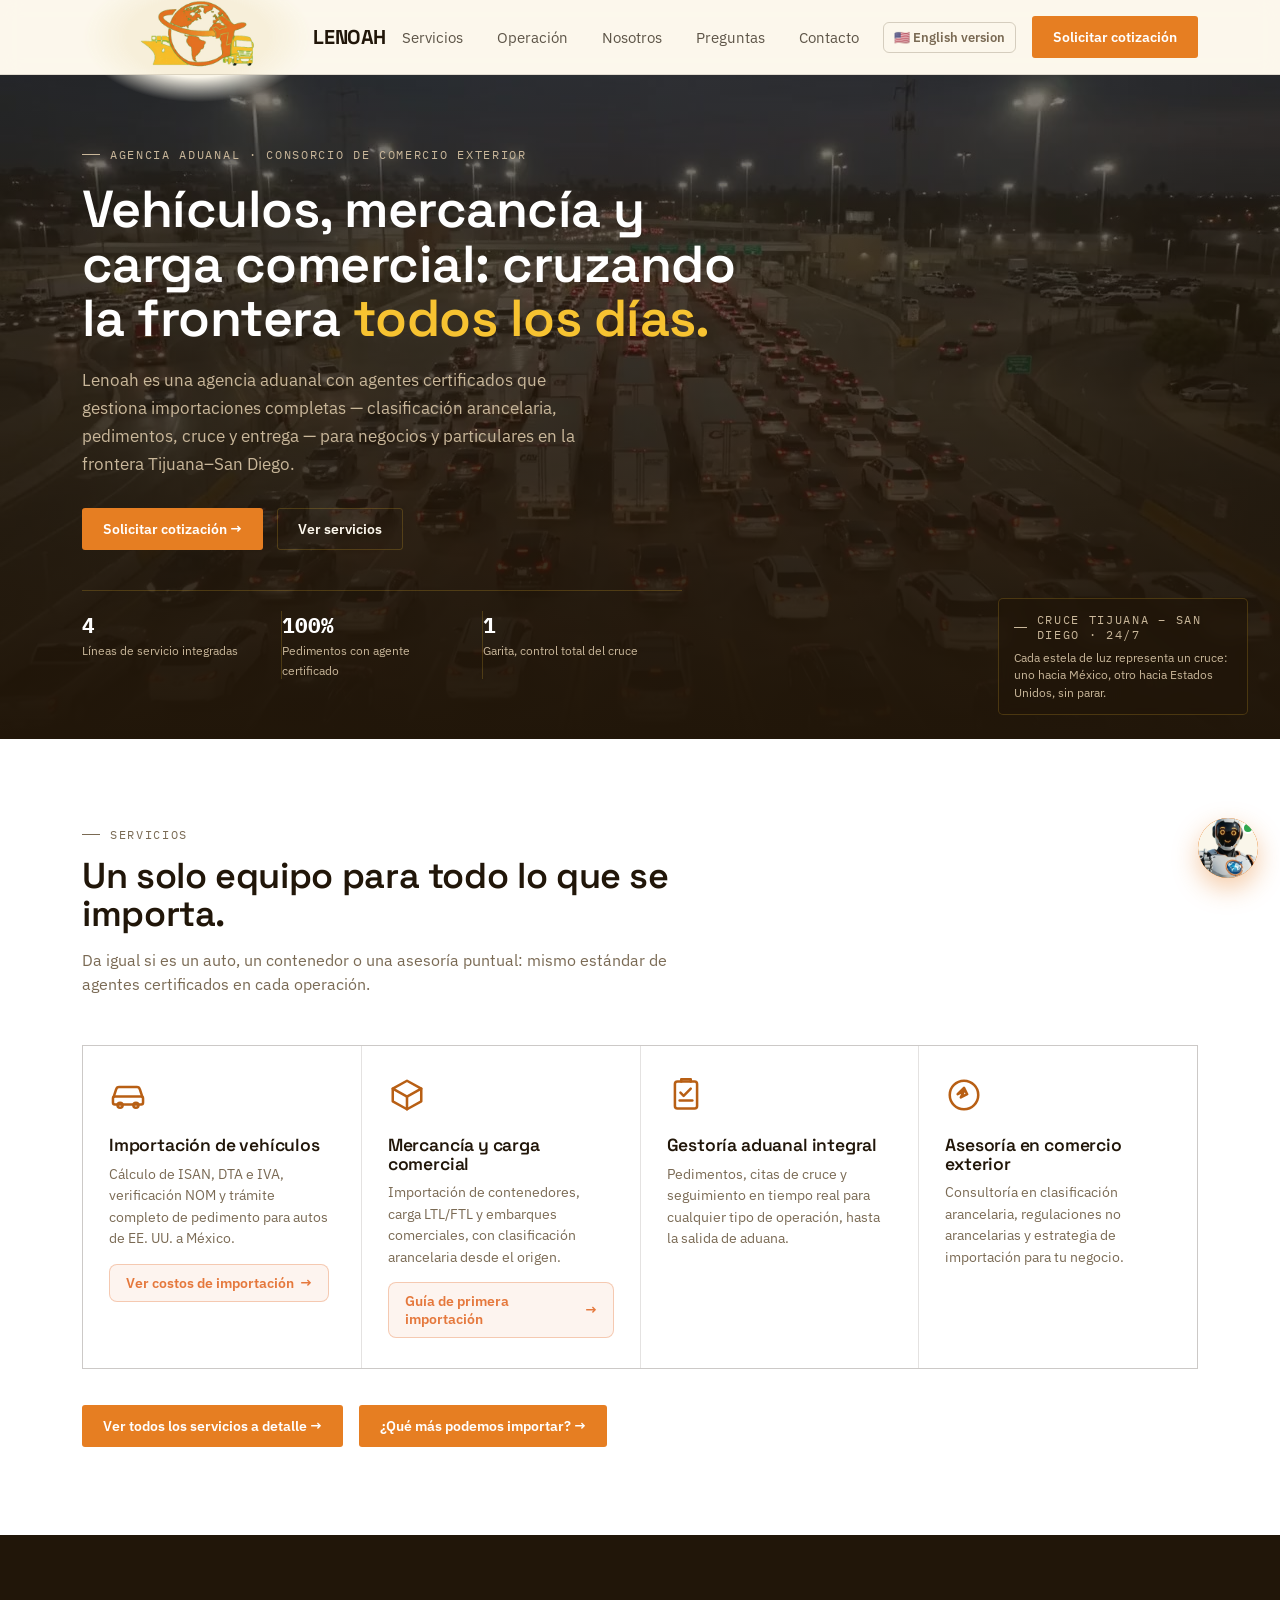
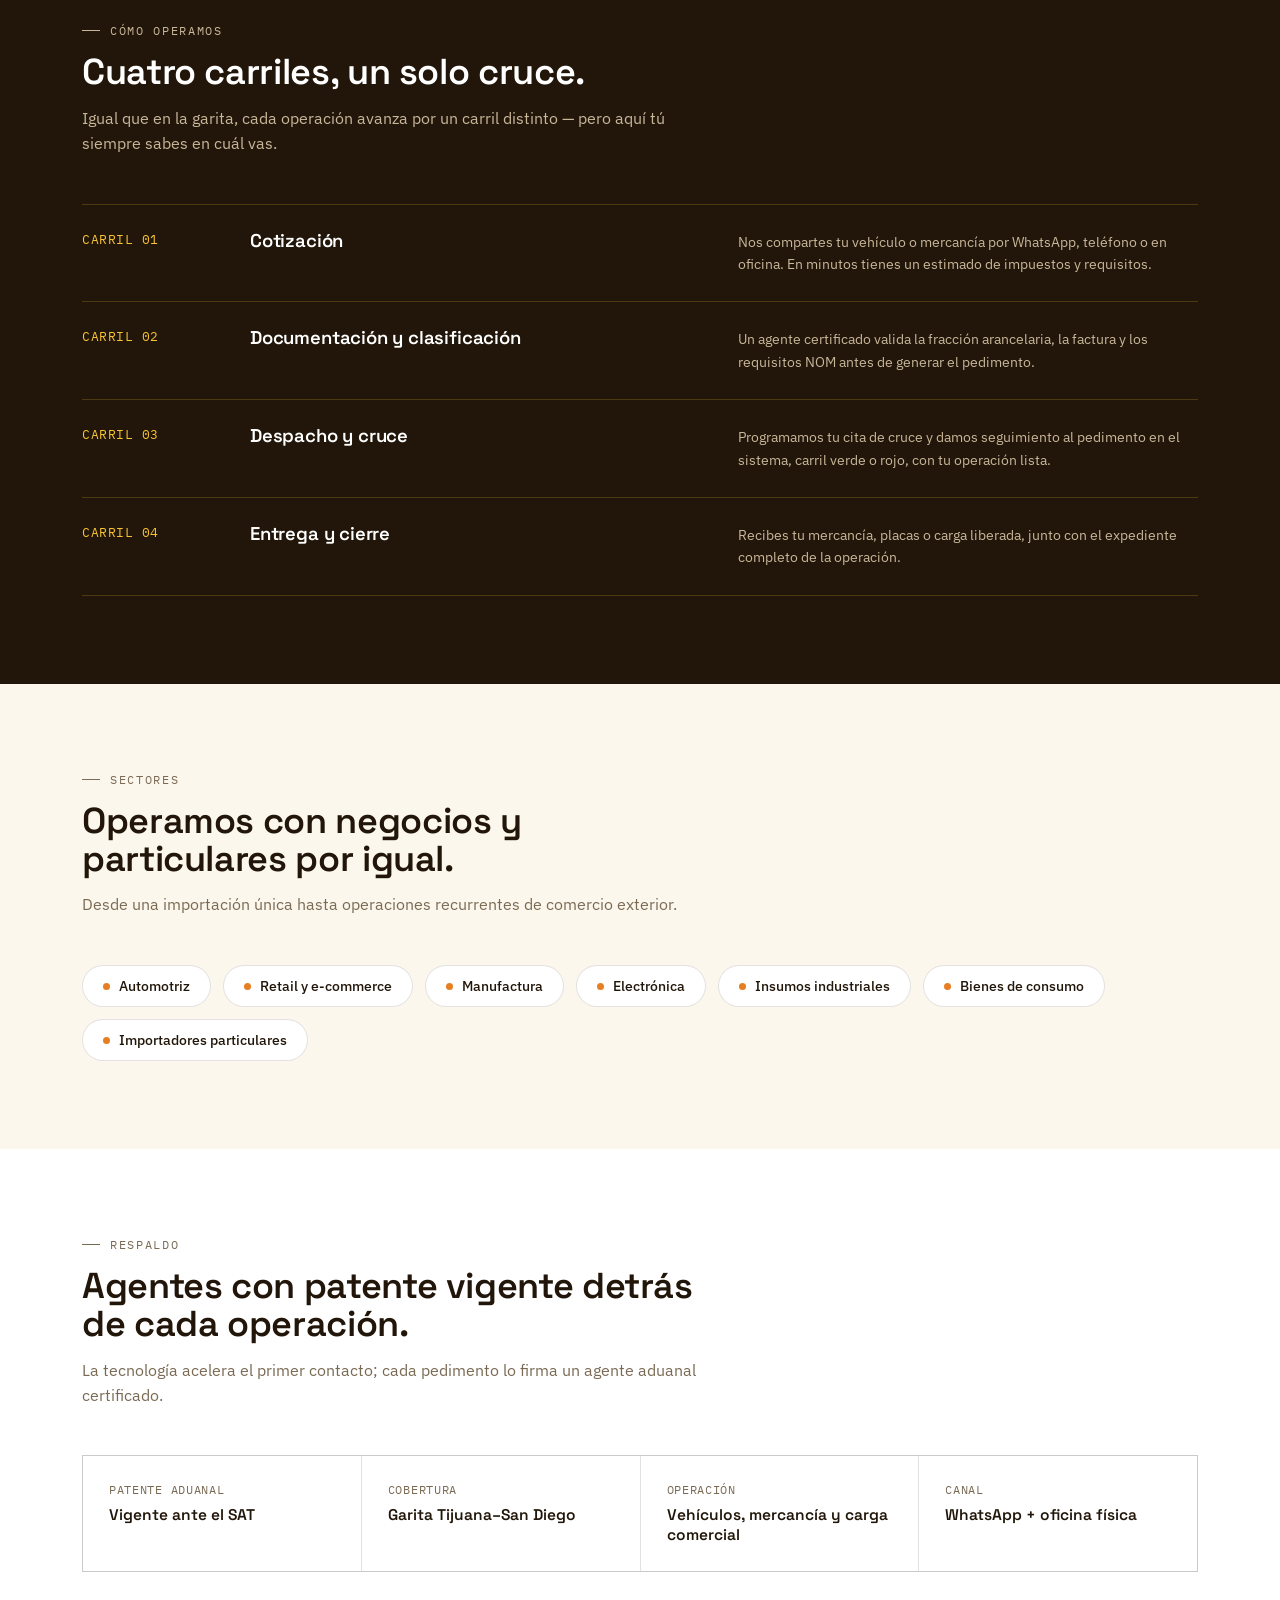
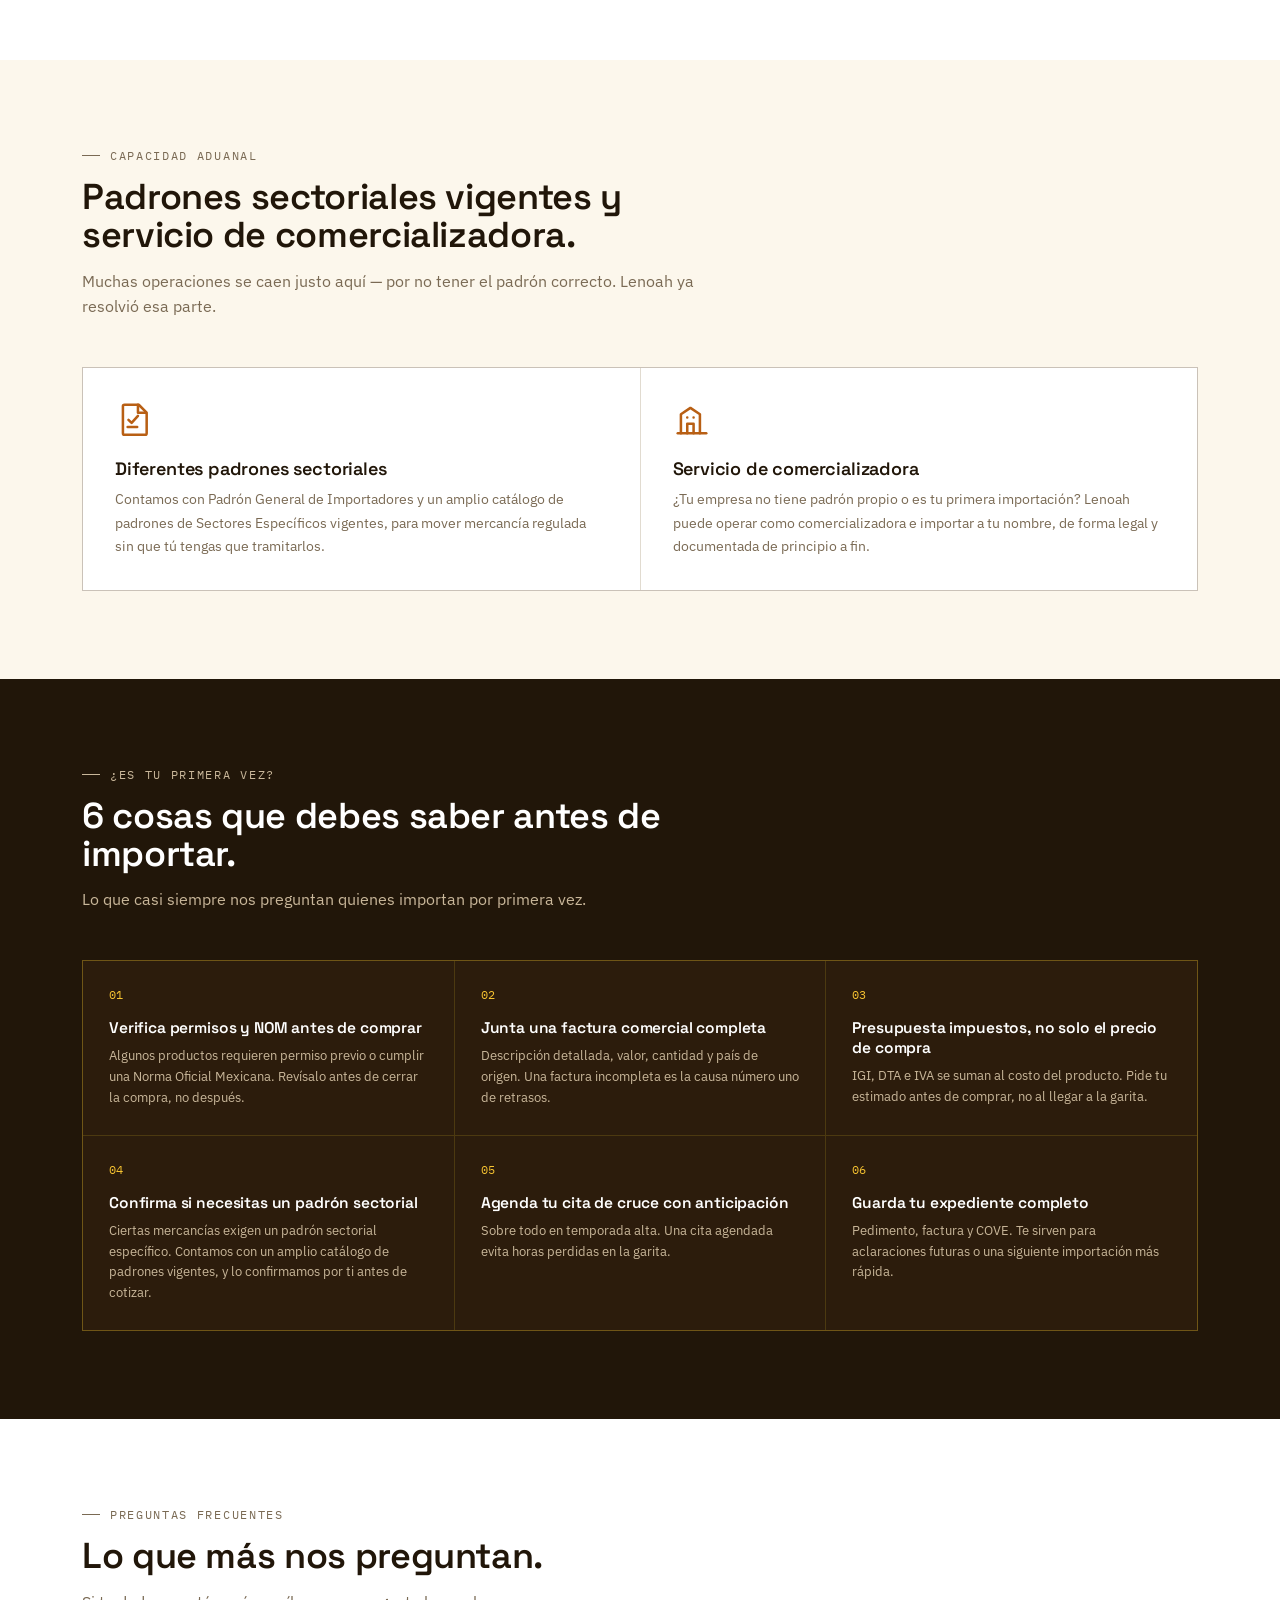
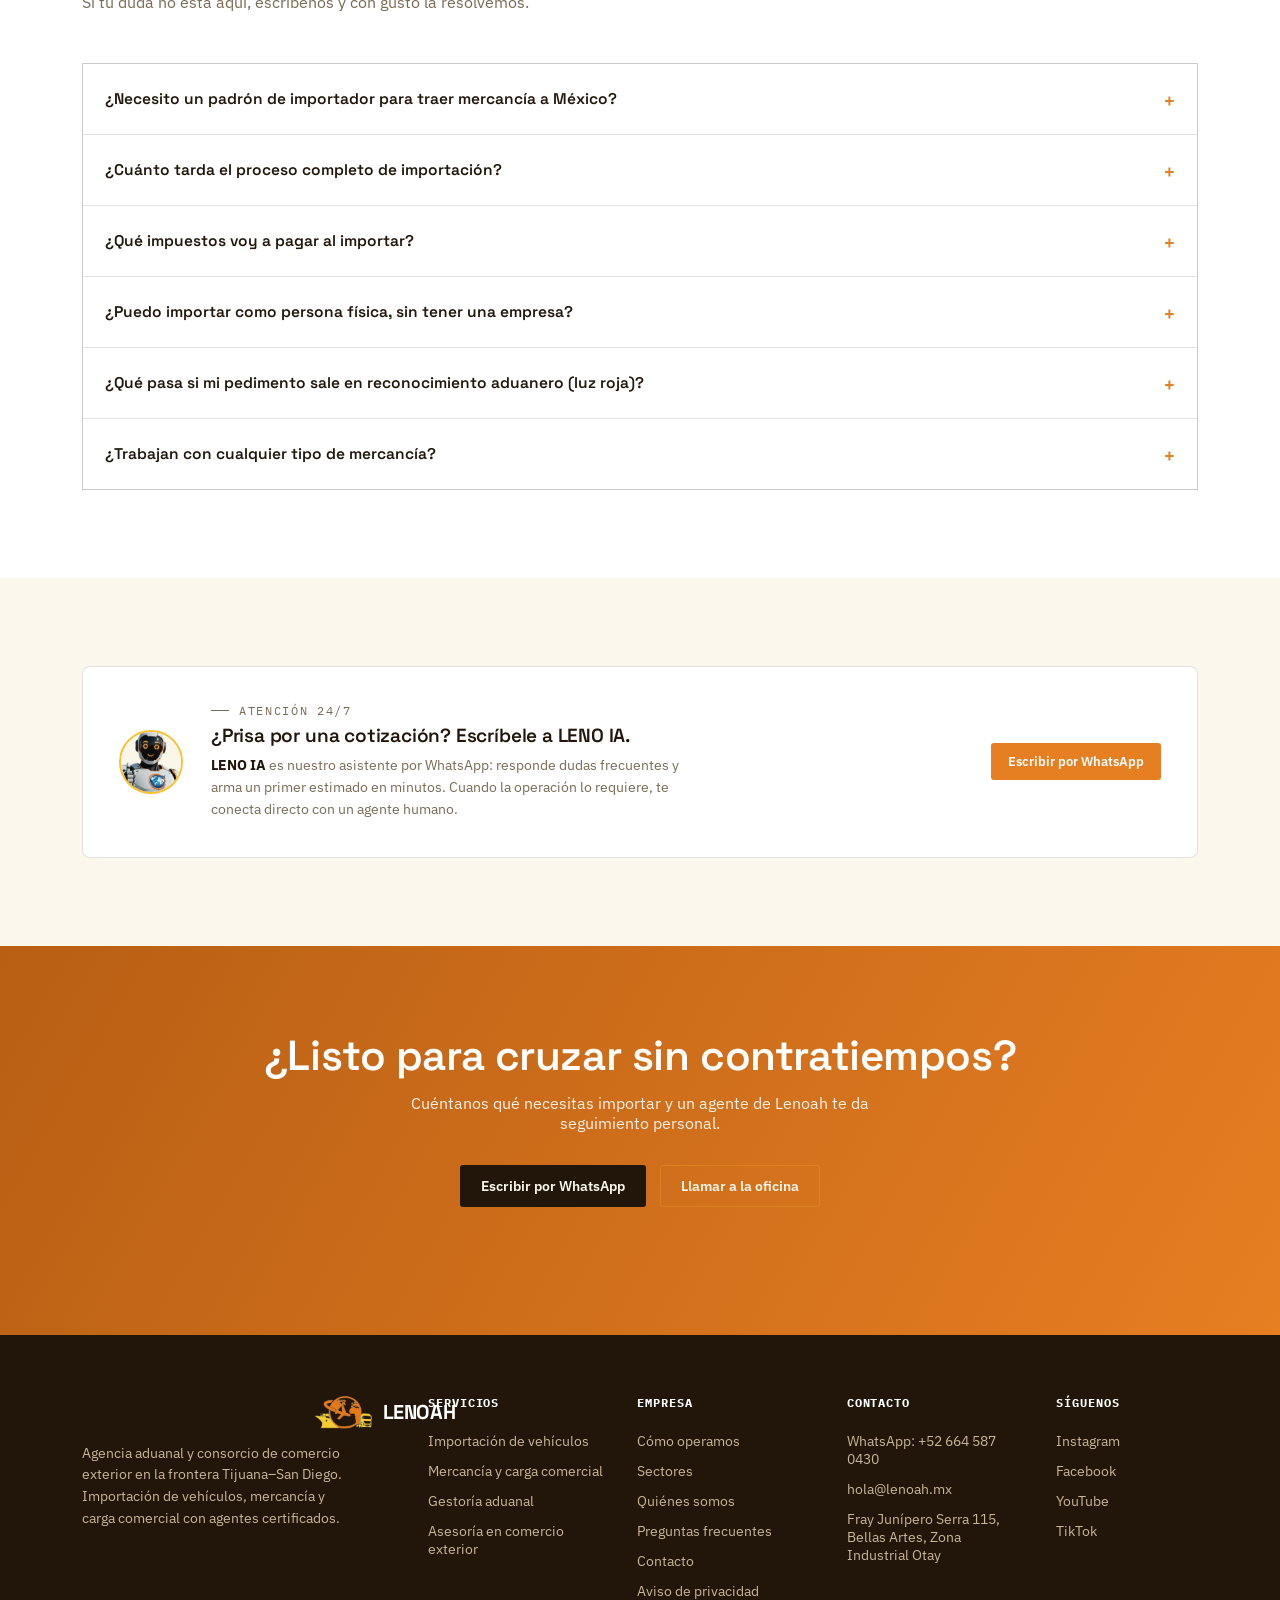
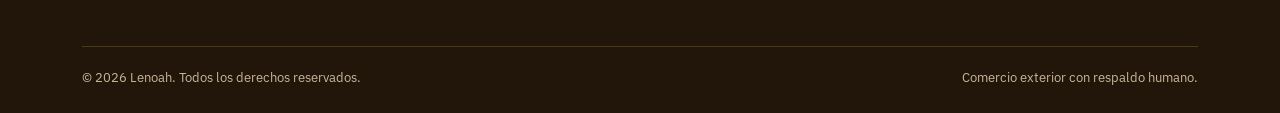
<file: index.html>
<!DOCTYPE html>
<html lang="es-MX">
<head>
<meta charset="UTF-8">
<meta name="viewport" content="width=device-width, initial-scale=1.0">
<title>Agente Aduanal Tijuana | Importar Vehículos y Mercancía a México – Lenoah</title>
<meta name="description" content="Agencia aduanal certificada en Tijuana–San Diego. ¿Cuánto cuesta importar un carro de EE. UU. a México? Cotización en minutos por WhatsApp. Vehículos, mercancía y carga comercial con agentes certificados.">
<link rel="canonical" href="https://agencialenoah.com/">
<link rel="alternate" hreflang="es-mx" href="https://agencialenoah.com/">
<link rel="alternate" hreflang="en" href="https://agencialenoah.com/en/">
<link rel="alternate" hreflang="x-default" href="https://agencialenoah.com/">
<script type="application/ld+json">
{
  "@context": "https://schema.org",
  "@type": "LocalBusiness",
  "@id": "https://agencialenoah.com/#negocio",
  "name": "Lenoah",
  "description": "Agencia aduanal y consorcio de comercio exterior en la frontera Tijuana–San Diego. Importación de vehículos, mercancía y carga comercial con agentes certificados.",
  "url": "https://agencialenoah.com/",
  "telephone": "+526645870430",
  "priceRange": "$$",
  "image": "https://agencialenoah.com/assets/logo-icon.png",
  "address": {
    "@type": "PostalAddress",
    "streetAddress": "Fray Junípero Serra 115, Bellas Artes, Zona Industrial Otay",
    "addressLocality": "Tijuana",
    "addressRegion": "BC",
    "addressCountry": "MX"
  },
  "areaServed": [
    { "@type": "City", "name": "Tijuana" },
    { "@type": "City", "name": "San Diego" }
  ],
  "sameAs": [
    "https://www.instagram.com/agencialenoah",
    "https://www.facebook.com/share/1EirSWpD19/",
    "https://youtube.com/@agencialenoah",
    "https://www.tiktok.com/@agencialenoah"
  ]
}
</script>
<link rel="preconnect" href="https://fonts.googleapis.com">
<link rel="preconnect" href="https://fonts.gstatic.com" crossorigin>
<link href="https://fonts.googleapis.com/css2?family=Space+Grotesk:wght@500;600;700&family=IBM+Plex+Sans:wght@400;500;600&family=IBM+Plex+Mono:wght@500;600&display=swap" rel="stylesheet">
<link rel="icon" type="image/png" href="assets/logo-icon.png">
<link rel="stylesheet" href="assets/styles.css">

<!-- Google tag (gtag.js) -->
<script async src="https://www.googletagmanager.com/gtag/js?id=G-F1V2E6VB3N"></script>
<script>
  window.dataLayer = window.dataLayer || [];
  function gtag(){dataLayer.push(arguments);}
  gtag('js', new Date());

  gtag('config', 'G-F1V2E6VB3N');
</script>
<style>
  .btn-inline-cta {
    display: inline-flex;
    align-items: center;
    gap: 6px;
    margin-top: 14px;
    padding: 9px 16px;
    font-family: 'IBM Plex Sans', sans-serif;
    font-weight: 600;
    font-size: 13.5px;
    color: #E5783C;
    background: rgba(229,120,60,0.08);
    border: 1.5px solid rgba(229,120,60,0.35);
    border-radius: 8px;
    text-decoration: none;
    transition: background 0.2s ease, border-color 0.2s ease, transform 0.15s ease;
  }
  .btn-inline-cta:hover {
    background: rgba(229,120,60,0.16);
    border-color: #E5783C;
    transform: translateY(-1px);
  }
  .btn-inline-cta .cta-arrow {
    transition: transform 0.2s ease;
  }
  .btn-inline-cta:hover .cta-arrow {
    transform: translateX(3px);
  }
  .explore-more-row {
    display: flex;
    flex-wrap: wrap;
    gap: 16px;
    margin-top: 36px;
  }
  :root {
    --logo-h: clamp(48px, 11vw, 130px);
  }
  .logo {
    position: relative;
    display: inline-flex;
    align-items: center;
    padding-left: calc(var(--logo-h) * 1.78);
  }
  .logo video {
    position: absolute;
    left: 0;
    top: 50%;
    transform: translateY(-50%);
    height: var(--logo-h);
    width: auto;
    object-fit: contain;
    pointer-events: none;
    mix-blend-mode: multiply;
    -webkit-mask-image: radial-gradient(closest-side, black 62%, transparent 100%);
    mask-image: radial-gradient(closest-side, black 62%, transparent 100%);
  }
  .asistente-avatar video {
    width: 100%;
    height: 100%;
    object-fit: cover;
    display: block;
  }
  .lang-switch {
    font-size: 13px;
    font-weight: 600;
    color: #7A6A54;
    text-decoration: none;
    margin-left: 8px;
    padding: 6px 10px;
    border: 1px solid rgba(122,106,84,0.3);
    border-radius: 6px;
  }
  .lang-switch:hover { color: #E5783C; border-color: #E5783C; }
</style>
</head>
<body>

<header>
  <nav>
    <a href="#top" class="logo">
      <video autoplay muted loop playsinline preload="auto" poster="assets/logo-header-poster.jpg" aria-hidden="true">
        <source src="assets/logo-header.mp4" type="video/mp4">
      </video>
      LENOAH
    </a>
    <div class="navlinks">
      <a href="servicios.html">Servicios</a>
      <a href="#operacion">Operación</a>
      <a href="nosotros.html">Nosotros</a>
      <a href="#faq">Preguntas</a>
      <a href="#contacto">Contacto</a>
    </div>
    <a href="/en/" class="lang-switch">🇺🇸 English version</a>
    <a href="https://wa.me/526645870430" target="_blank" rel="noopener" class="btn btn-naranja">Solicitar cotización</a>
  </nav>
</header>

<main id="top">

  <!-- HERO -->
  <section class="hero">
    <video
      class="hero-bg-video"
      autoplay
      muted
      loop
      playsinline
      preload="auto"
      poster="assets/hero-bg-poster.jpg"
      aria-hidden="true"
      style="position:absolute; top:0; left:0; width:100%; height:100%; object-fit:cover; z-index:0;">
      <source src="assets/hero-bg.mp4" type="video/mp4">
    </video>
    <div class="wrap">
      <div class="hero-inner">
        <div class="eyebrow on-dark">AGENCIA ADUANAL · CONSORCIO DE COMERCIO EXTERIOR</div>
        <h1>Vehículos, mercancía y carga comercial: cruzando la frontera <em>todos los días.</em></h1>
        <p>Lenoah es una agencia aduanal con agentes certificados que gestiona importaciones completas — clasificación arancelaria, pedimentos, cruce y entrega — para negocios y particulares en la frontera Tijuana–San Diego.</p>
        <div class="hero-ctas">
          <a href="https://wa.me/526645870430" target="_blank" rel="noopener" class="btn btn-naranja">Solicitar cotización →</a>
          <a href="#servicios" class="btn btn-ghost-dark">Ver servicios</a>
        </div>
        <div class="hero-strip">
          <div><strong>4</strong><span>Líneas de servicio integradas</span></div>
          <div><strong>100%</strong><span>Pedimentos con agente certificado</span></div>
          <div><strong>1</strong><span>Garita, control total del cruce</span></div>
        </div>
      </div>
    </div>
    <div class="garita-caption">
      <div class="eyebrow on-dark">CRUCE TIJUANA – SAN DIEGO · 24/7</div>
      <p>Cada estela de luz representa un cruce: uno hacia México, otro hacia Estados Unidos, sin parar.</p>
    </div>
  </section>

  <!-- SERVICIOS -->
  <section class="servicios" id="servicios">
    <div class="wrap">
      <div class="section-head reveal">
        <div class="eyebrow">SERVICIOS</div>
        <h2>Un solo equipo para todo lo que se importa.</h2>
        <p>Da igual si es un auto, un contenedor o una asesoría puntual: mismo estándar de agentes certificados en cada operación.</p>
      </div>
      <div class="serv-grid reveal">
        <div class="serv-card">
          <div class="serv-icon">
            <svg viewBox="0 0 24 24" fill="none" stroke="currentColor" stroke-width="1.6" stroke-linecap="round" stroke-linejoin="round"><path d="M3 13l1.5-4.5A2 2 0 0 1 6.4 7h11.2a2 2 0 0 1 1.9 1.5L21 13"/><rect x="2.5" y="13" width="19" height="5" rx="1.2"/><circle cx="7" cy="18.5" r="1.6"/><circle cx="17" cy="18.5" r="1.6"/></svg>
          </div>
          <h3>Importación de vehículos</h3>
          <p>Cálculo de ISAN, DTA e IVA, verificación NOM y trámite completo de pedimento para autos de EE. UU. a México.</p>
          <a href="costo-importar-vehiculo.html" class="btn-inline-cta">Ver costos de importación <span class="cta-arrow">→</span></a>
        </div>
        <div class="serv-card">
          <div class="serv-icon">
            <svg viewBox="0 0 24 24" fill="none" stroke="currentColor" stroke-width="1.6" stroke-linecap="round" stroke-linejoin="round"><path d="M21 8l-9-5-9 5 9 5 9-5z"/><path d="M3 8v8l9 5 9-5V8"/><path d="M12 13v8"/></svg>
          </div>
          <h3>Mercancía y carga comercial</h3>
          <p>Importación de contenedores, carga LTL/FTL y embarques comerciales, con clasificación arancelaria desde el origen.</p>
          <a href="importar-mercancia-primera-vez.html" class="btn-inline-cta">Guía de primera importación <span class="cta-arrow">→</span></a>
        </div>
        <div class="serv-card">
          <div class="serv-icon">
            <svg viewBox="0 0 24 24" fill="none" stroke="currentColor" stroke-width="1.6" stroke-linecap="round" stroke-linejoin="round"><rect x="5" y="3.5" width="14" height="17" rx="1.6"/><path d="M9 3.5V2h6v1.5"/><path d="M8.5 10.5l2 2 4.5-4.5"/><path d="M8 15.5h8"/></svg>
          </div>
          <h3>Gestoría aduanal integral</h3>
          <p>Pedimentos, citas de cruce y seguimiento en tiempo real para cualquier tipo de operación, hasta la salida de aduana.</p>
        </div>
        <div class="serv-card">
          <div class="serv-icon">
            <svg viewBox="0 0 24 24" fill="none" stroke="currentColor" stroke-width="1.6" stroke-linecap="round" stroke-linejoin="round"><circle cx="12" cy="12" r="9"/><path d="M12 7.5l2 4-4 2 2-4-4 2 4-4z"/></svg>
          </div>
          <h3>Asesoría en comercio exterior</h3>
          <p>Consultoría en clasificación arancelaria, regulaciones no arancelarias y estrategia de importación para tu negocio.</p>
        </div>
      </div>
      <div class="explore-more-row">
        <a href="servicios.html" class="btn btn-naranja">Ver todos los servicios a detalle →</a>
        <a href="que-podemos-importar.html" class="btn btn-naranja">¿Qué más podemos importar? →</a>
      </div>
    </div>
  </section>

  <!-- OPERACIÓN -->
  <section class="operacion" id="operacion">
    <div class="wrap">
      <div class="section-head reveal">
        <div class="eyebrow on-dark">CÓMO OPERAMOS</div>
        <h2>Cuatro carriles, un solo cruce.</h2>
        <p>Igual que en la garita, cada operación avanza por un carril distinto — pero aquí tú siempre sabes en cuál vas.</p>
      </div>
      <div class="carril-list reveal">
        <div class="carril">
          <span class="carril-tag">CARRIL 01</span>
          <h3>Cotización</h3>
          <p>Nos compartes tu vehículo o mercancía por WhatsApp, teléfono o en oficina. En minutos tienes un estimado de impuestos y requisitos.</p>
        </div>
        <div class="carril">
          <span class="carril-tag">CARRIL 02</span>
          <h3>Documentación y clasificación</h3>
          <p>Un agente certificado valida la fracción arancelaria, la factura y los requisitos NOM antes de generar el pedimento.</p>
        </div>
        <div class="carril">
          <span class="carril-tag">CARRIL 03</span>
          <h3>Despacho y cruce</h3>
          <p>Programamos tu cita de cruce y damos seguimiento al pedimento en el sistema, carril verde o rojo, con tu operación lista.</p>
        </div>
        <div class="carril">
          <span class="carril-tag">CARRIL 04</span>
          <h3>Entrega y cierre</h3>
          <p>Recibes tu mercancía, placas o carga liberada, junto con el expediente completo de la operación.</p>
        </div>
      </div>
    </div>
  </section>

  <!-- SECTORES -->
  <section class="sectores" id="sectores">
    <div class="wrap">
      <div class="section-head reveal">
        <div class="eyebrow">SECTORES</div>
        <h2>Operamos con negocios y particulares por igual.</h2>
        <p>Desde una importación única hasta operaciones recurrentes de comercio exterior.</p>
      </div>
      <div class="sector-chips reveal">
        <div class="sector-chip"><span class="sw"></span>Automotriz</div>
        <div class="sector-chip"><span class="sw"></span>Retail y e-commerce</div>
        <div class="sector-chip"><span class="sw"></span>Manufactura</div>
        <div class="sector-chip"><span class="sw"></span>Electrónica</div>
        <div class="sector-chip"><span class="sw"></span>Insumos industriales</div>
        <div class="sector-chip"><span class="sw"></span>Bienes de consumo</div>
        <div class="sector-chip"><span class="sw"></span>Importadores particulares</div>
      </div>
    </div>
  </section>

  <!-- CONFIANZA -->
  <section class="confianza">
    <div class="wrap">
      <div class="section-head reveal">
        <div class="eyebrow">RESPALDO</div>
        <h2>Agentes con patente vigente detrás de cada operación.</h2>
        <p>La tecnología acelera el primer contacto; cada pedimento lo firma un agente aduanal certificado.</p>
      </div>
      <div class="conf-grid reveal">
        <div class="conf-item"><div class="k">Patente aduanal</div><div class="v">Vigente ante el SAT</div></div>
        <div class="conf-item"><div class="k">Cobertura</div><div class="v">Garita Tijuana–San Diego</div></div>
        <div class="conf-item"><div class="k">Operación</div><div class="v">Vehículos, mercancía y carga comercial</div></div>
        <div class="conf-item"><div class="k">Canal</div><div class="v">WhatsApp + oficina física</div></div>
      </div>
    </div>
  </section>

  <!-- PADRONES Y COMERCIALIZADORA -->
  <section class="padrones" id="padrones">
    <div class="wrap">
      <div class="section-head reveal">
        <div class="eyebrow">CAPACIDAD ADUANAL</div>
        <h2>Padrones sectoriales vigentes y servicio de comercializadora.</h2>
        <p>Muchas operaciones se caen justo aquí — por no tener el padrón correcto. Lenoah ya resolvió esa parte.</p>
      </div>
      <div class="padrones-grid reveal">
        <div class="padrones-card">
          <div class="serv-icon">
            <svg viewBox="0 0 24 24" fill="none" stroke="currentColor" stroke-width="1.6" stroke-linecap="round" stroke-linejoin="round"><path d="M6 3h9l5 5v13a1 1 0 0 1-1 1H6a1 1 0 0 1-1-1V4a1 1 0 0 1 1-1z"/><path d="M14.5 3v5h5"/><path d="M8.5 12.5l2 2 4-4.5"/><path d="M8 17h6"/></svg>
          </div>
          <h3>Diferentes padrones sectoriales</h3>
          <p>Contamos con Padrón General de Importadores y un amplio catálogo de padrones de Sectores Específicos vigentes, para mover mercancía regulada sin que tú tengas que tramitarlos.</p>
        </div>
        <div class="padrones-card">
          <div class="serv-icon">
            <svg viewBox="0 0 24 24" fill="none" stroke="currentColor" stroke-width="1.6" stroke-linecap="round" stroke-linejoin="round"><path d="M3 21h18"/><path d="M5 21V9l6-4 6 4v12"/><path d="M9 21v-6h4v6"/><path d="M9 11h.01M13 11h.01"/></svg>
          </div>
          <h3>Servicio de comercializadora</h3>
          <p>¿Tu empresa no tiene padrón propio o es tu primera importación? Lenoah puede operar como comercializadora e importar a tu nombre, de forma legal y documentada de principio a fin.</p>
        </div>
      </div>
    </div>
  </section>

  <!-- TIPS PRIMERA IMPORTACIÓN -->
  <section class="tips">
    <div class="wrap">
      <div class="section-head reveal">
        <div class="eyebrow on-dark">¿ES TU PRIMERA VEZ?</div>
        <h2>6 cosas que debes saber antes de importar.</h2>
        <p>Lo que casi siempre nos preguntan quienes importan por primera vez.</p>
      </div>
      <div class="tips-grid reveal">
        <div class="tip-card">
          <span class="tip-num">01</span>
          <h3>Verifica permisos y NOM antes de comprar</h3>
          <p>Algunos productos requieren permiso previo o cumplir una Norma Oficial Mexicana. Revísalo antes de cerrar la compra, no después.</p>
        </div>
        <div class="tip-card">
          <span class="tip-num">02</span>
          <h3>Junta una factura comercial completa</h3>
          <p>Descripción detallada, valor, cantidad y país de origen. Una factura incompleta es la causa número uno de retrasos.</p>
        </div>
        <div class="tip-card">
          <span class="tip-num">03</span>
          <h3>Presupuesta impuestos, no solo el precio de compra</h3>
          <p>IGI, DTA e IVA se suman al costo del producto. Pide tu estimado antes de comprar, no al llegar a la garita.</p>
        </div>
        <div class="tip-card">
          <span class="tip-num">04</span>
          <h3>Confirma si necesitas un padrón sectorial</h3>
          <p>Ciertas mercancías exigen un padrón sectorial específico. Contamos con un amplio catálogo de padrones vigentes, y lo confirmamos por ti antes de cotizar.</p>
        </div>
        <div class="tip-card">
          <span class="tip-num">05</span>
          <h3>Agenda tu cita de cruce con anticipación</h3>
          <p>Sobre todo en temporada alta. Una cita agendada evita horas perdidas en la garita.</p>
        </div>
        <div class="tip-card">
          <span class="tip-num">06</span>
          <h3>Guarda tu expediente completo</h3>
          <p>Pedimento, factura y COVE. Te sirven para aclaraciones futuras o una siguiente importación más rápida.</p>
        </div>
      </div>
    </div>
  </section>

  <!-- FAQ -->
  <section class="faq" id="faq">
    <div class="wrap">
      <div class="section-head reveal">
        <div class="eyebrow">PREGUNTAS FRECUENTES</div>
        <h2>Lo que más nos preguntan.</h2>
        <p>Si tu duda no está aquí, escríbenos y con gusto la resolvemos.</p>
      </div>
      <div class="faq-list reveal">
        <details class="faq-item">
          <summary><span>¿Necesito un padrón de importador para traer mercancía a México?</span><span class="faq-ico">+</span></summary>
          <p>Sí, en la mayoría de los casos se requiere estar inscrito en el Padrón de Importadores, y para ciertos productos también en un Padrón de Importadores de Sectores Específicos. Si no cuentas con alguno de los dos, Lenoah puede operar como comercializadora e importar a tu nombre.</p>
        </details>
        <details class="faq-item">
          <summary><span>¿Cuánto tarda el proceso completo de importación?</span><span class="faq-ico">+</span></summary>
          <p>Depende del tipo de mercancía y si tu pedimento resulta en reconocimiento aduanero (revisión física) o desaduanamiento libre. Una vez con la documentación completa, el trámite y cruce suelen resolverse en un par de días hábiles.</p>
        </details>
        <details class="faq-item">
          <summary><span>¿Qué impuestos voy a pagar al importar?</span><span class="faq-ico">+</span></summary>
          <p>En general se calculan el Impuesto General de Importación (IGI), el Derecho de Trámite Aduanero (DTA) y el IVA. Para vehículos se suma también el ISAN. Te damos un estimado antes de que decidas avanzar.</p>
        </details>
        <details class="faq-item">
          <summary><span>¿Puedo importar como persona física, sin tener una empresa?</span><span class="faq-ico">+</span></summary>
          <p>Sí, dependiendo del tipo y valor de la mercancía. En varios casos también podemos apoyarte con nuestro servicio de comercializadora si tú no cuentas con el padrón requerido.</p>
        </details>
        <details class="faq-item">
          <summary><span>¿Qué pasa si mi pedimento sale en reconocimiento aduanero (luz roja)?</span><span class="faq-ico">+</span></summary>
          <p>Un agente certificado te acompaña durante la revisión física. Por eso cuidamos que la documentación y clasificación arancelaria estén correctas desde el inicio: reduce el riesgo de observaciones.</p>
        </details>
        <details class="faq-item">
          <summary><span>¿Trabajan con cualquier tipo de mercancía?</span><span class="faq-ico">+</span></summary>
          <p>Manejamos vehículos, carga comercial y mercancía general. Para sectores regulados bajo padrones específicos, lo confirmamos contigo antes de cotizar para asegurarnos de que podemos operar tu importación.</p>
        </details>
      </div>
    </div>
  </section>

  <!-- ASISTENTE LENO IA (módulo secundario) -->
  <section class="asistente">
    <div class="wrap">
      <div class="asistente-card reveal">
        <div class="asistente-avatar">
          <video autoplay muted loop playsinline preload="auto" poster="assets/bot-avatar-poster.jpg" aria-hidden="true">
            <source src="assets/bot-avatar.mp4" type="video/mp4">
          </video>
        </div>
        <div class="asistente-copy">
          <div class="eyebrow">ATENCIÓN 24/7</div>
          <h3>¿Prisa por una cotización? Escríbele a LENO IA.</h3>
          <p><strong>LENO IA</strong> es nuestro asistente por WhatsApp: responde dudas frecuentes y arma un primer estimado en minutos. Cuando la operación lo requiere, te conecta directo con un agente humano.</p>
        </div>
        <a href="https://wa.me/526645870430" target="_blank" rel="noopener" class="btn btn-naranja btn-sm">Escribir por WhatsApp</a>
      </div>
    </div>
  </section>

  <!-- CTA FINAL -->
  <section class="cta-final" id="contacto">
    <div class="wrap">
      <div class="reveal">
        <h2>¿Listo para cruzar sin contratiempos?</h2>
        <p>Cuéntanos qué necesitas importar y un agente de Lenoah te da seguimiento personal.</p>
        <div class="hero-ctas" style="justify-content:center;">
          <a href="https://wa.me/526645870430" target="_blank" rel="noopener" class="btn btn-primary">Escribir por WhatsApp</a>
          <a href="tel:+526645870430" class="btn btn-ghost-dark">Llamar a la oficina</a>
        </div>
      </div>
    </div>
  </section>

</main>

<footer>
  <div class="wrap">
    <div class="foot-grid">
      <div class="foot-brand">
        <a href="#top" class="logo"><img src="assets/logo-icon.png" alt="Lenoah">LENOAH</a>
        <p>Agencia aduanal y consorcio de comercio exterior en la frontera Tijuana–San Diego. Importación de vehículos, mercancía y carga comercial con agentes certificados.</p>
      </div>
      <div class="foot-col">
        <h4>Servicios</h4>
        <a href="servicios.html">Importación de vehículos</a>
        <a href="servicios.html">Mercancía y carga comercial</a>
        <a href="servicios.html">Gestoría aduanal</a>
        <a href="servicios.html">Asesoría en comercio exterior</a>
      </div>
      <div class="foot-col">
        <h4>Empresa</h4>
        <a href="#operacion">Cómo operamos</a>
        <a href="#sectores">Sectores</a>
        <a href="nosotros.html">Quiénes somos</a>
        <a href="#faq">Preguntas frecuentes</a>
        <a href="#contacto">Contacto</a>
        <a href="#">Aviso de privacidad</a>
      </div>
      <div class="foot-col">
        <h4>Contacto</h4>
        <a href="https://wa.me/526645870430" target="_blank" rel="noopener">WhatsApp: +52 664 587 0430</a>
        <a href="mailto:hola@lenoah.mx">hola@lenoah.mx</a>
        <a href="https://www.google.com/maps/search/?api=1&query=Calle%20Fray%20Jun%C3%ADpero%20Serra%20115%2C%20Bellas%20Artes%2C%20Zona%20Industrial%20Otay%2C%20Tijuana%2C%20B.C." target="_blank" rel="noopener">Fray Junípero Serra 115, Bellas Artes, Zona Industrial Otay</a>
      </div>
      <div class="foot-col">
        <h4>Síguenos</h4>
        <a href="https://www.instagram.com/agencialenoah?igsh=MW9pZHBoZXhkcm4xYQ==" target="_blank" rel="noopener">Instagram</a>
        <a href="https://www.facebook.com/share/1EirSWpD19/" target="_blank" rel="noopener">Facebook</a>
        <a href="https://youtube.com/@agencialenoah?si=c4Mpdcs2uhXX8nxL" target="_blank" rel="noopener">YouTube</a>
        <a href="https://www.tiktok.com/@agencialenoah?_r=1&_t=ZS-98e3TfCi9K5" target="_blank" rel="noopener">TikTok</a>
      </div>
    </div>
    <div class="foot-bottom">
      <span>© 2026 Lenoah. Todos los derechos reservados.</span>
      <span>Comercio exterior con respaldo humano.</span>
    </div>
  </div>
</footer>

<script>
  const revealEls = document.querySelectorAll('.reveal');
  const io = new IntersectionObserver((entries)=>{
    entries.forEach(e=>{
      if(e.isIntersecting){ e.target.classList.add('show'); io.unobserve(e.target); }
    });
  }, {threshold:0.15});
  revealEls.forEach(el=>io.observe(el));

</script>

<script src="assets/chat-widget.js"></script>
</body>
</html>
</file>
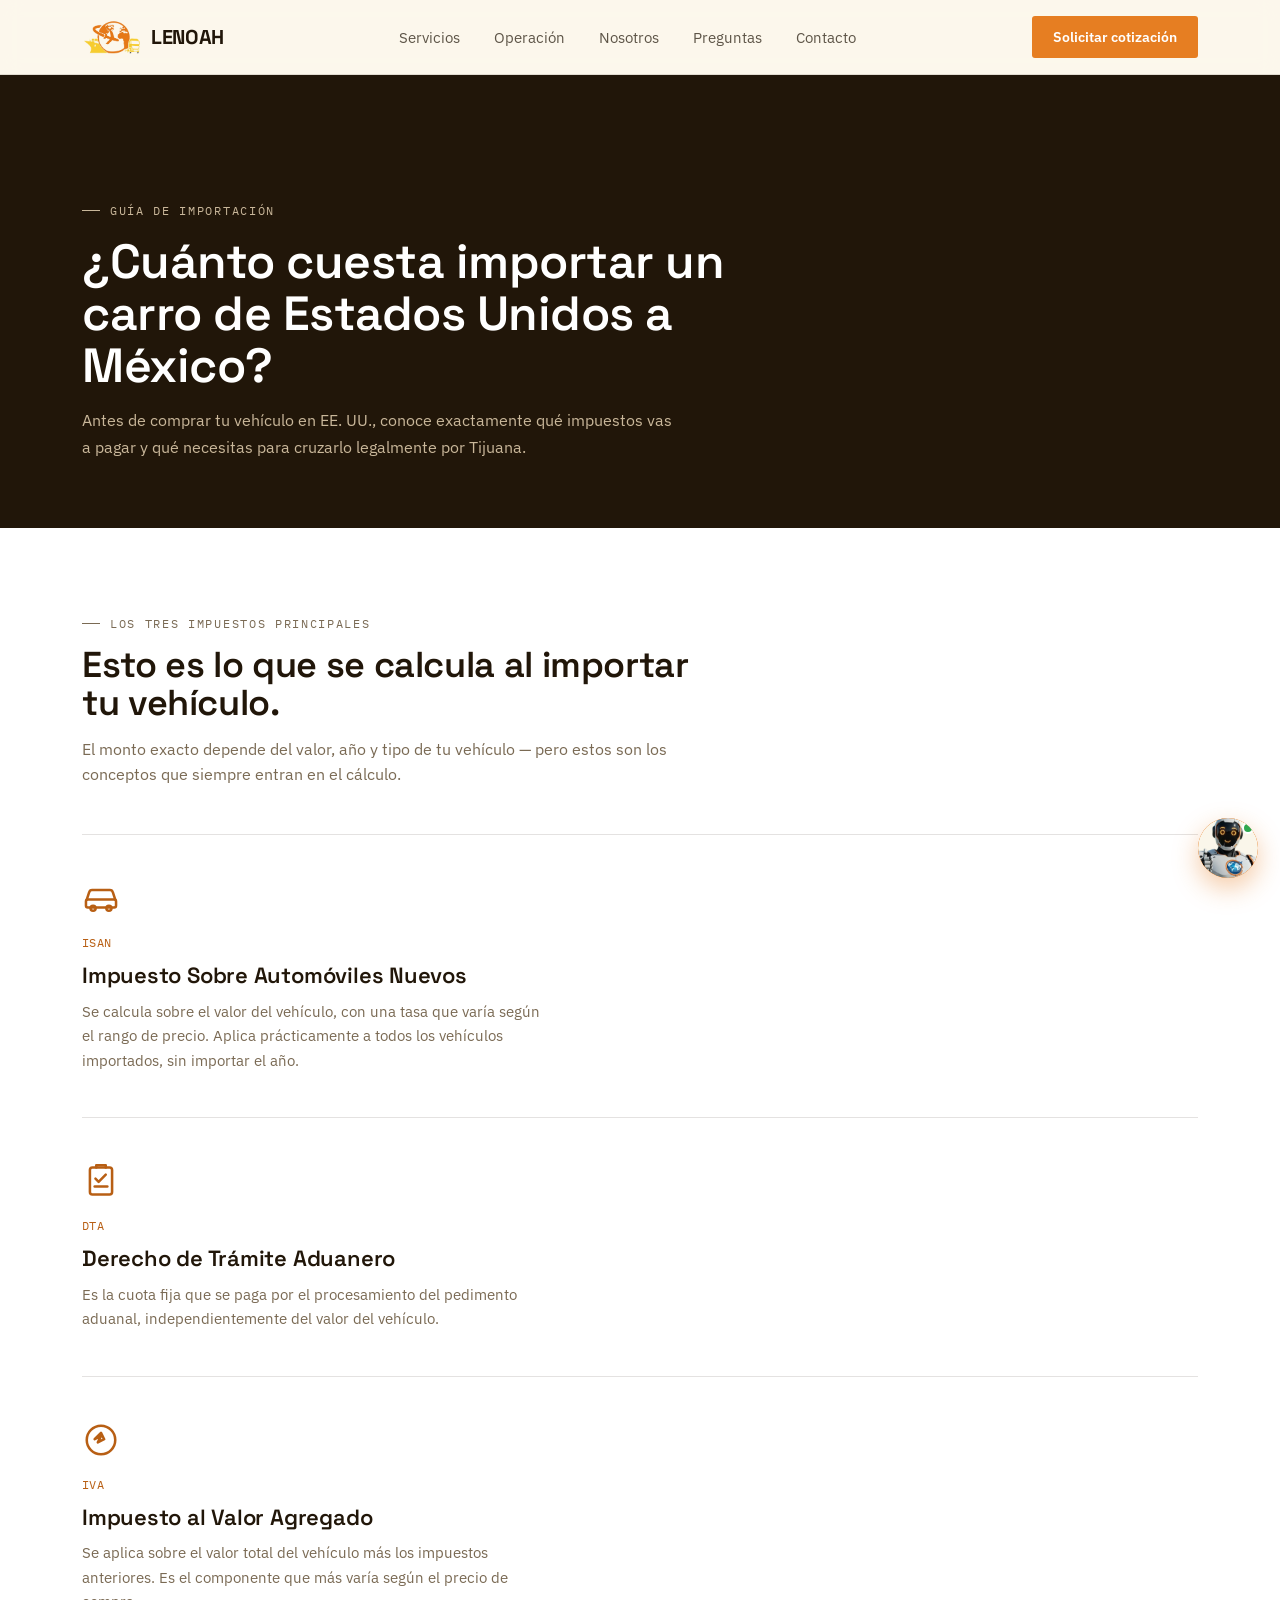
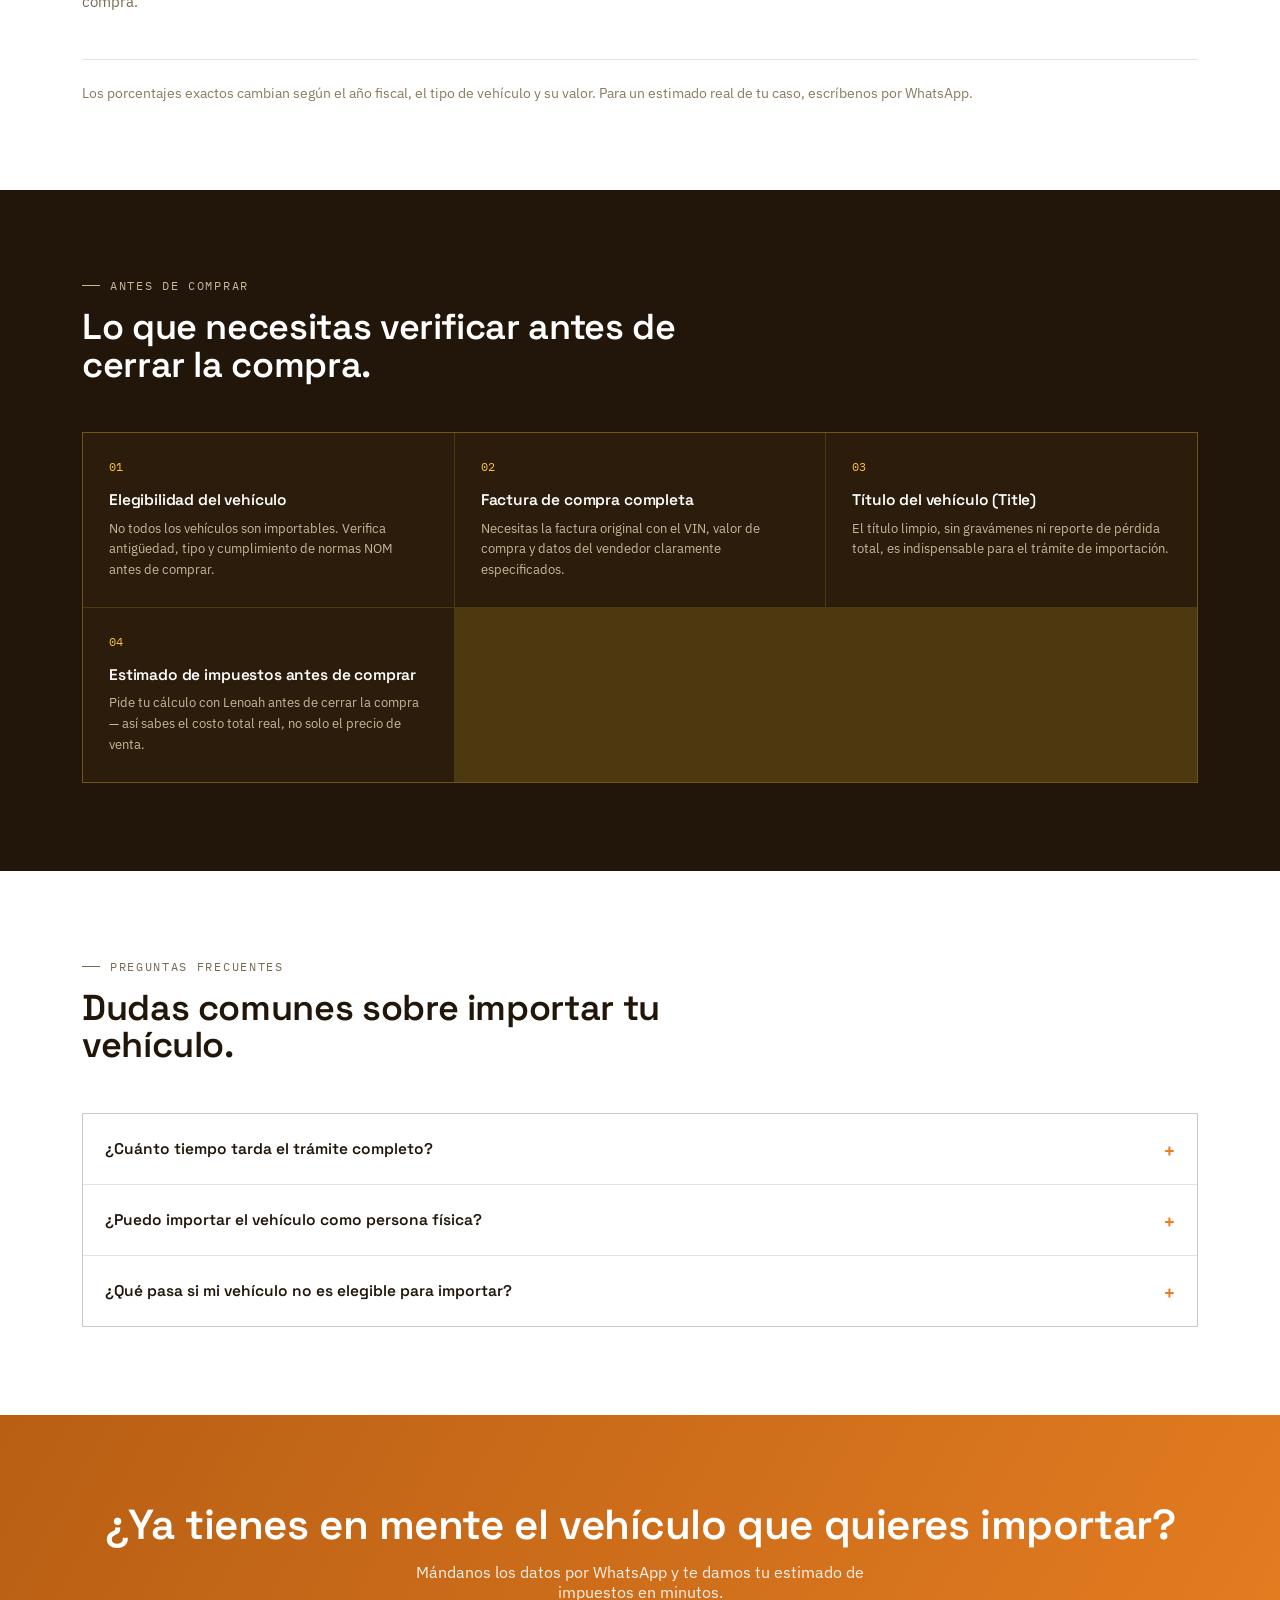
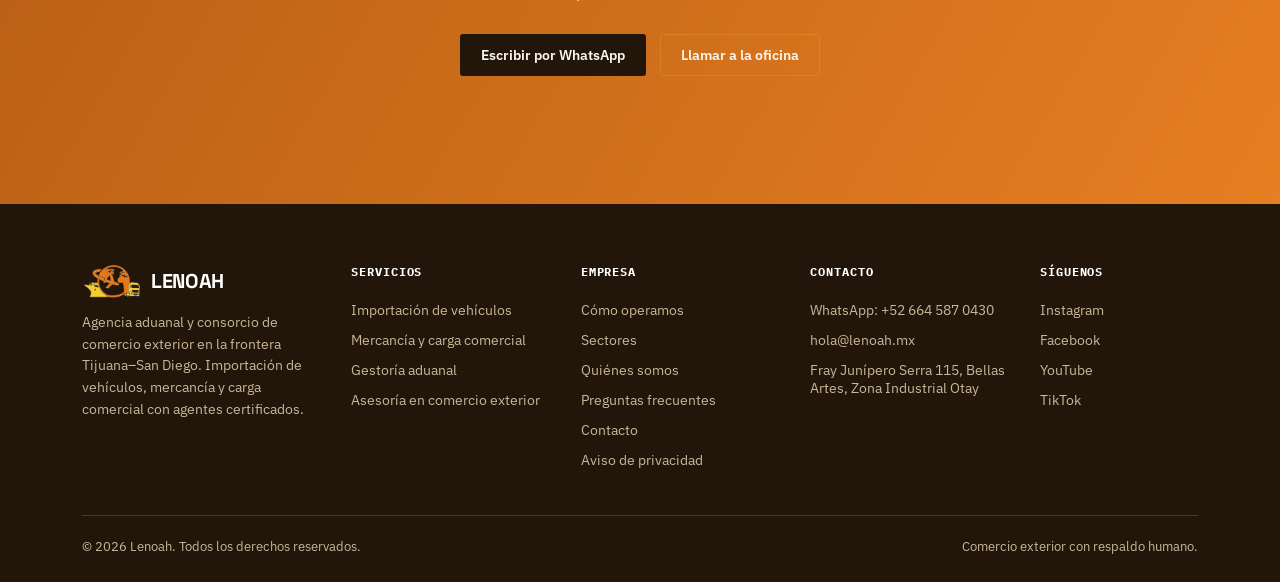
<file: costo-importar-vehiculo.html>
<!DOCTYPE html>
<html lang="es-MX">
<head>
<meta charset="UTF-8">
<meta name="viewport" content="width=device-width, initial-scale=1.0">
<title>¿Cuánto Cuesta Importar un Carro de EE. UU. a México? | Lenoah Tijuana</title>
<meta name="description" content="Calcula cuánto pagarás de ISAN, DTA e IVA al importar tu vehículo de Estados Unidos a México por Tijuana. Guía completa de requisitos y costos con Lenoah, agencia aduanal certificada.">
<link rel="canonical" href="https://agencialenoah.com/costo-importar-vehiculo.html">
<link rel="preconnect" href="https://fonts.googleapis.com">
<link rel="preconnect" href="https://fonts.gstatic.com" crossorigin>
<link href="https://fonts.googleapis.com/css2?family=Space+Grotesk:wght@500;600;700&family=IBM+Plex+Sans:wght@400;500;600&family=IBM+Plex+Mono:wght@500;600&display=swap" rel="stylesheet">
<link rel="icon" type="image/png" href="assets/logo-icon.png">
<link rel="stylesheet" href="assets/styles.css">

<!-- Google tag (gtag.js) -->
<script async src="https://www.googletagmanager.com/gtag/js?id=G-F1V2E6VB3N"></script>
<script>
  window.dataLayer = window.dataLayer || [];
  function gtag(){dataLayer.push(arguments);}
  gtag('js', new Date());
  gtag('config', 'G-F1V2E6VB3N');
</script>

<script type="application/ld+json">
{
  "@context": "https://schema.org",
  "@type": "FAQPage",
  "mainEntity": [
    {
      "@type": "Question",
      "name": "¿Cuánto cuesta importar un carro de Estados Unidos a México?",
      "acceptedAnswer": {
        "@type": "Answer",
        "text": "El costo depende del valor, año y tipo de vehículo. Se calculan tres impuestos principales: ISAN, DTA e IVA, más el trámite del pedimento. Lenoah te da un estimado exacto antes de que decidas importar."
      }
    },
    {
      "@type": "Question",
      "name": "¿Qué es el ISAN al importar un vehículo?",
      "acceptedAnswer": {
        "@type": "Answer",
        "text": "El ISAN (Impuesto Sobre Automóviles Nuevos) aplica sobre el valor del vehículo y varía según el modelo y año. Es uno de los tres impuestos principales al importar un carro a México."
      }
    },
    {
      "@type": "Question",
      "name": "¿Todos los vehículos se pueden importar de Estados Unidos a México?",
      "acceptedAnswer": {
        "@type": "Answer",
        "text": "No todos. Algunos vehículos no son elegibles por antigüedad, tipo o normativa NOM. Lenoah verifica la elegibilidad de tu vehículo antes de iniciar cualquier trámite."
      }
    }
  ]
}
</script>
</head>
<body>

<header>
  <nav>
    <a href="index.html" class="logo"><img src="assets/logo-icon.png" alt="Lenoah">LENOAH</a>
    <div class="navlinks">
      <a href="servicios.html">Servicios</a>
      <a href="index.html#operacion">Operación</a>
      <a href="nosotros.html">Nosotros</a>
      <a href="index.html#faq">Preguntas</a>
      <a href="#contacto">Contacto</a>
    </div>
    <a href="https://wa.me/526645870430" target="_blank" rel="noopener" class="btn btn-naranja">Solicitar cotización</a>
  </nav>
</header>

<main>

  <!-- BANNER -->
  <section class="page-banner">
    <div class="wrap">
      <div class="eyebrow on-dark">GUÍA DE IMPORTACIÓN</div>
      <h1>¿Cuánto cuesta importar un carro de Estados Unidos a México?</h1>
      <p>Antes de comprar tu vehículo en EE. UU., conoce exactamente qué impuestos vas a pagar y qué necesitas para cruzarlo legalmente por Tijuana.</p>
    </div>
  </section>

  <!-- IMPUESTOS -->
  <section class="servicios-detalle" id="impuestos">
    <div class="wrap">
      <div class="section-head reveal">
        <div class="eyebrow">LOS TRES IMPUESTOS PRINCIPALES</div>
        <h2>Esto es lo que se calcula al importar tu vehículo.</h2>
        <p>El monto exacto depende del valor, año y tipo de tu vehículo — pero estos son los conceptos que siempre entran en el cálculo.</p>
      </div>
      <div class="sd-list">

        <div class="sd-item reveal">
          <div class="sd-info">
            <div class="serv-icon">
              <svg viewBox="0 0 24 24" fill="none" stroke="currentColor" stroke-width="1.6" stroke-linecap="round" stroke-linejoin="round"><path d="M3 13l1.5-4.5A2 2 0 0 1 6.4 7h11.2a2 2 0 0 1 1.9 1.5L21 13"/><rect x="2.5" y="13" width="19" height="5" rx="1.2"/><circle cx="7" cy="18.5" r="1.6"/><circle cx="17" cy="18.5" r="1.6"/></svg>
            </div>
            <span class="sd-tag">ISAN</span>
            <h3>Impuesto Sobre Automóviles Nuevos</h3>
            <p>Se calcula sobre el valor del vehículo, con una tasa que varía según el rango de precio. Aplica prácticamente a todos los vehículos importados, sin importar el año.</p>
          </div>
        </div>

        <div class="sd-item reveal">
          <div class="sd-info">
            <div class="serv-icon">
              <svg viewBox="0 0 24 24" fill="none" stroke="currentColor" stroke-width="1.6" stroke-linecap="round" stroke-linejoin="round"><rect x="5" y="3.5" width="14" height="17" rx="1.6"/><path d="M9 3.5V2h6v1.5"/><path d="M8.5 10.5l2 2 4.5-4.5"/><path d="M8 15.5h8"/></svg>
            </div>
            <span class="sd-tag">DTA</span>
            <h3>Derecho de Trámite Aduanero</h3>
            <p>Es la cuota fija que se paga por el procesamiento del pedimento aduanal, independientemente del valor del vehículo.</p>
          </div>
        </div>

        <div class="sd-item reveal">
          <div class="sd-info">
            <div class="serv-icon">
              <svg viewBox="0 0 24 24" fill="none" stroke="currentColor" stroke-width="1.6" stroke-linecap="round" stroke-linejoin="round"><circle cx="12" cy="12" r="9"/><path d="M12 7.5l2 4-4 2 2-4-4 2 4-4z"/></svg>
            </div>
            <span class="sd-tag">IVA</span>
            <h3>Impuesto al Valor Agregado</h3>
            <p>Se aplica sobre el valor total del vehículo más los impuestos anteriores. Es el componente que más varía según el precio de compra.</p>
          </div>
        </div>

      </div>
      <p style="margin-top:24px; color:#8A7A5E; font-size:14px;">Los porcentajes exactos cambian según el año fiscal, el tipo de vehículo y su valor. Para un estimado real de tu caso, escríbenos por WhatsApp.</p>
    </div>
  </section>

  <!-- REQUISITOS -->
  <section class="tips">
    <div class="wrap">
      <div class="section-head reveal">
        <div class="eyebrow on-dark">ANTES DE COMPRAR</div>
        <h2>Lo que necesitas verificar antes de cerrar la compra.</h2>
      </div>
      <div class="tips-grid reveal">
        <div class="tip-card">
          <span class="tip-num">01</span>
          <h3>Elegibilidad del vehículo</h3>
          <p>No todos los vehículos son importables. Verifica antigüedad, tipo y cumplimiento de normas NOM antes de comprar.</p>
        </div>
        <div class="tip-card">
          <span class="tip-num">02</span>
          <h3>Factura de compra completa</h3>
          <p>Necesitas la factura original con el VIN, valor de compra y datos del vendedor claramente especificados.</p>
        </div>
        <div class="tip-card">
          <span class="tip-num">03</span>
          <h3>Título del vehículo (Title)</h3>
          <p>El título limpio, sin gravámenes ni reporte de pérdida total, es indispensable para el trámite de importación.</p>
        </div>
        <div class="tip-card">
          <span class="tip-num">04</span>
          <h3>Estimado de impuestos antes de comprar</h3>
          <p>Pide tu cálculo con Lenoah antes de cerrar la compra — así sabes el costo total real, no solo el precio de venta.</p>
        </div>
      </div>
    </div>
  </section>

  <!-- FAQ -->
  <section class="faq" id="faq">
    <div class="wrap">
      <div class="section-head reveal">
        <div class="eyebrow">PREGUNTAS FRECUENTES</div>
        <h2>Dudas comunes sobre importar tu vehículo.</h2>
      </div>
      <div class="faq-list reveal">
        <details class="faq-item">
          <summary><span>¿Cuánto tiempo tarda el trámite completo?</span><span class="faq-ico">+</span></summary>
          <p>Con la documentación completa, el trámite y cruce suelen resolverse en un par de días hábiles, salvo que tu pedimento entre a reconocimiento aduanero (revisión física), lo cual puede extender el tiempo.</p>
        </details>
        <details class="faq-item">
          <summary><span>¿Puedo importar el vehículo como persona física?</span><span class="faq-ico">+</span></summary>
          <p>Sí, la mayoría de las importaciones de vehículos particulares se hacen como persona física, sin necesidad de una empresa.</p>
        </details>
        <details class="faq-item">
          <summary><span>¿Qué pasa si mi vehículo no es elegible para importar?</span><span class="faq-ico">+</span></summary>
          <p>Te lo confirmamos antes de que compres, precisamente para evitar que adquieras un vehículo que después no se pueda nacionalizar.</p>
        </details>
      </div>
    </div>
  </section>

  <!-- CTA FINAL -->
  <section class="cta-final" id="contacto">
    <div class="wrap">
      <div class="reveal">
        <h2>¿Ya tienes en mente el vehículo que quieres importar?</h2>
        <p>Mándanos los datos por WhatsApp y te damos tu estimado de impuestos en minutos.</p>
        <div class="hero-ctas" style="justify-content:center;">
          <a href="https://wa.me/526645870430" target="_blank" rel="noopener" class="btn btn-primary">Escribir por WhatsApp</a>
          <a href="tel:+526645870430" class="btn btn-ghost-dark">Llamar a la oficina</a>
        </div>
      </div>
    </div>
  </section>

</main>

<footer>
  <div class="wrap">
    <div class="foot-grid">
      <div class="foot-brand">
        <a href="index.html" class="logo"><img src="assets/logo-icon.png" alt="Lenoah">LENOAH</a>
        <p>Agencia aduanal y consorcio de comercio exterior en la frontera Tijuana–San Diego. Importación de vehículos, mercancía y carga comercial con agentes certificados.</p>
      </div>
      <div class="foot-col">
        <h4>Servicios</h4>
        <a href="servicios.html">Importación de vehículos</a>
        <a href="servicios.html">Mercancía y carga comercial</a>
        <a href="servicios.html">Gestoría aduanal</a>
        <a href="servicios.html">Asesoría en comercio exterior</a>
      </div>
      <div class="foot-col">
        <h4>Empresa</h4>
        <a href="index.html#operacion">Cómo operamos</a>
        <a href="index.html#sectores">Sectores</a>
        <a href="nosotros.html">Quiénes somos</a>
        <a href="index.html#faq">Preguntas frecuentes</a>
        <a href="#contacto">Contacto</a>
        <a href="#">Aviso de privacidad</a>
      </div>
      <div class="foot-col">
        <h4>Contacto</h4>
        <a href="https://wa.me/526645870430" target="_blank" rel="noopener">WhatsApp: +52 664 587 0430</a>
        <a href="mailto:hola@lenoah.mx">hola@lenoah.mx</a>
        <a href="https://www.google.com/maps/search/?api=1&query=Calle%20Fray%20Jun%C3%ADpero%20Serra%20115%2C%20Bellas%20Artes%2C%20Zona%20Industrial%20Otay%2C%20Tijuana%2C%20B.C." target="_blank" rel="noopener">Fray Junípero Serra 115, Bellas Artes, Zona Industrial Otay</a>
      </div>
      <div class="foot-col">
        <h4>Síguenos</h4>
        <a href="https://www.instagram.com/agencialenoah" target="_blank" rel="noopener">Instagram</a>
        <a href="https://www.facebook.com/share/1EirSWpD19/" target="_blank" rel="noopener">Facebook</a>
        <a href="https://youtube.com/@agencialenoah" target="_blank" rel="noopener">YouTube</a>
        <a href="https://www.tiktok.com/@agencialenoah" target="_blank" rel="noopener">TikTok</a>
      </div>
    </div>
    <div class="foot-bottom">
      <span>© 2026 Lenoah. Todos los derechos reservados.</span>
      <span>Comercio exterior con respaldo humano.</span>
    </div>
  </div>
</footer>

<script>
  const revealEls = document.querySelectorAll('.reveal');
  const io = new IntersectionObserver((entries)=>{
    entries.forEach(e=>{
      if(e.isIntersecting){ e.target.classList.add('show'); io.unobserve(e.target); }
    });
  }, {threshold:0.15});
  revealEls.forEach(el=>io.observe(el));
</script>

<script src="assets/chat-widget.js"></script>
</body>
</html>
</file>
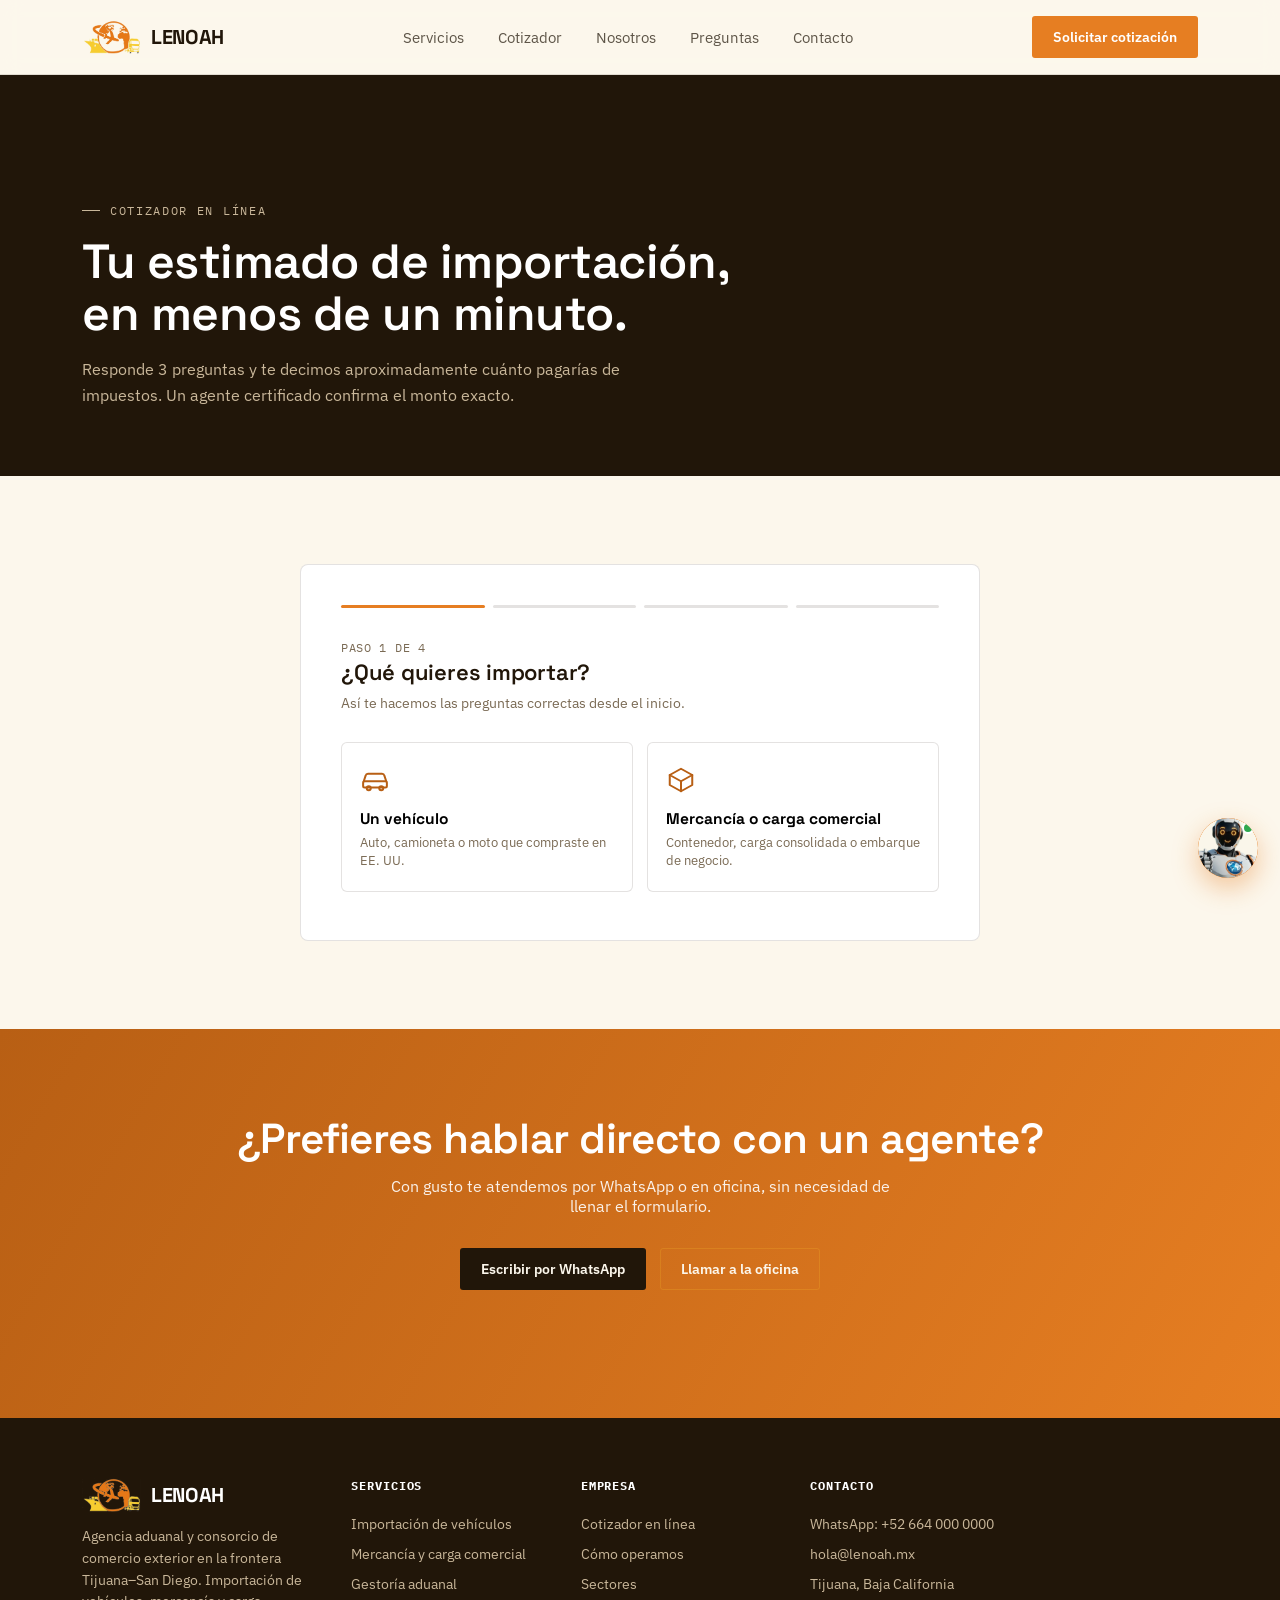
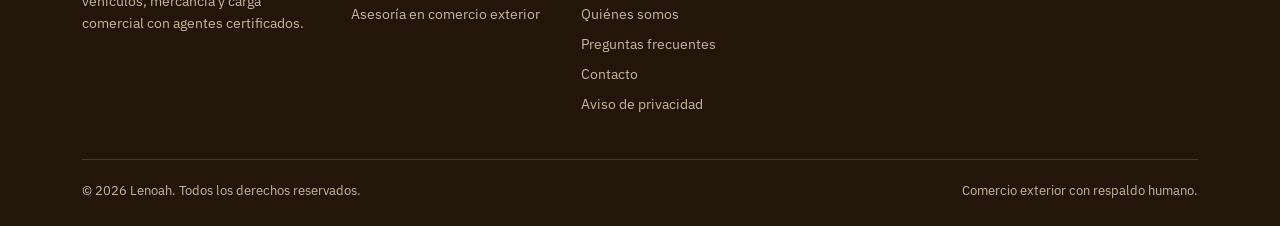
<file: cotizador.html>
<!DOCTYPE html>
<html lang="es-MX">
<head>
<meta charset="UTF-8">
<meta name="viewport" content="width=device-width, initial-scale=1.0">
<title>Cotizador — Lenoah, agencia aduanal en la frontera Tijuana–San Diego</title>
<meta name="description" content="Obtén un estimado preliminar de tu importación de vehículo o mercancía en minutos, y envíalo directo a un agente de Lenoah por WhatsApp.">
<link rel="preconnect" href="https://fonts.googleapis.com">
<link rel="preconnect" href="https://fonts.gstatic.com" crossorigin>
<link href="https://fonts.googleapis.com/css2?family=Space+Grotesk:wght@500;600;700&family=IBM+Plex+Sans:wght@400;500;600&family=IBM+Plex+Mono:wght@500;600&display=swap" rel="stylesheet">
<link rel="icon" type="image/png" href="assets/logo-icon.png">
<link rel="stylesheet" href="assets/styles.css">
</head>
<body>

<header>
  <nav>
    <a href="index.html" class="logo"><img src="assets/logo-icon.png" alt="Lenoah">LENOAH</a>
    <div class="navlinks">
      <a href="servicios.html">Servicios</a>
      <a href="cotizador.html">Cotizador</a>
      <a href="nosotros.html">Nosotros</a>
      <a href="index.html#faq">Preguntas</a>
      <a href="#contacto">Contacto</a>
    </div>
    <a href="cotizador.html" class="btn btn-naranja">Solicitar cotización</a>
  </nav>
</header>

<main>

  <!-- BANNER -->
  <section class="page-banner">
    <div class="wrap">
      <div class="eyebrow on-dark">COTIZADOR EN LÍNEA</div>
      <h1>Tu estimado de importación, en menos de un minuto.</h1>
      <p>Responde 3 preguntas y te decimos aproximadamente cuánto pagarías de impuestos. Un agente certificado confirma el monto exacto.</p>
    </div>
  </section>

  <!-- COTIZADOR -->
  <section class="cotizador-wrap">
    <div class="wrap">
      <div class="cotizador-card reveal">

        <div class="cot-steps" aria-hidden="true">
          <div class="cot-step-dot active" data-dot="1"></div>
          <div class="cot-step-dot" data-dot="2"></div>
          <div class="cot-step-dot" data-dot="3"></div>
          <div class="cot-step-dot" data-dot="4"></div>
        </div>

        <!-- PASO 1: tipo de operación -->
        <div class="cot-panel active" data-panel="1">
          <div class="cot-step-label">Paso 1 de 4</div>
          <h2 class="cot-title">¿Qué quieres importar?</h2>
          <p class="cot-sub">Así te hacemos las preguntas correctas desde el inicio.</p>
          <div class="cot-option-grid">
            <button type="button" class="cot-option" data-tipo="vehiculo">
              <div class="serv-icon"><svg viewBox="0 0 24 24" fill="none" stroke="currentColor" stroke-width="1.6" stroke-linecap="round" stroke-linejoin="round"><path d="M3 13l1.5-4.5A2 2 0 0 1 6.4 7h11.2a2 2 0 0 1 1.9 1.5L21 13"/><rect x="2.5" y="13" width="19" height="5" rx="1.2"/><circle cx="7" cy="18.5" r="1.6"/><circle cx="17" cy="18.5" r="1.6"/></svg></div>
              <strong>Un vehículo</strong>
              <span>Auto, camioneta o moto que compraste en EE. UU.</span>
            </button>
            <button type="button" class="cot-option" data-tipo="mercancia">
              <div class="serv-icon"><svg viewBox="0 0 24 24" fill="none" stroke="currentColor" stroke-width="1.6" stroke-linecap="round" stroke-linejoin="round"><path d="M21 8l-9-5-9 5 9 5 9-5z"/><path d="M3 8v8l9 5 9-5V8"/><path d="M12 13v8"/></svg></div>
              <strong>Mercancía o carga comercial</strong>
              <span>Contenedor, carga consolidada o embarque de negocio.</span>
            </button>
          </div>
        </div>

        <!-- PASO 2: detalles (vehículo) -->
        <div class="cot-panel" data-panel="2-vehiculo">
          <div class="cot-step-label">Paso 2 de 4</div>
          <h2 class="cot-title">Cuéntanos del vehículo</h2>
          <p class="cot-sub">Con esto armamos un rango de impuestos aproximado.</p>

          <div class="cot-field">
            <label for="v-anio">Año del vehículo</label>
            <input type="number" id="v-anio" placeholder="Ej. 2021" min="1980" max="2027">
          </div>
          <div class="cot-field">
            <label for="v-valor">Valor de compra estimado <span class="hint">(USD)</span></label>
            <input type="number" id="v-valor" placeholder="Ej. 18000" min="0">
          </div>
          <div class="cot-field">
            <label>País de origen</label>
            <select id="v-origen">
              <option value="Estados Unidos">Estados Unidos</option>
              <option value="Canadá">Canadá</option>
              <option value="Otro">Otro</option>
            </select>
          </div>

          <div class="cot-btn-row">
            <button type="button" class="cot-back" data-back="1">← Regresar</button>
            <button type="button" class="btn btn-naranja" data-next="4" data-from="vehiculo">Ver mi estimado →</button>
          </div>
        </div>

        <!-- PASO 2: detalles (mercancía) -->
        <div class="cot-panel" data-panel="2-mercancia">
          <div class="cot-step-label">Paso 2 de 4</div>
          <h2 class="cot-title">Cuéntanos de tu mercancía</h2>
          <p class="cot-sub">Con esto armamos un rango de impuestos aproximado.</p>

          <div class="cot-field">
            <label>Categoría general</label>
            <select id="m-categoria">
              <option value="Textil">Textil</option>
              <option value="Electrónica / tecnología">Electrónica / tecnología</option>
              <option value="Industrial / maquinaria">Industrial / maquinaria</option>
              <option value="Automotriz (autopartes)">Automotriz (autopartes)</option>
              <option value="Otro">Otro</option>
            </select>
          </div>
          <div class="cot-field">
            <label for="m-valor">Valor de la mercancía <span class="hint">(USD)</span></label>
            <input type="number" id="m-valor" placeholder="Ej. 12000" min="0">
          </div>
          <div class="cot-field">
            <label>¿Ya conoces tu fracción arancelaria?</label>
            <div class="cot-radio-row">
              <label><input type="radio" name="m-fraccion" value="Sí" checked> Sí</label>
              <label><input type="radio" name="m-fraccion" value="No"> No</label>
            </div>
          </div>

          <div class="cot-btn-row">
            <button type="button" class="cot-back" data-back="1">← Regresar</button>
            <button type="button" class="btn btn-naranja" data-next="4" data-from="mercancia">Ver mi estimado →</button>
          </div>
        </div>

        <!-- PASO 3 (no se usa como panel separado: los datos de contacto se piden en el resultado) -->

        <!-- PASO 4: resultado -->
        <div class="cot-panel" data-panel="4">
          <div class="cot-step-label">Paso 3 de 4</div>
          <h2 class="cot-title">Tu estimado preliminar</h2>

          <div class="cot-resultado">
            <div class="k">Impuestos estimados</div>
            <div class="rango" id="cot-rango">$0 – $0 USD</div>
            <div class="pct" id="cot-pct"></div>
          </div>

          <div class="cot-disclaimer">
            <span class="ico">i</span>
            <p>Este es un estimado preliminar y no sustituye una cotización oficial. El monto exacto depende de la fracción arancelaria, el año y las condiciones específicas de tu operación — un agente certificado de Lenoah te lo confirma.</p>
          </div>

          <div class="cot-resumen" id="cot-resumen"></div>

          <div class="cot-field">
            <label for="c-nombre">Tu nombre</label>
            <input type="text" id="c-nombre" placeholder="¿Cómo te llamas?">
          </div>
          <div class="cot-field">
            <label for="c-telefono">WhatsApp <span class="hint">(10 dígitos)</span></label>
            <input type="tel" id="c-telefono" placeholder="Ej. 6641234567">
          </div>

          <div class="cot-btn-row">
            <button type="button" class="cot-back" data-back="dynamic">← Regresar</button>
            <a href="#" id="cot-whatsapp" target="_blank" rel="noopener" class="btn btn-naranja">Enviar a un agente por WhatsApp</a>
          </div>

          <button type="button" class="cot-reiniciar" id="cot-reset">Empezar de nuevo</button>
        </div>

      </div>
    </div>
  </section>

  <!-- CTA FINAL -->
  <section class="cta-final" id="contacto">
    <div class="wrap">
      <div class="reveal">
        <h2>¿Prefieres hablar directo con un agente?</h2>
        <p>Con gusto te atendemos por WhatsApp o en oficina, sin necesidad de llenar el formulario.</p>
        <div class="hero-ctas" style="justify-content:center;">
          <a href="https://wa.me/526640000000" target="_blank" rel="noopener" class="btn btn-primary">Escribir por WhatsApp</a>
          <a href="tel:+526640000000" class="btn btn-ghost-dark">Llamar a la oficina</a>
        </div>
      </div>
    </div>
  </section>

</main>

<footer>
  <div class="wrap">
    <div class="foot-grid">
      <div class="foot-brand">
        <a href="index.html" class="logo"><img src="assets/logo-icon.png" alt="Lenoah">LENOAH</a>
        <p>Agencia aduanal y consorcio de comercio exterior en la frontera Tijuana–San Diego. Importación de vehículos, mercancía y carga comercial con agentes certificados.</p>
      </div>
      <div class="foot-col">
        <h4>Servicios</h4>
        <a href="servicios.html">Importación de vehículos</a>
        <a href="servicios.html">Mercancía y carga comercial</a>
        <a href="servicios.html">Gestoría aduanal</a>
        <a href="servicios.html">Asesoría en comercio exterior</a>
      </div>
      <div class="foot-col">
        <h4>Empresa</h4>
        <a href="cotizador.html">Cotizador en línea</a>
        <a href="index.html#operacion">Cómo operamos</a>
        <a href="index.html#sectores">Sectores</a>
        <a href="nosotros.html">Quiénes somos</a>
        <a href="index.html#faq">Preguntas frecuentes</a>
        <a href="#contacto">Contacto</a>
        <a href="#">Aviso de privacidad</a>
      </div>
      <div class="foot-col">
        <h4>Contacto</h4>
        <a href="https://wa.me/526640000000" target="_blank" rel="noopener">WhatsApp: +52 664 000 0000</a>
        <a href="mailto:hola@lenoah.mx">hola@lenoah.mx</a>
        <a href="#">Tijuana, Baja California</a>
      </div>
    </div>
    <div class="foot-bottom">
      <span>© 2026 Lenoah. Todos los derechos reservados.</span>
      <span>Comercio exterior con respaldo humano.</span>
    </div>
  </div>
</footer>

<script>
  const revealEls = document.querySelectorAll('.reveal');
  const io = new IntersectionObserver((entries)=>{
    entries.forEach(e=>{
      if(e.isIntersecting){ e.target.classList.add('show'); io.unobserve(e.target); }
    });
  }, {threshold:0.15});
  revealEls.forEach(el=>io.observe(el));

  /* ==========================================================
     Cotizador — formulario multi-paso, 100% del lado del
     cliente. No calcula impuestos oficiales: da un rango
     ilustrativo y arma un mensaje de WhatsApp para que un
     agente certificado confirme el monto real.
  ========================================================== */
  (function(){
    const panels = document.querySelectorAll('.cot-panel');
    const dots = document.querySelectorAll('.cot-step-dot');
    const WHATSAPP_NUMBER = '526640000000';

    let estado = { tipo: null, origenPanel: null };

    function showPanel(name){
      panels.forEach(p => p.classList.toggle('active', p.dataset.panel === name));
    }

    function setDots(n){
      dots.forEach((d,i)=>{
        d.classList.remove('active','done');
        if(i < n-1) d.classList.add('done');
        else if(i === n-1) d.classList.add('active');
      });
    }

    // Paso 1: elegir tipo
    document.querySelectorAll('[data-tipo]').forEach(btn=>{
      btn.addEventListener('click', ()=>{
        estado.tipo = btn.dataset.tipo;
        estado.origenPanel = '2-' + estado.tipo;
        showPanel('2-' + estado.tipo);
        setDots(2);
      });
    });

    // Botones "Regresar" (paso 2 -> paso 1)
    document.querySelectorAll('[data-back="1"]').forEach(btn=>{
      btn.addEventListener('click', ()=>{
        showPanel('1');
        setDots(1);
      });
    });

    // Botón "Regresar" del paso de resultado (dinámico según el tipo elegido)
    document.querySelector('[data-back="dynamic"]').addEventListener('click', ()=>{
      showPanel(estado.origenPanel || '1');
      setDots(estado.origenPanel ? 2 : 1);
    });

    function fmt(n){
      return new Intl.NumberFormat('en-US', { style:'currency', currency:'USD', maximumFractionDigits:0 }).format(n);
    }

    function calcular(){
      let valor = 0, low = 0.16, high = 0.35, resumenHTML = '';

      if(estado.tipo === 'vehiculo'){
        const anio = document.getElementById('v-anio').value || '—';
        valor = parseFloat(document.getElementById('v-valor').value) || 0;
        const origen = document.getElementById('v-origen').value;
        low = 0.15; high = 0.30;
        resumenHTML = `
          <div class="cot-resumen-row"><span>Tipo</span><span>Vehículo</span></div>
          <div class="cot-resumen-row"><span>Año</span><span>${anio}</span></div>
          <div class="cot-resumen-row"><span>Valor de compra</span><span>${fmt(valor)}</span></div>
          <div class="cot-resumen-row"><span>Origen</span><span>${origen}</span></div>
        `;
      } else {
        const categoria = document.getElementById('m-categoria').value;
        valor = parseFloat(document.getElementById('m-valor').value) || 0;
        const fraccion = document.querySelector('input[name="m-fraccion"]:checked').value;
        low = 0.16; high = 0.35;
        resumenHTML = `
          <div class="cot-resumen-row"><span>Tipo</span><span>Mercancía / carga comercial</span></div>
          <div class="cot-resumen-row"><span>Categoría</span><span>${categoria}</span></div>
          <div class="cot-resumen-row"><span>Valor declarado</span><span>${fmt(valor)}</span></div>
          <div class="cot-resumen-row"><span>Fracción arancelaria conocida</span><span>${fraccion}</span></div>
        `;
      }

      const montoLow = valor * low;
      const montoHigh = valor * high;

      document.getElementById('cot-rango').textContent = `${fmt(montoLow)} – ${fmt(montoHigh)}`;
      document.getElementById('cot-pct').textContent = `Aproximadamente entre ${Math.round(low*100)}% y ${Math.round(high*100)}% del valor declarado`;
      document.getElementById('cot-resumen').innerHTML = resumenHTML;

      return { valor, montoLow, montoHigh, resumenHTML };
    }

    function armarMensajeWhatsApp(datos){
      const nombre = document.getElementById('c-nombre').value.trim() || 'Sin nombre';
      const telefono = document.getElementById('c-telefono').value.trim() || 'Sin teléfono';
      let detalle = '';
      if(estado.tipo === 'vehiculo'){
        detalle = `Vehículo del año ${document.getElementById('v-anio').value || '—'}, origen ${document.getElementById('v-origen').value}, valor de compra ${fmt(datos.valor)}.`;
      } else {
        detalle = `Mercancía categoría ${document.getElementById('m-categoria').value}, valor declarado ${fmt(datos.valor)}, fracción arancelaria conocida: ${document.querySelector('input[name="m-fraccion"]:checked').value}.`;
      }
      const texto = `Hola, quiero cotizar una importación.\n\n${detalle}\nEstimado preliminar: ${fmt(datos.montoLow)} – ${fmt(datos.montoHigh)} USD.\n\nMi nombre es ${nombre}, mi WhatsApp es ${telefono}.`;
      return `https://wa.me/${WHATSAPP_NUMBER}?text=${encodeURIComponent(texto)}`;
    }

    // Botones "Ver mi estimado" (paso 2 -> paso 4)
    document.querySelectorAll('[data-next="4"]').forEach(btn=>{
      btn.addEventListener('click', ()=>{
        const datos = calcular();
        document.getElementById('cot-whatsapp').href = armarMensajeWhatsApp(datos);
        showPanel('4');
        setDots(3);
      });
    });

    // Reconstruir el link de WhatsApp si el usuario edita nombre/teléfono ya en el resultado
    ['c-nombre','c-telefono'].forEach(id=>{
      document.getElementById(id).addEventListener('input', ()=>{
        const datos = calcular();
        document.getElementById('cot-whatsapp').href = armarMensajeWhatsApp(datos);
      });
    });

    document.getElementById('cot-reset').addEventListener('click', ()=>{
      estado = { tipo:null, origenPanel:null };
      document.getElementById('v-anio').value = '';
      document.getElementById('v-valor').value = '';
      document.getElementById('m-valor').value = '';
      document.getElementById('c-nombre').value = '';
      document.getElementById('c-telefono').value = '';
      showPanel('1');
      setDots(1);
    });
  })();
</script>

<script src="assets/chat-widget.js"></script>
</body>
</html>
</file>
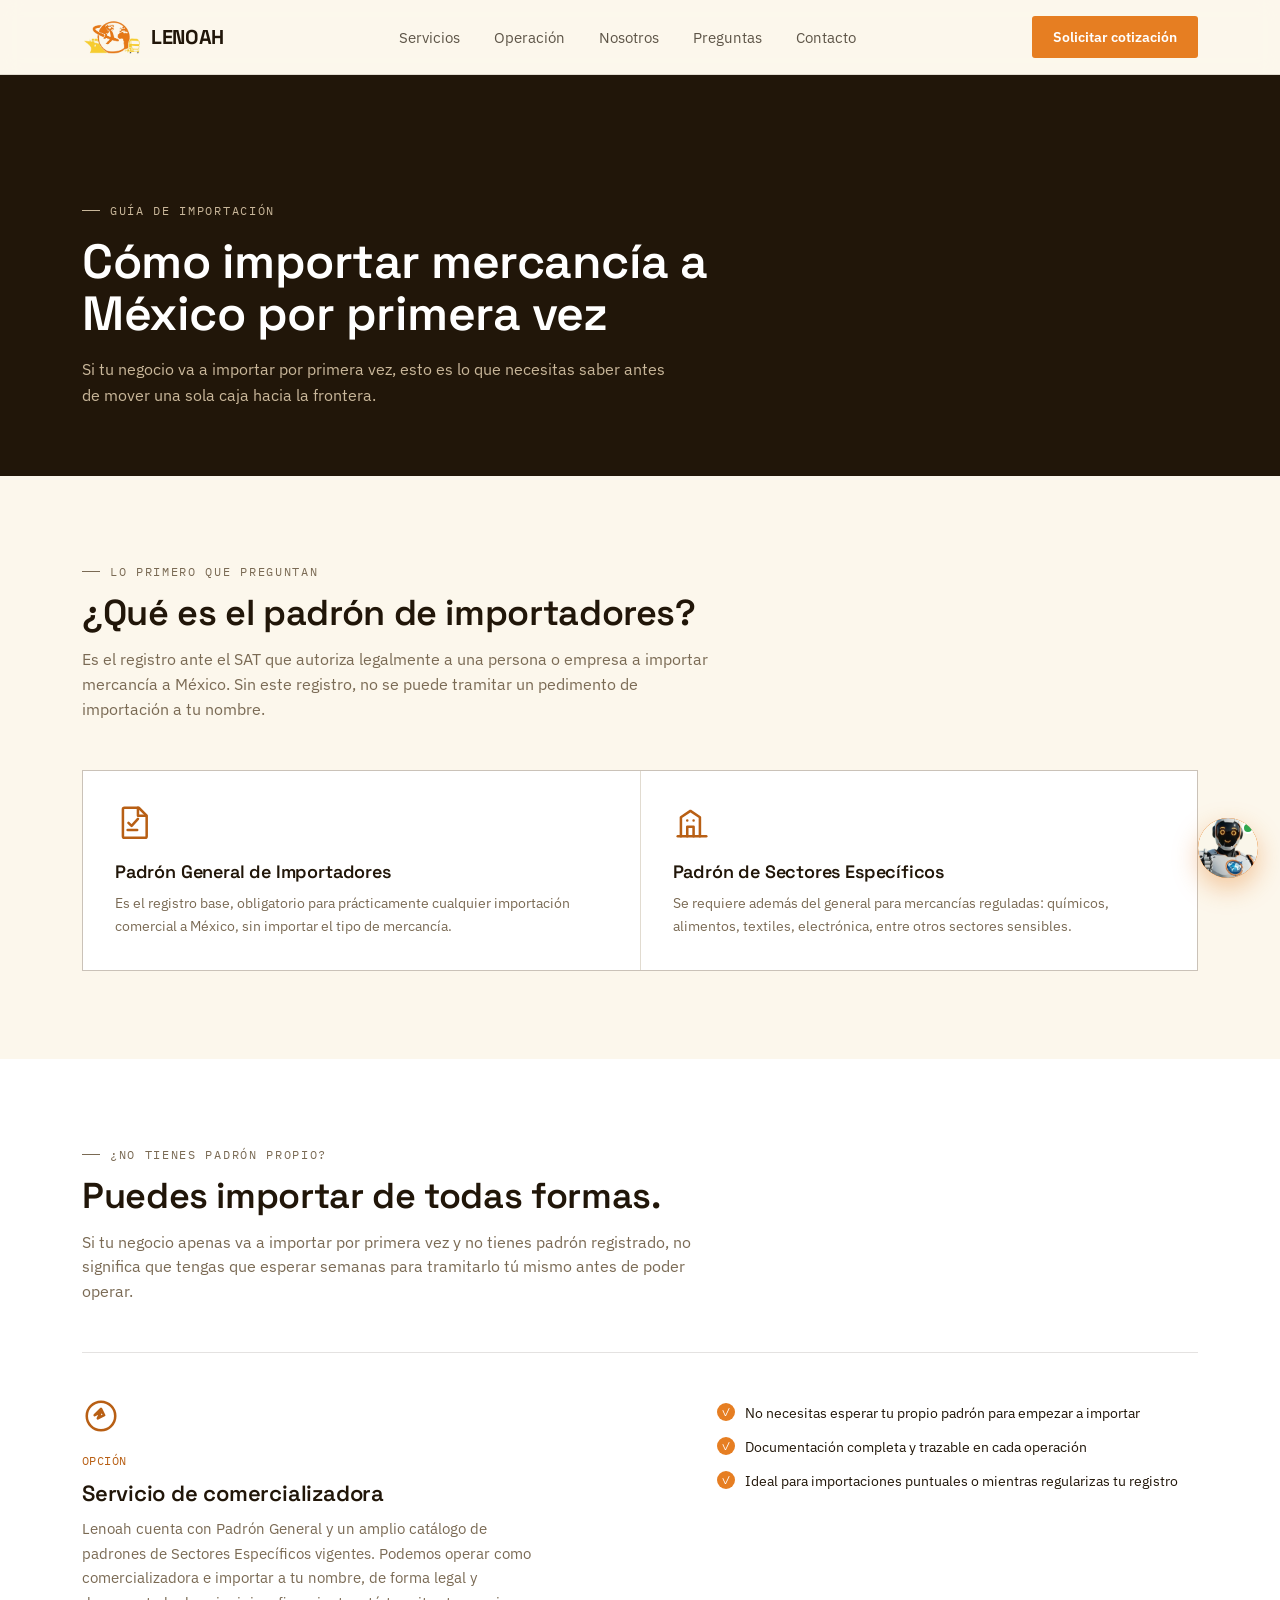
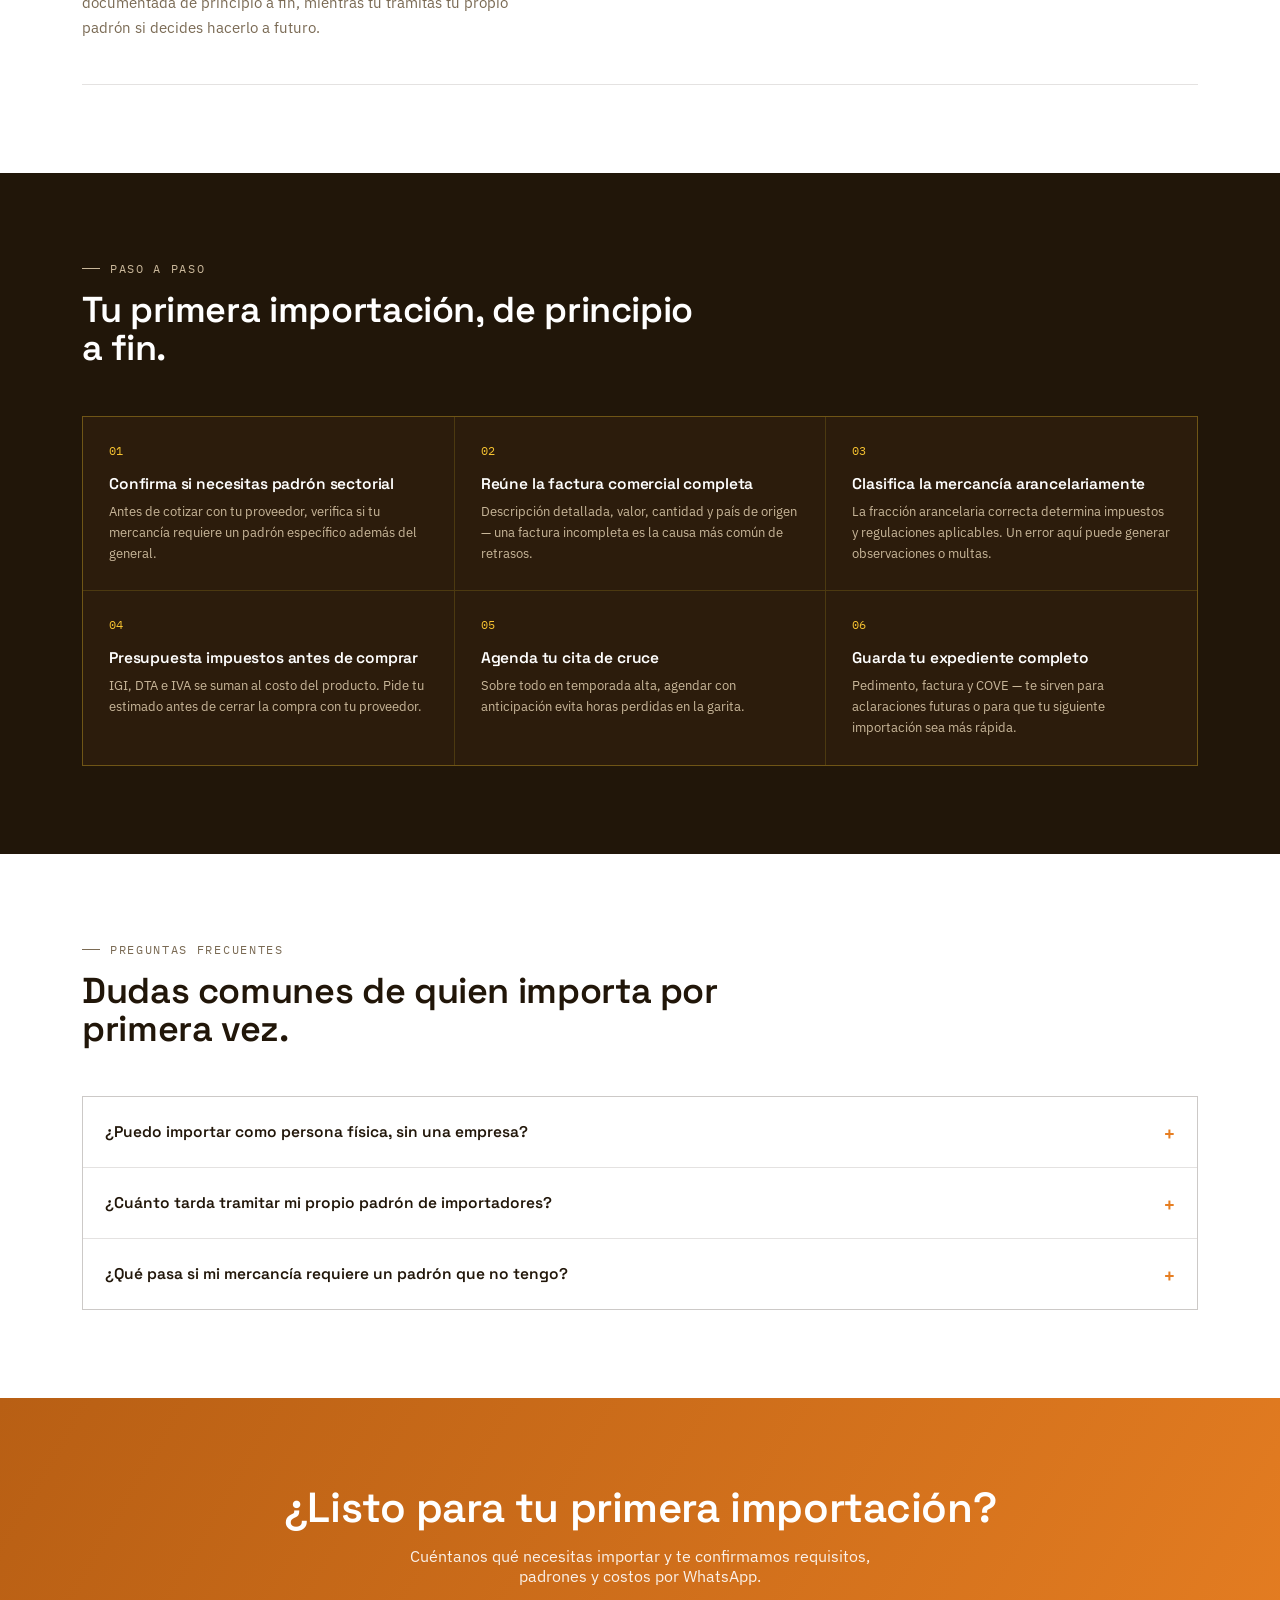
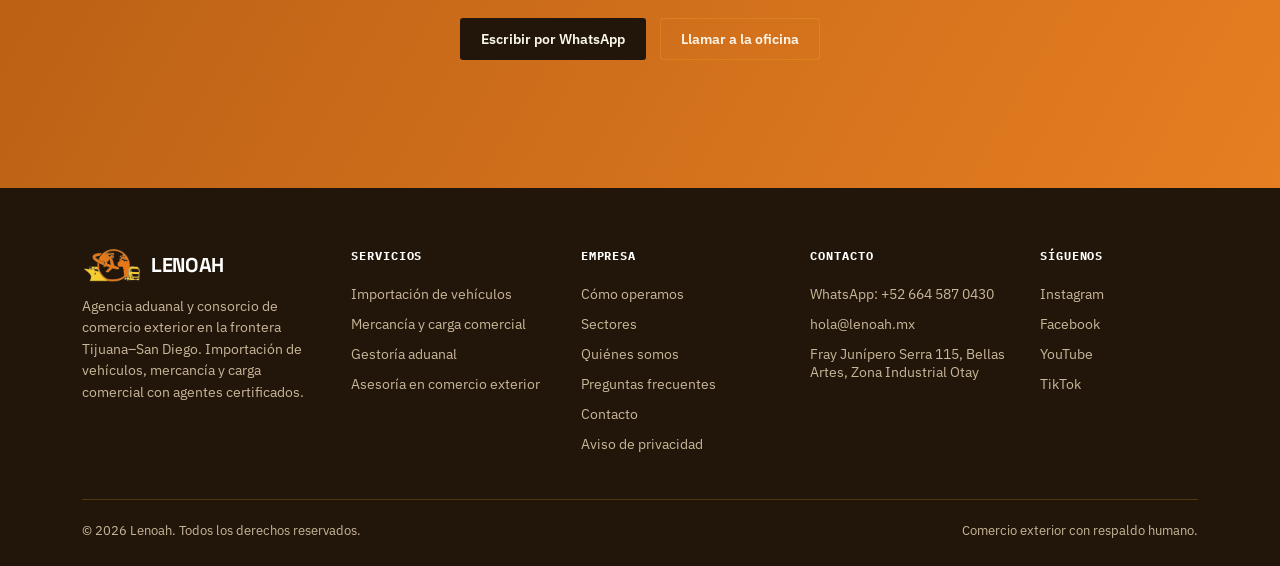
<file: importar-mercancia-primera-vez.html>
<!DOCTYPE html>
<html lang="es-MX">
<head>
<meta charset="UTF-8">
<meta name="viewport" content="width=device-width, initial-scale=1.0">
<title>Cómo Importar Mercancía a México por Primera Vez | Padrón de Importadores – Lenoah</title>
<meta name="description" content="Guía completa para tu primera importación de mercancía a México: qué es el padrón de importadores, cuándo necesitas un padrón sectorial y cómo importar sin tener uno propio. Lenoah, agencia aduanal en Tijuana.">
<link rel="canonical" href="https://agencialenoah.com/importar-mercancia-primera-vez.html">
<link rel="preconnect" href="https://fonts.googleapis.com">
<link rel="preconnect" href="https://fonts.gstatic.com" crossorigin>
<link href="https://fonts.googleapis.com/css2?family=Space+Grotesk:wght@500;600;700&family=IBM+Plex+Sans:wght@400;500;600&family=IBM+Plex+Mono:wght@500;600&display=swap" rel="stylesheet">
<link rel="icon" type="image/png" href="assets/logo-icon.png">
<link rel="stylesheet" href="assets/styles.css">

<!-- Google tag (gtag.js) -->
<script async src="https://www.googletagmanager.com/gtag/js?id=G-F1V2E6VB3N"></script>
<script>
  window.dataLayer = window.dataLayer || [];
  function gtag(){dataLayer.push(arguments);}
  gtag('js', new Date());
  gtag('config', 'G-F1V2E6VB3N');
</script>

<script type="application/ld+json">
{
  "@context": "https://schema.org",
  "@type": "FAQPage",
  "mainEntity": [
    {
      "@type": "Question",
      "name": "¿Qué es el padrón de importadores?",
      "acceptedAnswer": {
        "@type": "Answer",
        "text": "Es el registro ante el SAT que autoriza a una persona física o moral a importar mercancía a México. Sin estar inscrito, no es posible realizar el trámite aduanal de forma directa."
      }
    },
    {
      "@type": "Question",
      "name": "¿Puedo importar mercancía a México sin tener padrón de importadores?",
      "acceptedAnswer": {
        "@type": "Answer",
        "text": "Sí. Si no cuentas con padrón propio, una comercializadora como Lenoah puede operar como importador registrado a tu nombre, de forma legal y documentada."
      }
    },
    {
      "@type": "Question",
      "name": "¿Cuándo necesito un padrón de sector específico?",
      "acceptedAnswer": {
        "@type": "Answer",
        "text": "Ciertas mercancías reguladas (por ejemplo, químicos, alimentos, electrónica, textiles) requieren un padrón sectorial adicional al Padrón General de Importadores."
      }
    }
  ]
}
</script>
</head>
<body>

<header>
  <nav>
    <a href="index.html" class="logo"><img src="assets/logo-icon.png" alt="Lenoah">LENOAH</a>
    <div class="navlinks">
      <a href="servicios.html">Servicios</a>
      <a href="index.html#operacion">Operación</a>
      <a href="nosotros.html">Nosotros</a>
      <a href="index.html#faq">Preguntas</a>
      <a href="#contacto">Contacto</a>
    </div>
    <a href="https://wa.me/526645870430" target="_blank" rel="noopener" class="btn btn-naranja">Solicitar cotización</a>
  </nav>
</header>

<main>

  <!-- BANNER -->
  <section class="page-banner">
    <div class="wrap">
      <div class="eyebrow on-dark">GUÍA DE IMPORTACIÓN</div>
      <h1>Cómo importar mercancía a México por primera vez</h1>
      <p>Si tu negocio va a importar por primera vez, esto es lo que necesitas saber antes de mover una sola caja hacia la frontera.</p>
    </div>
  </section>

  <!-- QUE ES EL PADRON -->
  <section class="padrones" id="padron">
    <div class="wrap">
      <div class="section-head reveal">
        <div class="eyebrow">LO PRIMERO QUE PREGUNTAN</div>
        <h2>¿Qué es el padrón de importadores?</h2>
        <p>Es el registro ante el SAT que autoriza legalmente a una persona o empresa a importar mercancía a México. Sin este registro, no se puede tramitar un pedimento de importación a tu nombre.</p>
      </div>
      <div class="padrones-grid reveal">
        <div class="padrones-card">
          <div class="serv-icon">
            <svg viewBox="0 0 24 24" fill="none" stroke="currentColor" stroke-width="1.6" stroke-linecap="round" stroke-linejoin="round"><path d="M6 3h9l5 5v13a1 1 0 0 1-1 1H6a1 1 0 0 1-1-1V4a1 1 0 0 1 1-1z"/><path d="M14.5 3v5h5"/><path d="M8.5 12.5l2 2 4-4.5"/><path d="M8 17h6"/></svg>
          </div>
          <h3>Padrón General de Importadores</h3>
          <p>Es el registro base, obligatorio para prácticamente cualquier importación comercial a México, sin importar el tipo de mercancía.</p>
        </div>
        <div class="padrones-card">
          <div class="serv-icon">
            <svg viewBox="0 0 24 24" fill="none" stroke="currentColor" stroke-width="1.6" stroke-linecap="round" stroke-linejoin="round"><path d="M3 21h18"/><path d="M5 21V9l6-4 6 4v12"/><path d="M9 21v-6h4v6"/><path d="M9 11h.01M13 11h.01"/></svg>
          </div>
          <h3>Padrón de Sectores Específicos</h3>
          <p>Se requiere además del general para mercancías reguladas: químicos, alimentos, textiles, electrónica, entre otros sectores sensibles.</p>
        </div>
      </div>
    </div>
  </section>

  <!-- SIN PADRON -->
  <section class="servicios-detalle">
    <div class="wrap">
      <div class="section-head reveal">
        <div class="eyebrow">¿NO TIENES PADRÓN PROPIO?</div>
        <h2>Puedes importar de todas formas.</h2>
        <p>Si tu negocio apenas va a importar por primera vez y no tienes padrón registrado, no significa que tengas que esperar semanas para tramitarlo tú mismo antes de poder operar.</p>
      </div>
      <div class="sd-list">
        <div class="sd-item reveal">
          <div class="sd-info">
            <div class="serv-icon">
              <svg viewBox="0 0 24 24" fill="none" stroke="currentColor" stroke-width="1.6" stroke-linecap="round" stroke-linejoin="round"><circle cx="12" cy="12" r="9"/><path d="M12 7.5l2 4-4 2 2-4-4 2 4-4z"/></svg>
            </div>
            <span class="sd-tag">OPCIÓN</span>
            <h3>Servicio de comercializadora</h3>
            <p>Lenoah cuenta con Padrón General y un amplio catálogo de padrones de Sectores Específicos vigentes. Podemos operar como comercializadora e importar a tu nombre, de forma legal y documentada de principio a fin, mientras tú tramitas tu propio padrón si decides hacerlo a futuro.</p>
          </div>
          <ul class="sd-checklist">
            <li>No necesitas esperar tu propio padrón para empezar a importar</li>
            <li>Documentación completa y trazable en cada operación</li>
            <li>Ideal para importaciones puntuales o mientras regularizas tu registro</li>
          </ul>
        </div>
      </div>
    </div>
  </section>

  <!-- PASOS -->
  <section class="tips">
    <div class="wrap">
      <div class="section-head reveal">
        <div class="eyebrow on-dark">PASO A PASO</div>
        <h2>Tu primera importación, de principio a fin.</h2>
      </div>
      <div class="tips-grid reveal">
        <div class="tip-card">
          <span class="tip-num">01</span>
          <h3>Confirma si necesitas padrón sectorial</h3>
          <p>Antes de cotizar con tu proveedor, verifica si tu mercancía requiere un padrón específico además del general.</p>
        </div>
        <div class="tip-card">
          <span class="tip-num">02</span>
          <h3>Reúne la factura comercial completa</h3>
          <p>Descripción detallada, valor, cantidad y país de origen — una factura incompleta es la causa más común de retrasos.</p>
        </div>
        <div class="tip-card">
          <span class="tip-num">03</span>
          <h3>Clasifica la mercancía arancelariamente</h3>
          <p>La fracción arancelaria correcta determina impuestos y regulaciones aplicables. Un error aquí puede generar observaciones o multas.</p>
        </div>
        <div class="tip-card">
          <span class="tip-num">04</span>
          <h3>Presupuesta impuestos antes de comprar</h3>
          <p>IGI, DTA e IVA se suman al costo del producto. Pide tu estimado antes de cerrar la compra con tu proveedor.</p>
        </div>
        <div class="tip-card">
          <span class="tip-num">05</span>
          <h3>Agenda tu cita de cruce</h3>
          <p>Sobre todo en temporada alta, agendar con anticipación evita horas perdidas en la garita.</p>
        </div>
        <div class="tip-card">
          <span class="tip-num">06</span>
          <h3>Guarda tu expediente completo</h3>
          <p>Pedimento, factura y COVE — te sirven para aclaraciones futuras o para que tu siguiente importación sea más rápida.</p>
        </div>
      </div>
    </div>
  </section>

  <!-- FAQ -->
  <section class="faq" id="faq">
    <div class="wrap">
      <div class="section-head reveal">
        <div class="eyebrow">PREGUNTAS FRECUENTES</div>
        <h2>Dudas comunes de quien importa por primera vez.</h2>
      </div>
      <div class="faq-list reveal">
        <details class="faq-item">
          <summary><span>¿Puedo importar como persona física, sin una empresa?</span><span class="faq-ico">+</span></summary>
          <p>Sí, dependiendo del tipo y valor de la mercancía. En varios casos también podemos apoyarte con nuestro servicio de comercializadora si no cuentas con el padrón requerido.</p>
        </details>
        <details class="faq-item">
          <summary><span>¿Cuánto tarda tramitar mi propio padrón de importadores?</span><span class="faq-ico">+</span></summary>
          <p>El trámite ante el SAT puede tardar varias semanas. Por eso, para no detener tu operación, muchas empresas empiezan importando a través de una comercializadora mientras tramitan su propio registro.</p>
        </details>
        <details class="faq-item">
          <summary><span>¿Qué pasa si mi mercancía requiere un padrón que no tengo?</span><span class="faq-ico">+</span></summary>
          <p>Te lo confirmamos antes de cotizar. Si es un sector que Lenoah cubre dentro de su catálogo de padrones vigentes, podemos operar la importación por ti sin retrasos.</p>
        </details>
      </div>
    </div>
  </section>

  <!-- CTA FINAL -->
  <section class="cta-final" id="contacto">
    <div class="wrap">
      <div class="reveal">
        <h2>¿Listo para tu primera importación?</h2>
        <p>Cuéntanos qué necesitas importar y te confirmamos requisitos, padrones y costos por WhatsApp.</p>
        <div class="hero-ctas" style="justify-content:center;">
          <a href="https://wa.me/526645870430" target="_blank" rel="noopener" class="btn btn-primary">Escribir por WhatsApp</a>
          <a href="tel:+526645870430" class="btn btn-ghost-dark">Llamar a la oficina</a>
        </div>
      </div>
    </div>
  </section>

</main>

<footer>
  <div class="wrap">
    <div class="foot-grid">
      <div class="foot-brand">
        <a href="index.html" class="logo"><img src="assets/logo-icon.png" alt="Lenoah">LENOAH</a>
        <p>Agencia aduanal y consorcio de comercio exterior en la frontera Tijuana–San Diego. Importación de vehículos, mercancía y carga comercial con agentes certificados.</p>
      </div>
      <div class="foot-col">
        <h4>Servicios</h4>
        <a href="servicios.html">Importación de vehículos</a>
        <a href="servicios.html">Mercancía y carga comercial</a>
        <a href="servicios.html">Gestoría aduanal</a>
        <a href="servicios.html">Asesoría en comercio exterior</a>
      </div>
      <div class="foot-col">
        <h4>Empresa</h4>
        <a href="index.html#operacion">Cómo operamos</a>
        <a href="index.html#sectores">Sectores</a>
        <a href="nosotros.html">Quiénes somos</a>
        <a href="index.html#faq">Preguntas frecuentes</a>
        <a href="#contacto">Contacto</a>
        <a href="#">Aviso de privacidad</a>
      </div>
      <div class="foot-col">
        <h4>Contacto</h4>
        <a href="https://wa.me/526645870430" target="_blank" rel="noopener">WhatsApp: +52 664 587 0430</a>
        <a href="mailto:hola@lenoah.mx">hola@lenoah.mx</a>
        <a href="https://www.google.com/maps/search/?api=1&query=Calle%20Fray%20Jun%C3%ADpero%20Serra%20115%2C%20Bellas%20Artes%2C%20Zona%20Industrial%20Otay%2C%20Tijuana%2C%20B.C." target="_blank" rel="noopener">Fray Junípero Serra 115, Bellas Artes, Zona Industrial Otay</a>
      </div>
      <div class="foot-col">
        <h4>Síguenos</h4>
        <a href="https://www.instagram.com/agencialenoah" target="_blank" rel="noopener">Instagram</a>
        <a href="https://www.facebook.com/share/1EirSWpD19/" target="_blank" rel="noopener">Facebook</a>
        <a href="https://youtube.com/@agencialenoah" target="_blank" rel="noopener">YouTube</a>
        <a href="https://www.tiktok.com/@agencialenoah" target="_blank" rel="noopener">TikTok</a>
      </div>
    </div>
    <div class="foot-bottom">
      <span>© 2026 Lenoah. Todos los derechos reservados.</span>
      <span>Comercio exterior con respaldo humano.</span>
    </div>
  </div>
</footer>

<script>
  const revealEls = document.querySelectorAll('.reveal');
  const io = new IntersectionObserver((entries)=>{
    entries.forEach(e=>{
      if(e.isIntersecting){ e.target.classList.add('show'); io.unobserve(e.target); }
    });
  }, {threshold:0.15});
  revealEls.forEach(el=>io.observe(el));
</script>

<script src="assets/chat-widget.js"></script>
</body>
</html>
</file>
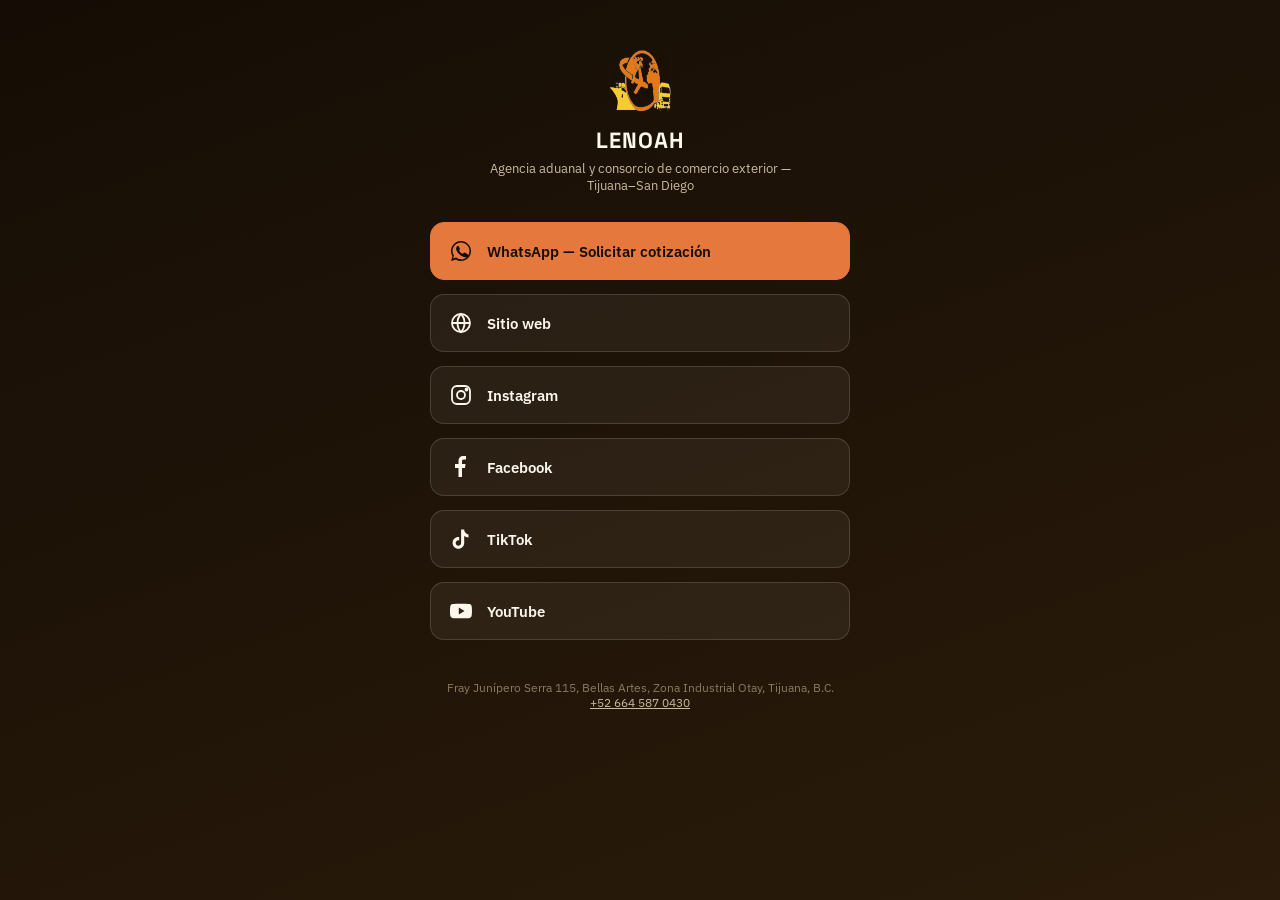
<file: links.html>
<!DOCTYPE html>
<html lang="es-MX">
<head>
<meta charset="UTF-8">
<meta name="viewport" content="width=device-width, initial-scale=1.0">
<title>Lenoah — Todos nuestros enlaces</title>
<meta name="description" content="Encuentra todos los enlaces de Lenoah: sitio web, WhatsApp, Instagram, Facebook, TikTok y YouTube.">
<meta name="robots" content="noindex">
<link rel="preconnect" href="https://fonts.googleapis.com">
<link rel="preconnect" href="https://fonts.gstatic.com" crossorigin>
<link href="https://fonts.googleapis.com/css2?family=Space+Grotesk:wght@500;600;700&family=IBM+Plex+Sans:wght@400;500;600&display=swap" rel="stylesheet">
<link rel="icon" type="image/png" href="assets/logo-icon.png">

<!-- Google tag (gtag.js) -->
<script async src="https://www.googletagmanager.com/gtag/js?id=G-F1V2E6VB3N"></script>
<script>
  window.dataLayer = window.dataLayer || [];
  function gtag(){dataLayer.push(arguments);}
  gtag('js', new Date());
  gtag('config', 'G-F1V2E6VB3N');
</script>

<style>
  * { box-sizing: border-box; margin: 0; padding: 0; }
  body {
    font-family: 'IBM Plex Sans', sans-serif;
    background: linear-gradient(160deg, #150D05 0%, #2A1B0A 100%);
    color: #FCF7EC;
    min-height: 100vh;
    display: flex;
    flex-direction: column;
    align-items: center;
    padding: 48px 20px 32px;
  }
  .logo-wrap { display:flex; flex-direction:column; align-items:center; margin-bottom: 28px; }
  .logo-wrap img { width: 64px; height: 64px; margin-bottom: 14px; }
  .logo-wrap h1 {
    font-family: 'Space Grotesk', sans-serif;
    font-size: 22px;
    letter-spacing: 1px;
    font-weight: 700;
  }
  .logo-wrap p {
    font-size: 13px;
    color: #C9BBA0;
    margin-top: 6px;
    text-align: center;
    max-width: 320px;
  }
  .links {
    width: 100%;
    max-width: 420px;
    display: flex;
    flex-direction: column;
    gap: 14px;
  }
  .link-item {
    display: flex;
    align-items: center;
    gap: 14px;
    background: rgba(252,247,236,0.06);
    border: 1px solid rgba(252,247,236,0.14);
    border-radius: 14px;
    padding: 16px 18px;
    text-decoration: none;
    color: #FCF7EC;
    font-weight: 600;
    font-size: 15px;
    transition: background 0.2s ease, transform 0.15s ease;
  }
  .link-item:hover { background: rgba(252,247,236,0.12); transform: translateY(-1px); }
  .link-item.naranja { background: #E5783C; border-color: #E5783C; color: #150D05; }
  .link-item.naranja:hover { background: #f08a4f; }
  .icon {
    width: 24px; height: 24px; flex-shrink: 0;
    display: flex; align-items: center; justify-content: center;
  }
  .icon svg { width: 100%; height: 100%; }
  footer { margin-top: 40px; font-size: 12px; color: #8A7A5E; text-align: center; }
  footer a { color: #C9BBA0; }
</style>
</head>
<body>

  <div class="logo-wrap">
    <img src="assets/logo-icon.png" alt="Lenoah">
    <h1>LENOAH</h1>
    <p>Agencia aduanal y consorcio de comercio exterior — Tijuana–San Diego</p>
  </div>

  <div class="links">
    <a href="https://wa.me/526645870430" target="_blank" rel="noopener" class="link-item naranja">
      <span class="icon"><svg viewBox="0 0 24 24" fill="currentColor"><path d="M17.5 14.4c-.3-.1-1.7-.8-1.9-.9-.3-.1-.4-.1-.6.1-.2.3-.7.9-.8 1-.2.2-.3.2-.5.1-1.5-.7-2.5-1.3-3.5-3-.3-.5.3-.4.7-1.5.1-.2 0-.4 0-.5C10.7 9.4 10.2 8 10 7.4c-.2-.5-.4-.4-.6-.4h-.5c-.2 0-.5.1-.7.3-.3.3-1.1 1-1.1 2.5s1.1 2.9 1.3 3.1c.1.2 2.2 3.4 5.4 4.7 2.5 1.1 3 .9 3.5.8.6-.1 1.7-.7 2-1.4.2-.6.2-1.2.2-1.3-.1-.1-.3-.2-.6-.3z"/><path d="M12 2C6.5 2 2 6.5 2 12c0 1.9.5 3.6 1.5 5.2L2 22l4.9-1.5C8.4 21.5 10.1 22 12 22c5.5 0 10-4.5 10-10S17.5 2 12 2zm0 18c-1.7 0-3.3-.5-4.6-1.3l-.3-.2-3 .9.9-2.9-.2-.3C4 15 3.5 13.5 3.5 12c0-4.7 3.8-8.5 8.5-8.5s8.5 3.8 8.5 8.5-3.8 8.5-8.5 8.5z"/></svg></span>
      WhatsApp — Solicitar cotización
    </a>

    <a href="https://agencialenoah.com" target="_blank" rel="noopener" class="link-item">
      <span class="icon"><svg viewBox="0 0 24 24" fill="none" stroke="currentColor" stroke-width="1.8"><circle cx="12" cy="12" r="9"/><path d="M3 12h18M12 3c2.5 2.5 3.5 6 3.5 9s-1 6.5-3.5 9c-2.5-2.5-3.5-6-3.5-9s1-6.5 3.5-9z"/></svg></span>
      Sitio web
    </a>

    <a href="https://www.instagram.com/agencialenoah" target="_blank" rel="noopener" class="link-item">
      <span class="icon"><svg viewBox="0 0 24 24" fill="none" stroke="currentColor" stroke-width="1.8"><rect x="3" y="3" width="18" height="18" rx="5"/><circle cx="12" cy="12" r="4"/><circle cx="17.5" cy="6.5" r="1"/></svg></span>
      Instagram
    </a>

    <a href="https://www.facebook.com/share/1EirSWpD19/" target="_blank" rel="noopener" class="link-item">
      <span class="icon"><svg viewBox="0 0 24 24" fill="currentColor"><path d="M13 22v-9h3l.5-4H13V6.5c0-1.2.3-2 2-2h2V1.1c-.3 0-1.5-.1-2.8-.1-2.8 0-4.7 1.7-4.7 4.8V9H6v4h3.5v9H13z"/></svg></span>
      Facebook
    </a>

    <a href="https://www.tiktok.com/@agencialenoah" target="_blank" rel="noopener" class="link-item">
      <span class="icon"><svg viewBox="0 0 24 24" fill="currentColor"><path d="M16.6 5.8c-.9-.9-1.4-2.1-1.4-3.4h-3.1v13.6c0 1.5-1.2 2.7-2.7 2.7-1.5 0-2.7-1.2-2.7-2.7 0-1.5 1.2-2.7 2.7-2.7.3 0 .5 0 .8.1v-3.2c-.3 0-.5-.1-.8-.1-3.2 0-5.8 2.6-5.8 5.8S6.2 21.7 9.4 21.7s5.8-2.6 5.8-5.8V9.1c1.2.9 2.7 1.4 4.3 1.4V7.4c-1 0-1.9-.3-2.9-1.6z"/></svg></span>
      TikTok
    </a>

    <a href="https://youtube.com/@agencialenoah" target="_blank" rel="noopener" class="link-item">
      <span class="icon"><svg viewBox="0 0 24 24" fill="currentColor"><path d="M23 12s0-3.4-.4-5c-.3-.9-1-1.6-1.9-1.9C19 4.7 12 4.7 12 4.7s-7 0-8.7.4c-.9.3-1.6 1-1.9 1.9C1 8.6 1 12 1 12s0 3.4.4 5c.3.9 1 1.6 1.9 1.9 1.7.4 8.7.4 8.7.4s7 0 8.7-.4c.9-.3 1.6-1 1.9-1.9.4-1.6.4-5 .4-5zM9.8 15.4V8.6l5.8 3.4-5.8 3.4z"/></svg></span>
      YouTube
    </a>
  </div>

  <footer>
    <p>Fray Junípero Serra 115, Bellas Artes, Zona Industrial Otay, Tijuana, B.C.</p>
    <p><a href="tel:+526645870430">+52 664 587 0430</a></p>
  </footer>

</body>
</html>
</file>
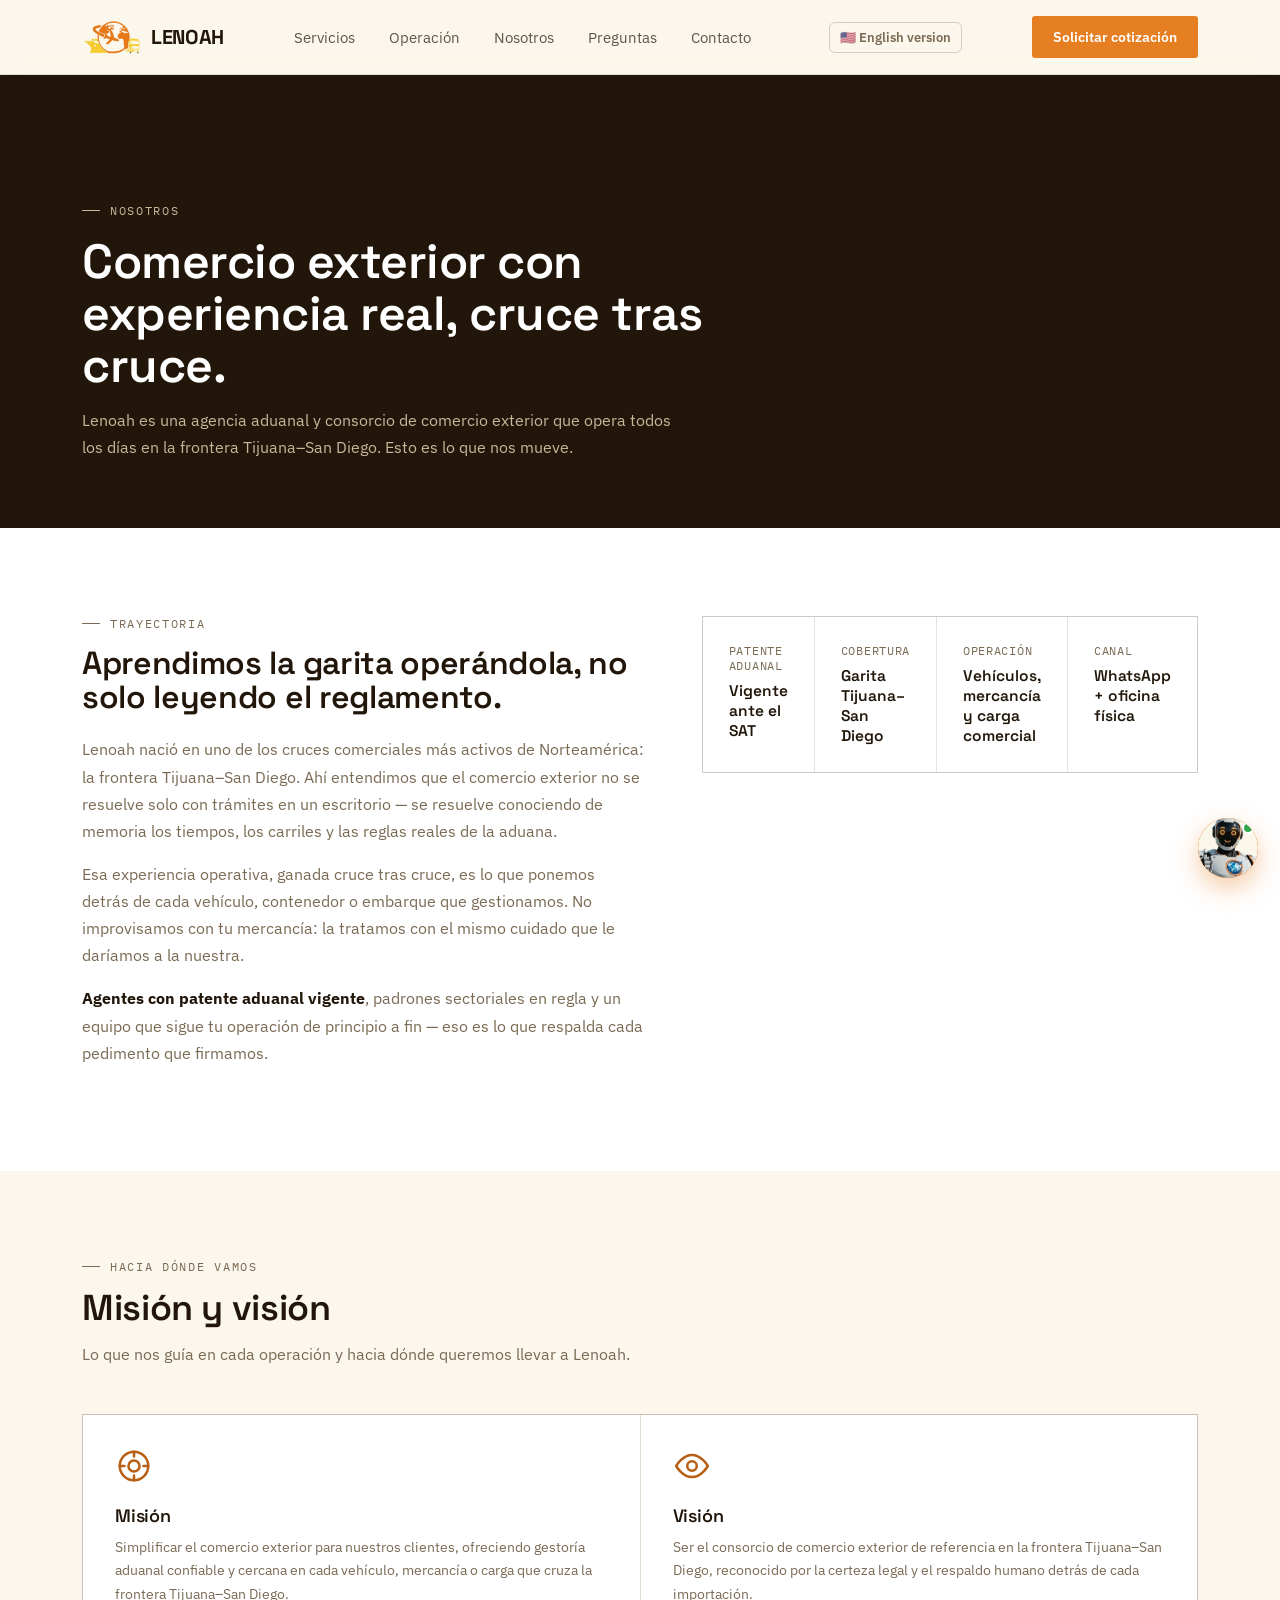
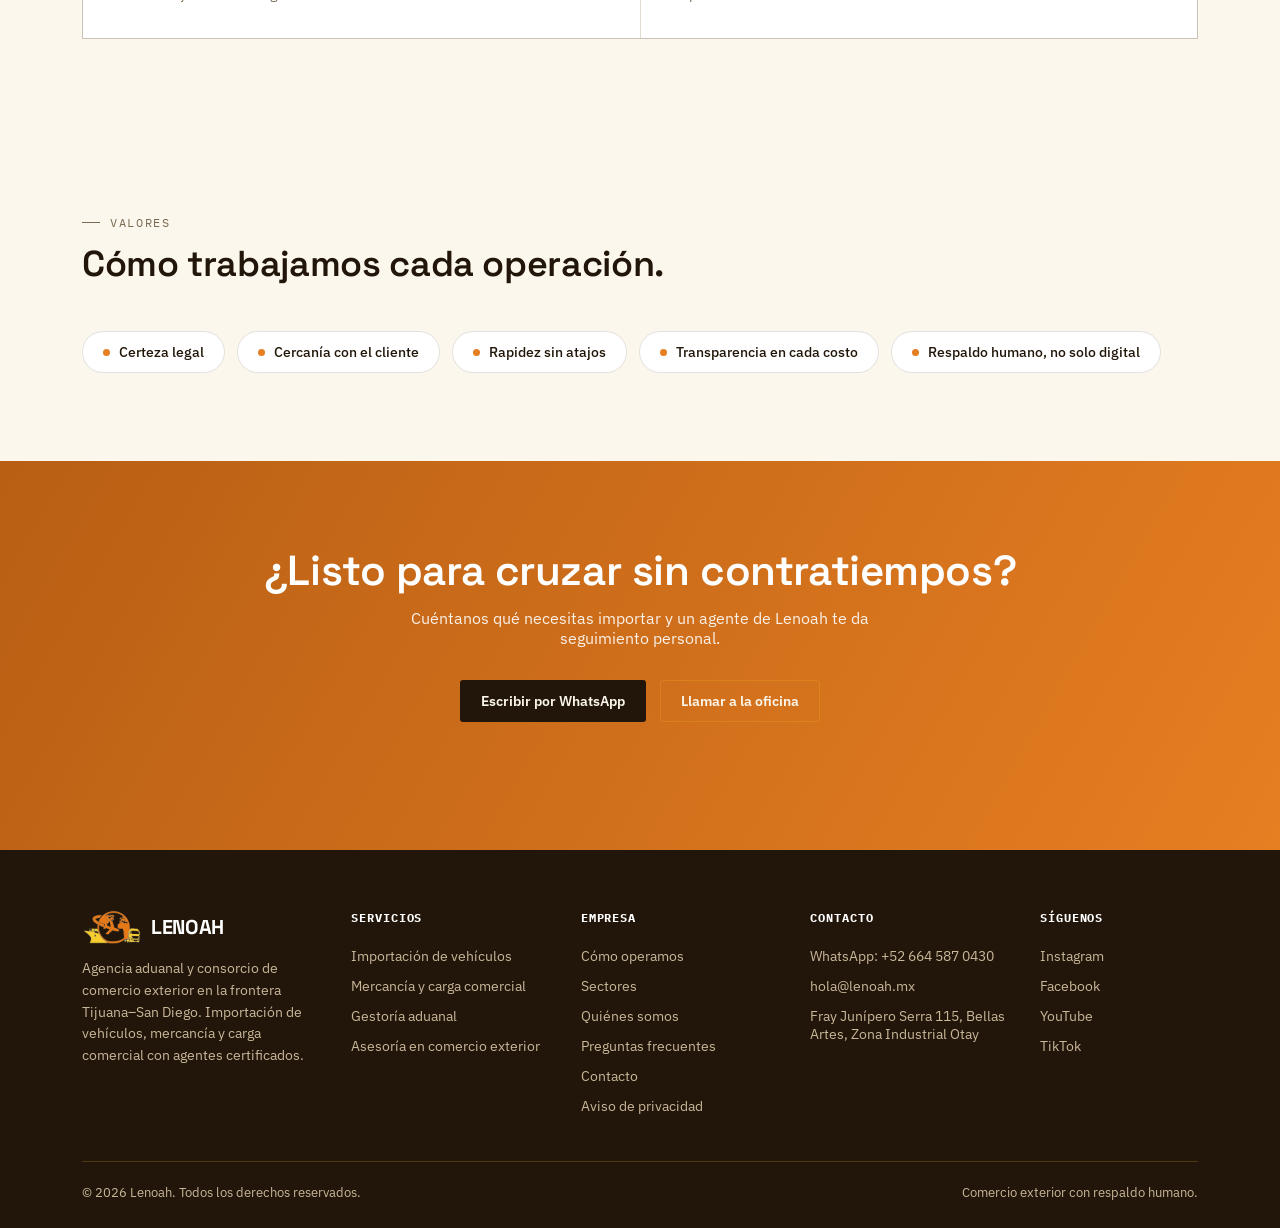
<file: nosotros.html>
<!DOCTYPE html>
<html lang="es-MX">
<head>
<meta charset="UTF-8">
<meta name="viewport" content="width=device-width, initial-scale=1.0">
<title>Agente Aduanal Certificado en Tijuana–San Diego | Lenoah</title>
<meta name="description" content="Lenoah: agencia aduanal con patente vigente ante el SAT, operando en la frontera Tijuana–San Diego. Conoce nuestra experiencia real en importación de vehículos y mercancía.">
<link rel="canonical" href="https://agencialenoah.com/nosotros.html">
<link rel="alternate" hreflang="es-mx" href="https://agencialenoah.com/nosotros.html">
<link rel="alternate" hreflang="en" href="https://agencialenoah.com/en/about.html">
<link rel="alternate" hreflang="x-default" href="https://agencialenoah.com/nosotros.html">
<link rel="preconnect" href="https://fonts.googleapis.com">
<link rel="preconnect" href="https://fonts.gstatic.com" crossorigin>
<link href="https://fonts.googleapis.com/css2?family=Space+Grotesk:wght@500;600;700&family=IBM+Plex+Sans:wght@400;500;600&family=IBM+Plex+Mono:wght@500;600&display=swap" rel="stylesheet">
<link rel="icon" type="image/png" href="assets/logo-icon.png">
<link rel="stylesheet" href="assets/styles.css">

<!-- Google tag (gtag.js) -->
<script async src="https://www.googletagmanager.com/gtag/js?id=G-F1V2E6VB3N"></script>
<script>
  window.dataLayer = window.dataLayer || [];
  function gtag(){dataLayer.push(arguments);}
  gtag('js', new Date());

  gtag('config', 'G-F1V2E6VB3N');
</script>
</head>
<body>

<header>
  <nav>
    <a href="index.html" class="logo"><img src="assets/logo-icon.png" alt="Lenoah">LENOAH</a>
    <div class="navlinks">
      <a href="servicios.html">Servicios</a>
      <a href="index.html#operacion">Operación</a>
      <a href="nosotros.html">Nosotros</a>
      <a href="index.html#faq">Preguntas</a>
      <a href="#contacto">Contacto</a>
    </div>
    <a href="en/about.html" style="font-size:13px; font-weight:600; color:#7A6A54; text-decoration:none; margin-left:8px; padding:6px 10px; border:1px solid rgba(122,106,84,0.3); border-radius:6px; white-space:nowrap;">🇺🇸 English version</a>
    <a href="https://wa.me/526645870430" target="_blank" rel="noopener" class="btn btn-naranja">Solicitar cotización</a>
  </nav>
</header>

<main>

  <!-- BANNER -->
  <section class="page-banner">
    <div class="wrap">
      <div class="eyebrow on-dark">NOSOTROS</div>
      <h1>Comercio exterior con experiencia real, cruce tras cruce.</h1>
      <p>Lenoah es una agencia aduanal y consorcio de comercio exterior que opera todos los días en la frontera Tijuana–San Diego. Esto es lo que nos mueve.</p>
    </div>
  </section>

  <!-- TRAYECTORIA -->
  <section class="trayectoria">
    <div class="wrap trayectoria-grid">
      <div class="trayectoria-copy reveal">
        <div class="eyebrow">TRAYECTORIA</div>
        <h2 style="margin-top:16px; margin-bottom:22px; font-size:clamp(24px,3vw,32px);">Aprendimos la garita operándola, no solo leyendo el reglamento.</h2>
        <p>Lenoah nació en uno de los cruces comerciales más activos de Norteamérica: la frontera Tijuana–San Diego. Ahí entendimos que el comercio exterior no se resuelve solo con trámites en un escritorio — se resuelve conociendo de memoria los tiempos, los carriles y las reglas reales de la aduana.</p>
        <p>Esa experiencia operativa, ganada cruce tras cruce, es lo que ponemos detrás de cada vehículo, contenedor o embarque que gestionamos. No improvisamos con tu mercancía: la tratamos con el mismo cuidado que le daríamos a la nuestra.</p>
        <p><strong>Agentes con patente aduanal vigente</strong>, padrones sectoriales en regla y un equipo que sigue tu operación de principio a fin — eso es lo que respalda cada pedimento que firmamos.</p>
      </div>
      <div class="conf-grid reveal" style="align-content:start;">
        <div class="conf-item"><div class="k">Patente aduanal</div><div class="v">Vigente ante el SAT</div></div>
        <div class="conf-item"><div class="k">Cobertura</div><div class="v">Garita Tijuana–San Diego</div></div>
        <div class="conf-item"><div class="k">Operación</div><div class="v">Vehículos, mercancía y carga comercial</div></div>
        <div class="conf-item"><div class="k">Canal</div><div class="v">WhatsApp + oficina física</div></div>
      </div>
    </div>
  </section>

  <!-- MISIÓN Y VISIÓN -->
  <section class="padrones">
    <div class="wrap">
      <div class="section-head reveal">
        <div class="eyebrow">HACIA DÓNDE VAMOS</div>
        <h2>Misión y visión</h2>
        <p>Lo que nos guía en cada operación y hacia dónde queremos llevar a Lenoah.</p>
      </div>
      <div class="padrones-grid reveal">
        <div class="padrones-card">
          <div class="serv-icon">
            <svg viewBox="0 0 24 24" fill="none" stroke="currentColor" stroke-width="1.6" stroke-linecap="round" stroke-linejoin="round"><circle cx="12" cy="12" r="9"/><circle cx="12" cy="12" r="3.5"/><path d="M12 3v3M12 18v3M3 12h3M18 12h3"/></svg>
          </div>
          <h3>Misión</h3>
          <p>Simplificar el comercio exterior para nuestros clientes, ofreciendo gestoría aduanal confiable y cercana en cada vehículo, mercancía o carga que cruza la frontera Tijuana–San Diego.</p>
        </div>
        <div class="padrones-card">
          <div class="serv-icon">
            <svg viewBox="0 0 24 24" fill="none" stroke="currentColor" stroke-width="1.6" stroke-linecap="round" stroke-linejoin="round"><path d="M2 12s4-7 10-7 10 7 10 7-4 7-10 7-10-7-10-7z"/><circle cx="12" cy="12" r="3"/></svg>
          </div>
          <h3>Visión</h3>
          <p>Ser el consorcio de comercio exterior de referencia en la frontera Tijuana–San Diego, reconocido por la certeza legal y el respaldo humano detrás de cada importación.</p>
        </div>
      </div>
    </div>
  </section>

  <!-- VALORES -->
  <section class="sectores">
    <div class="wrap">
      <div class="section-head reveal">
        <div class="eyebrow">VALORES</div>
        <h2>Cómo trabajamos cada operación.</h2>
      </div>
      <div class="sector-chips reveal">
        <div class="sector-chip"><span class="sw"></span>Certeza legal</div>
        <div class="sector-chip"><span class="sw"></span>Cercanía con el cliente</div>
        <div class="sector-chip"><span class="sw"></span>Rapidez sin atajos</div>
        <div class="sector-chip"><span class="sw"></span>Transparencia en cada costo</div>
        <div class="sector-chip"><span class="sw"></span>Respaldo humano, no solo digital</div>
      </div>
    </div>
  </section>

  <!-- CTA FINAL -->
  <section class="cta-final" id="contacto">
    <div class="wrap">
      <div class="reveal">
        <h2>¿Listo para cruzar sin contratiempos?</h2>
        <p>Cuéntanos qué necesitas importar y un agente de Lenoah te da seguimiento personal.</p>
        <div class="hero-ctas" style="justify-content:center;">
          <a href="https://wa.me/526645870430" target="_blank" rel="noopener" class="btn btn-primary">Escribir por WhatsApp</a>
          <a href="tel:+526645870430" class="btn btn-ghost-dark">Llamar a la oficina</a>
        </div>
      </div>
    </div>
  </section>

</main>

<footer>
  <div class="wrap">
    <div class="foot-grid">
      <div class="foot-brand">
        <a href="index.html" class="logo"><img src="assets/logo-icon.png" alt="Lenoah">LENOAH</a>
        <p>Agencia aduanal y consorcio de comercio exterior en la frontera Tijuana–San Diego. Importación de vehículos, mercancía y carga comercial con agentes certificados.</p>
      </div>
      <div class="foot-col">
        <h4>Servicios</h4>
        <a href="servicios.html">Importación de vehículos</a>
        <a href="servicios.html">Mercancía y carga comercial</a>
        <a href="servicios.html">Gestoría aduanal</a>
        <a href="servicios.html">Asesoría en comercio exterior</a>
      </div>
      <div class="foot-col">
        <h4>Empresa</h4>
        <a href="index.html#operacion">Cómo operamos</a>
        <a href="index.html#sectores">Sectores</a>
        <a href="nosotros.html">Quiénes somos</a>
        <a href="index.html#faq">Preguntas frecuentes</a>
        <a href="#contacto">Contacto</a>
        <a href="#">Aviso de privacidad</a>
      </div>
      <div class="foot-col">
        <h4>Contacto</h4>
        <a href="https://wa.me/526645870430" target="_blank" rel="noopener">WhatsApp: +52 664 587 0430</a>
        <a href="mailto:hola@lenoah.mx">hola@lenoah.mx</a>
        <a href="https://www.google.com/maps/search/?api=1&query=Calle%20Fray%20Jun%C3%ADpero%20Serra%20115%2C%20Bellas%20Artes%2C%20Zona%20Industrial%20Otay%2C%20Tijuana%2C%20B.C." target="_blank" rel="noopener">Fray Junípero Serra 115, Bellas Artes, Zona Industrial Otay</a>
      </div>
      <div class="foot-col">
        <h4>Síguenos</h4>
        <a href="https://www.instagram.com/agencialenoah?igsh=MW9pZHBoZXhkcm4xYQ==" target="_blank" rel="noopener">Instagram</a>
        <a href="https://www.facebook.com/share/1EirSWpD19/" target="_blank" rel="noopener">Facebook</a>
        <a href="https://youtube.com/@agencialenoah?si=c4Mpdcs2uhXX8nxL" target="_blank" rel="noopener">YouTube</a>
        <a href="https://www.tiktok.com/@agencialenoah?_r=1&_t=ZS-98e3TfCi9K5" target="_blank" rel="noopener">TikTok</a>
      </div>
    </div>
    <div class="foot-bottom">
      <span>© 2026 Lenoah. Todos los derechos reservados.</span>
      <span>Comercio exterior con respaldo humano.</span>
    </div>
  </div>
</footer>

<script>
  const revealEls = document.querySelectorAll('.reveal');
  const io = new IntersectionObserver((entries)=>{
    entries.forEach(e=>{
      if(e.isIntersecting){ e.target.classList.add('show'); io.unobserve(e.target); }
    });
  }, {threshold:0.15});
  revealEls.forEach(el=>io.observe(el));
</script>

<script src="assets/chat-widget.js"></script>
</body>
</html>
</file>
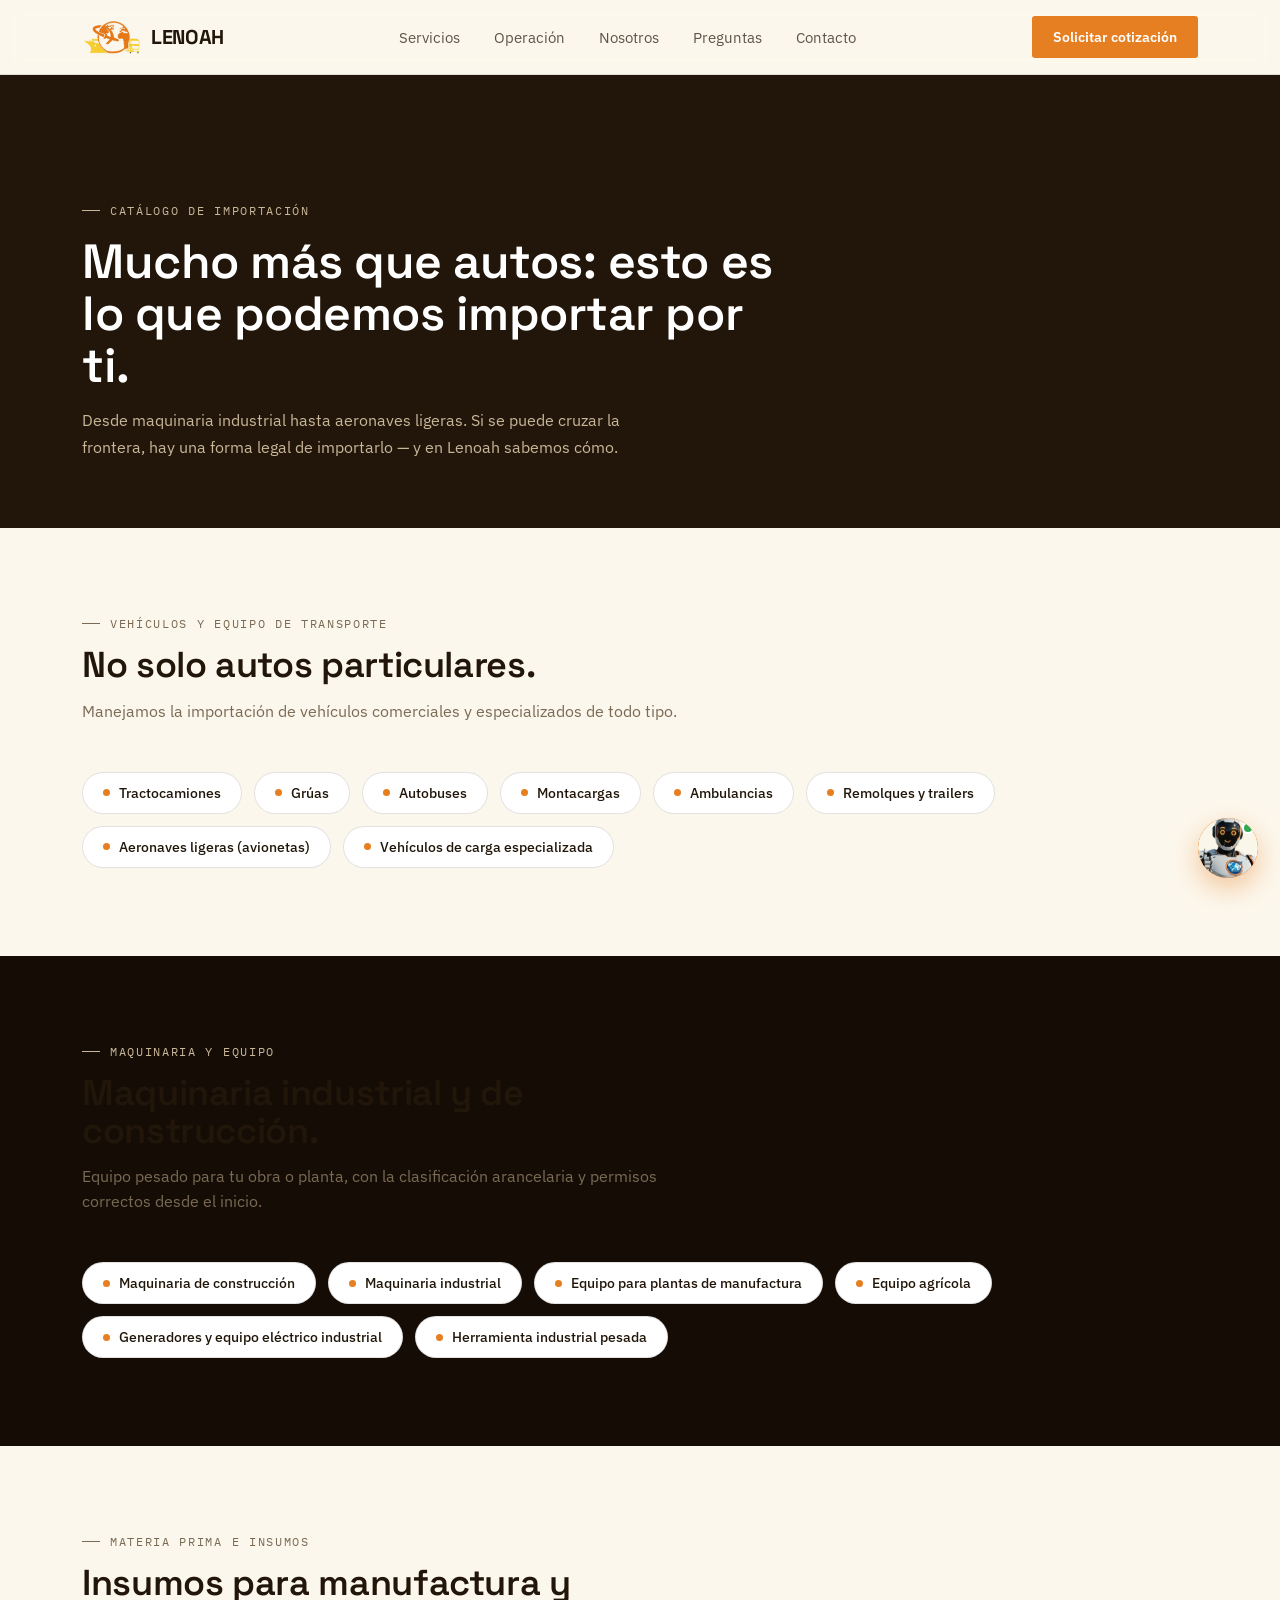
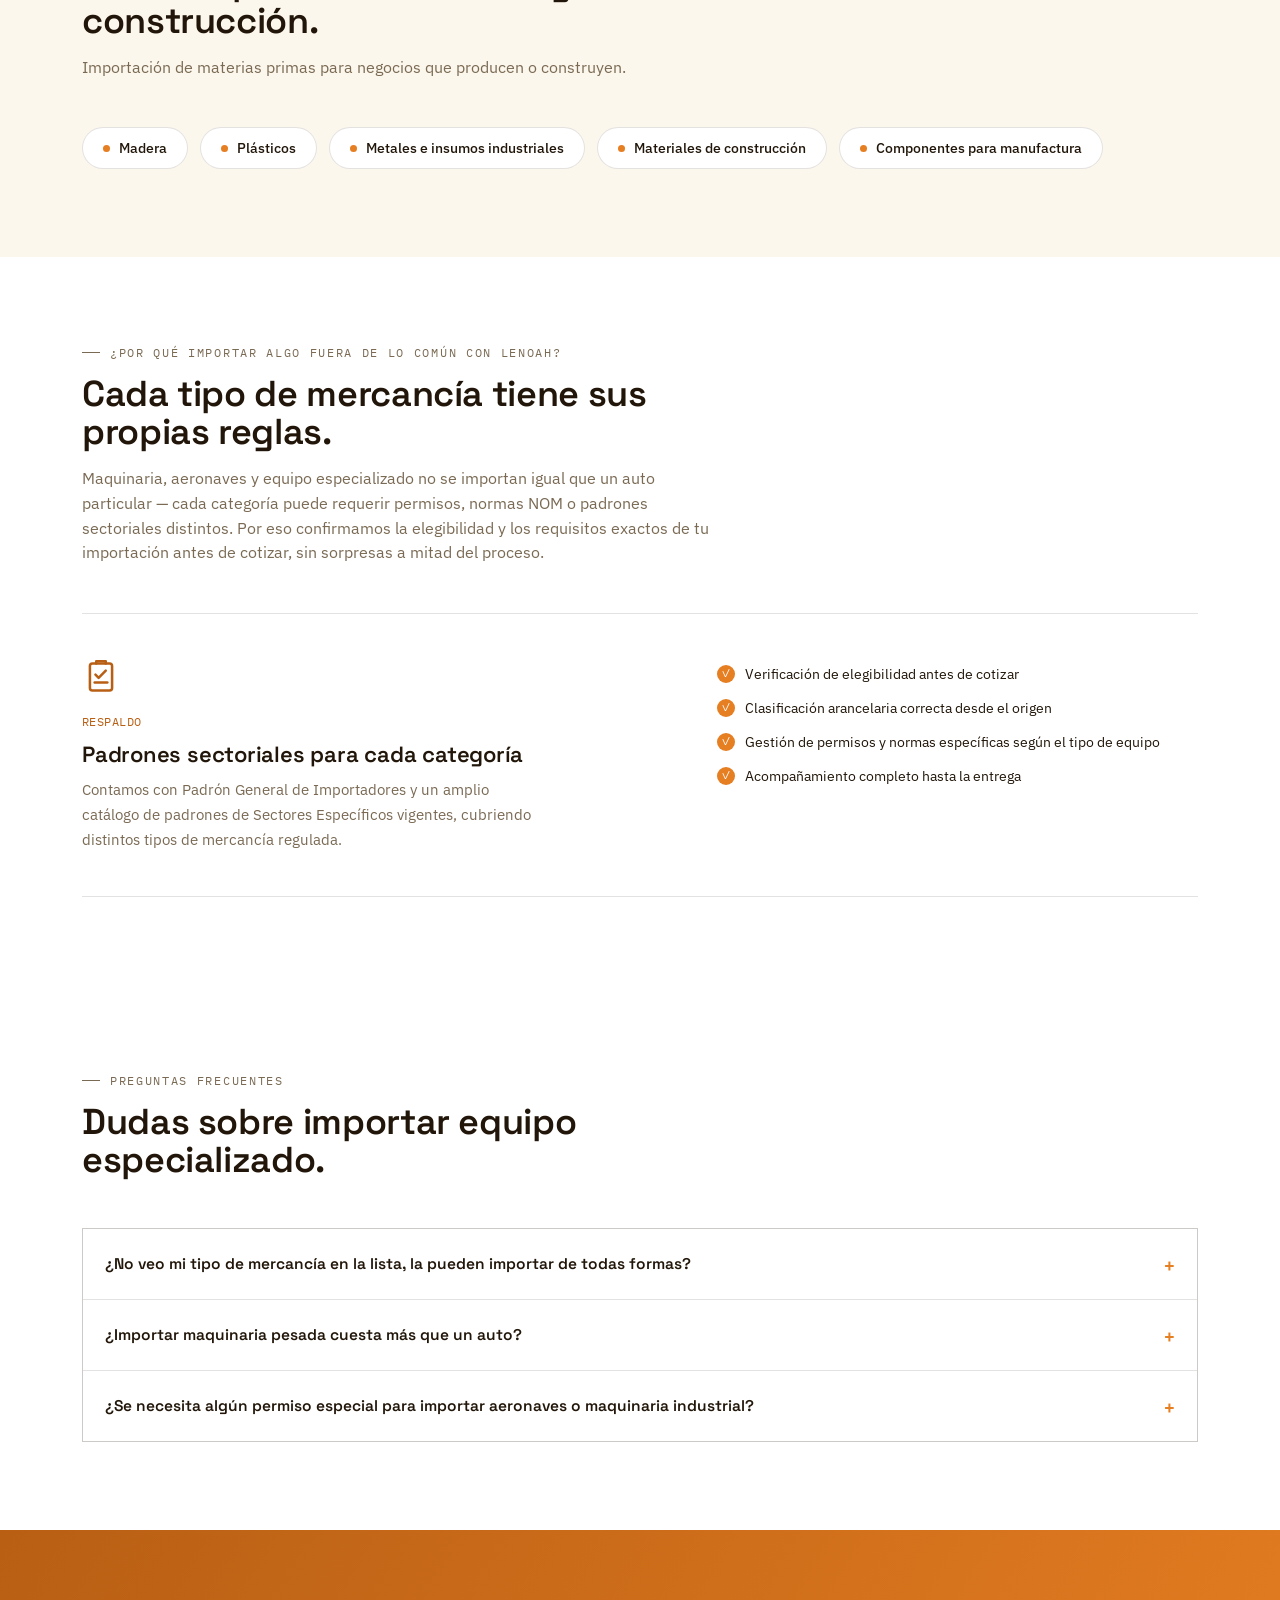
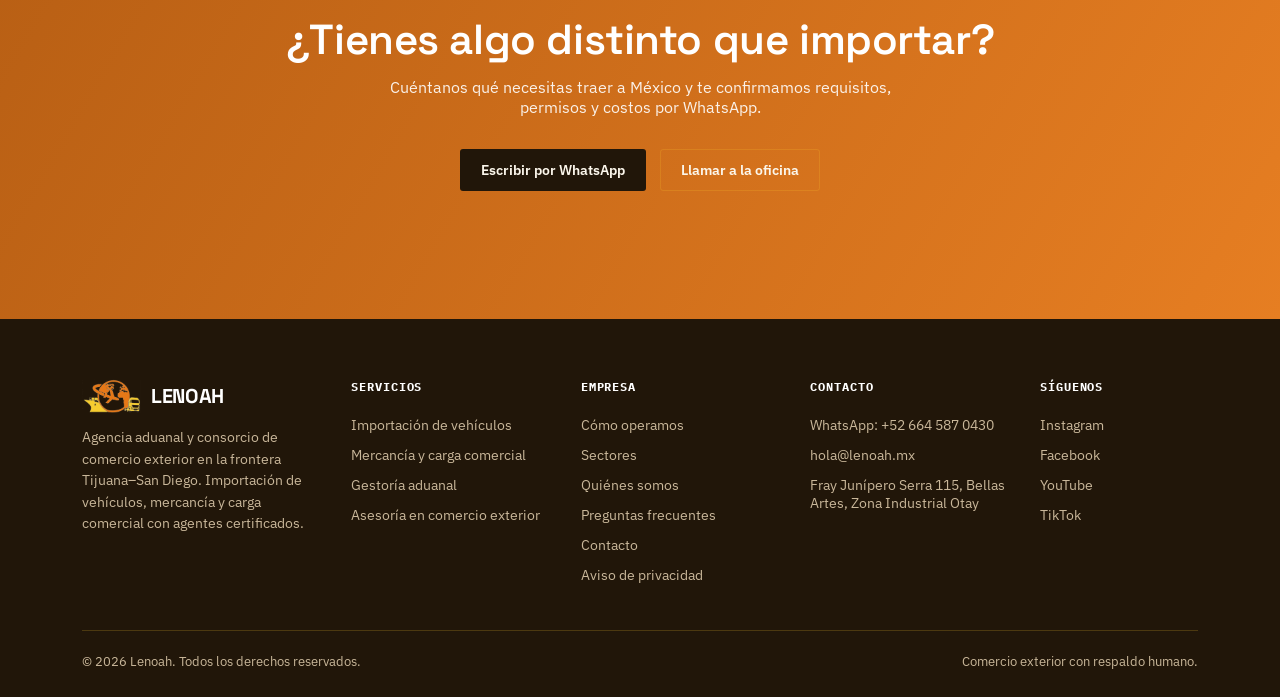
<file: que-podemos-importar.html>
<!DOCTYPE html>
<html lang="es-MX">
<head>
<meta charset="UTF-8">
<meta name="viewport" content="width=device-width, initial-scale=1.0">
<title>Qué Podemos Importar a México | Maquinaria, Vehículos Especiales y Más – Lenoah</title>
<meta name="description" content="Lenoah importa mucho más que autos: tractocamiones, grúas, montacargas, autobuses, avionetas, maquinaria industrial y de construcción, materia prima y más. Agencia aduanal en Tijuana.">
<link rel="canonical" href="https://agencialenoah.com/que-podemos-importar.html">
<link rel="preconnect" href="https://fonts.googleapis.com">
<link rel="preconnect" href="https://fonts.gstatic.com" crossorigin>
<link href="https://fonts.googleapis.com/css2?family=Space+Grotesk:wght@500;600;700&family=IBM+Plex+Sans:wght@400;500;600&family=IBM+Plex+Mono:wght@500;600&display=swap" rel="stylesheet">
<link rel="icon" type="image/png" href="assets/logo-icon.png">
<link rel="stylesheet" href="assets/styles.css">

<!-- Google tag (gtag.js) -->
<script async src="https://www.googletagmanager.com/gtag/js?id=G-F1V2E6VB3N"></script>
<script>
  window.dataLayer = window.dataLayer || [];
  function gtag(){dataLayer.push(arguments);}
  gtag('js', new Date());
  gtag('config', 'G-F1V2E6VB3N');
</script>

<script type="application/ld+json">
{
  "@context": "https://schema.org",
  "@type": "FAQPage",
  "mainEntity": [
    {
      "@type": "Question",
      "name": "¿Lenoah solo importa autos particulares?",
      "acceptedAnswer": {
        "@type": "Answer",
        "text": "No. Además de vehículos particulares, Lenoah importa tractocamiones, grúas, montacargas, autobuses, maquinaria industrial y de construcción, aeronaves ligeras, materia prima y equipo especializado."
      }
    },
    {
      "@type": "Question",
      "name": "¿Se puede importar maquinaria pesada o industrial a México?",
      "acceptedAnswer": {
        "@type": "Answer",
        "text": "Sí. La maquinaria industrial y de construcción se puede importar cumpliendo la clasificación arancelaria correcta y, en algunos casos, permisos o normas específicas según el tipo de equipo."
      }
    },
    {
      "@type": "Question",
      "name": "¿Qué materias primas puede importar Lenoah?",
      "acceptedAnswer": {
        "@type": "Answer",
        "text": "Manejamos importación de materias primas como madera, plásticos y otros insumos industriales para negocios de manufactura y construcción."
      }
    }
  ]
}
</script>
</head>
<body>

<header>
  <nav>
    <a href="index.html" class="logo"><img src="assets/logo-icon.png" alt="Lenoah">LENOAH</a>
    <div class="navlinks">
      <a href="servicios.html">Servicios</a>
      <a href="index.html#operacion">Operación</a>
      <a href="nosotros.html">Nosotros</a>
      <a href="index.html#faq">Preguntas</a>
      <a href="#contacto">Contacto</a>
    </div>
    <a href="https://wa.me/526645870430" target="_blank" rel="noopener" class="btn btn-naranja">Solicitar cotización</a>
  </nav>
</header>

<main>

  <!-- BANNER -->
  <section class="page-banner">
    <div class="wrap">
      <div class="eyebrow on-dark">CATÁLOGO DE IMPORTACIÓN</div>
      <h1>Mucho más que autos: esto es lo que podemos importar por ti.</h1>
      <p>Desde maquinaria industrial hasta aeronaves ligeras. Si se puede cruzar la frontera, hay una forma legal de importarlo — y en Lenoah sabemos cómo.</p>
    </div>
  </section>

  <!-- VEHICULOS ESPECIALES -->
  <section class="sectores" id="vehiculos-especiales">
    <div class="wrap">
      <div class="section-head reveal">
        <div class="eyebrow">VEHÍCULOS Y EQUIPO DE TRANSPORTE</div>
        <h2>No solo autos particulares.</h2>
        <p>Manejamos la importación de vehículos comerciales y especializados de todo tipo.</p>
      </div>
      <div class="sector-chips reveal">
        <div class="sector-chip"><span class="sw"></span>Tractocamiones</div>
        <div class="sector-chip"><span class="sw"></span>Grúas</div>
        <div class="sector-chip"><span class="sw"></span>Autobuses</div>
        <div class="sector-chip"><span class="sw"></span>Montacargas</div>
        <div class="sector-chip"><span class="sw"></span>Ambulancias</div>
        <div class="sector-chip"><span class="sw"></span>Remolques y trailers</div>
        <div class="sector-chip"><span class="sw"></span>Aeronaves ligeras (avionetas)</div>
        <div class="sector-chip"><span class="sw"></span>Vehículos de carga especializada</div>
      </div>
    </div>
  </section>

  <!-- MAQUINARIA -->
  <section class="sectores" style="background:#150D05;">
    <div class="wrap">
      <div class="section-head reveal">
        <div class="eyebrow on-dark">MAQUINARIA Y EQUIPO</div>
        <h2>Maquinaria industrial y de construcción.</h2>
        <p>Equipo pesado para tu obra o planta, con la clasificación arancelaria y permisos correctos desde el inicio.</p>
      </div>
      <div class="sector-chips reveal">
        <div class="sector-chip"><span class="sw"></span>Maquinaria de construcción</div>
        <div class="sector-chip"><span class="sw"></span>Maquinaria industrial</div>
        <div class="sector-chip"><span class="sw"></span>Equipo para plantas de manufactura</div>
        <div class="sector-chip"><span class="sw"></span>Equipo agrícola</div>
        <div class="sector-chip"><span class="sw"></span>Generadores y equipo eléctrico industrial</div>
        <div class="sector-chip"><span class="sw"></span>Herramienta industrial pesada</div>
      </div>
    </div>
  </section>

  <!-- MATERIA PRIMA -->
  <section class="sectores">
    <div class="wrap">
      <div class="section-head reveal">
        <div class="eyebrow">MATERIA PRIMA E INSUMOS</div>
        <h2>Insumos para manufactura y construcción.</h2>
        <p>Importación de materias primas para negocios que producen o construyen.</p>
      </div>
      <div class="sector-chips reveal">
        <div class="sector-chip"><span class="sw"></span>Madera</div>
        <div class="sector-chip"><span class="sw"></span>Plásticos</div>
        <div class="sector-chip"><span class="sw"></span>Metales e insumos industriales</div>
        <div class="sector-chip"><span class="sw"></span>Materiales de construcción</div>
        <div class="sector-chip"><span class="sw"></span>Componentes para manufactura</div>
      </div>
    </div>
  </section>

  <!-- POR QUE CON NOSOTROS -->
  <section class="servicios-detalle">
    <div class="wrap">
      <div class="section-head reveal">
        <div class="eyebrow">¿POR QUÉ IMPORTAR ALGO FUERA DE LO COMÚN CON LENOAH?</div>
        <h2>Cada tipo de mercancía tiene sus propias reglas.</h2>
        <p>Maquinaria, aeronaves y equipo especializado no se importan igual que un auto particular — cada categoría puede requerir permisos, normas NOM o padrones sectoriales distintos. Por eso confirmamos la elegibilidad y los requisitos exactos de tu importación antes de cotizar, sin sorpresas a mitad del proceso.</p>
      </div>
      <div class="sd-list">
        <div class="sd-item reveal">
          <div class="sd-info">
            <div class="serv-icon">
              <svg viewBox="0 0 24 24" fill="none" stroke="currentColor" stroke-width="1.6" stroke-linecap="round" stroke-linejoin="round"><rect x="5" y="3.5" width="14" height="17" rx="1.6"/><path d="M9 3.5V2h6v1.5"/><path d="M8.5 10.5l2 2 4.5-4.5"/><path d="M8 15.5h8"/></svg>
            </div>
            <span class="sd-tag">RESPALDO</span>
            <h3>Padrones sectoriales para cada categoría</h3>
            <p>Contamos con Padrón General de Importadores y un amplio catálogo de padrones de Sectores Específicos vigentes, cubriendo distintos tipos de mercancía regulada.</p>
          </div>
          <ul class="sd-checklist">
            <li>Verificación de elegibilidad antes de cotizar</li>
            <li>Clasificación arancelaria correcta desde el origen</li>
            <li>Gestión de permisos y normas específicas según el tipo de equipo</li>
            <li>Acompañamiento completo hasta la entrega</li>
          </ul>
        </div>
      </div>
    </div>
  </section>

  <!-- FAQ -->
  <section class="faq" id="faq">
    <div class="wrap">
      <div class="section-head reveal">
        <div class="eyebrow">PREGUNTAS FRECUENTES</div>
        <h2>Dudas sobre importar equipo especializado.</h2>
      </div>
      <div class="faq-list reveal">
        <details class="faq-item">
          <summary><span>¿No veo mi tipo de mercancía en la lista, la pueden importar de todas formas?</span><span class="faq-ico">+</span></summary>
          <p>Es muy probable que sí. La lista de arriba son ejemplos frecuentes, no el catálogo completo — escríbenos por WhatsApp con el detalle de lo que necesitas importar y te confirmamos requisitos y viabilidad.</p>
        </details>
        <details class="faq-item">
          <summary><span>¿Importar maquinaria pesada cuesta más que un auto?</span><span class="faq-ico">+</span></summary>
          <p>El costo depende del valor, tipo y clasificación arancelaria del equipo, no del tamaño. Te damos un estimado específico según tu caso.</p>
        </details>
        <details class="faq-item">
          <summary><span>¿Se necesita algún permiso especial para importar aeronaves o maquinaria industrial?</span><span class="faq-ico">+</span></summary>
          <p>Depende del tipo de equipo. Algunas categorías requieren permisos o certificaciones adicionales, y eso lo verificamos contigo antes de iniciar el trámite.</p>
        </details>
      </div>
    </div>
  </section>

  <!-- CTA FINAL -->
  <section class="cta-final" id="contacto">
    <div class="wrap">
      <div class="reveal">
        <h2>¿Tienes algo distinto que importar?</h2>
        <p>Cuéntanos qué necesitas traer a México y te confirmamos requisitos, permisos y costos por WhatsApp.</p>
        <div class="hero-ctas" style="justify-content:center;">
          <a href="https://wa.me/526645870430" target="_blank" rel="noopener" class="btn btn-primary">Escribir por WhatsApp</a>
          <a href="tel:+526645870430" class="btn btn-ghost-dark">Llamar a la oficina</a>
        </div>
      </div>
    </div>
  </section>

</main>

<footer>
  <div class="wrap">
    <div class="foot-grid">
      <div class="foot-brand">
        <a href="index.html" class="logo"><img src="assets/logo-icon.png" alt="Lenoah">LENOAH</a>
        <p>Agencia aduanal y consorcio de comercio exterior en la frontera Tijuana–San Diego. Importación de vehículos, mercancía y carga comercial con agentes certificados.</p>
      </div>
      <div class="foot-col">
        <h4>Servicios</h4>
        <a href="servicios.html">Importación de vehículos</a>
        <a href="servicios.html">Mercancía y carga comercial</a>
        <a href="servicios.html">Gestoría aduanal</a>
        <a href="servicios.html">Asesoría en comercio exterior</a>
      </div>
      <div class="foot-col">
        <h4>Empresa</h4>
        <a href="index.html#operacion">Cómo operamos</a>
        <a href="index.html#sectores">Sectores</a>
        <a href="nosotros.html">Quiénes somos</a>
        <a href="index.html#faq">Preguntas frecuentes</a>
        <a href="#contacto">Contacto</a>
        <a href="#">Aviso de privacidad</a>
      </div>
      <div class="foot-col">
        <h4>Contacto</h4>
        <a href="https://wa.me/526645870430" target="_blank" rel="noopener">WhatsApp: +52 664 587 0430</a>
        <a href="mailto:hola@lenoah.mx">hola@lenoah.mx</a>
        <a href="https://www.google.com/maps/search/?api=1&query=Calle%20Fray%20Jun%C3%ADpero%20Serra%20115%2C%20Bellas%20Artes%2C%20Zona%20Industrial%20Otay%2C%20Tijuana%2C%20B.C." target="_blank" rel="noopener">Fray Junípero Serra 115, Bellas Artes, Zona Industrial Otay</a>
      </div>
      <div class="foot-col">
        <h4>Síguenos</h4>
        <a href="https://www.instagram.com/agencialenoah" target="_blank" rel="noopener">Instagram</a>
        <a href="https://www.facebook.com/share/1EirSWpD19/" target="_blank" rel="noopener">Facebook</a>
        <a href="https://youtube.com/@agencialenoah" target="_blank" rel="noopener">YouTube</a>
        <a href="https://www.tiktok.com/@agencialenoah" target="_blank" rel="noopener">TikTok</a>
      </div>
    </div>
    <div class="foot-bottom">
      <span>© 2026 Lenoah. Todos los derechos reservados.</span>
      <span>Comercio exterior con respaldo humano.</span>
    </div>
  </div>
</footer>

<script>
  const revealEls = document.querySelectorAll('.reveal');
  const io = new IntersectionObserver((entries)=>{
    entries.forEach(e=>{
      if(e.isIntersecting){ e.target.classList.add('show'); io.unobserve(e.target); }
    });
  }, {threshold:0.15});
  revealEls.forEach(el=>io.observe(el));
</script>

<script src="assets/chat-widget.js"></script>
</body>
</html>
</file>
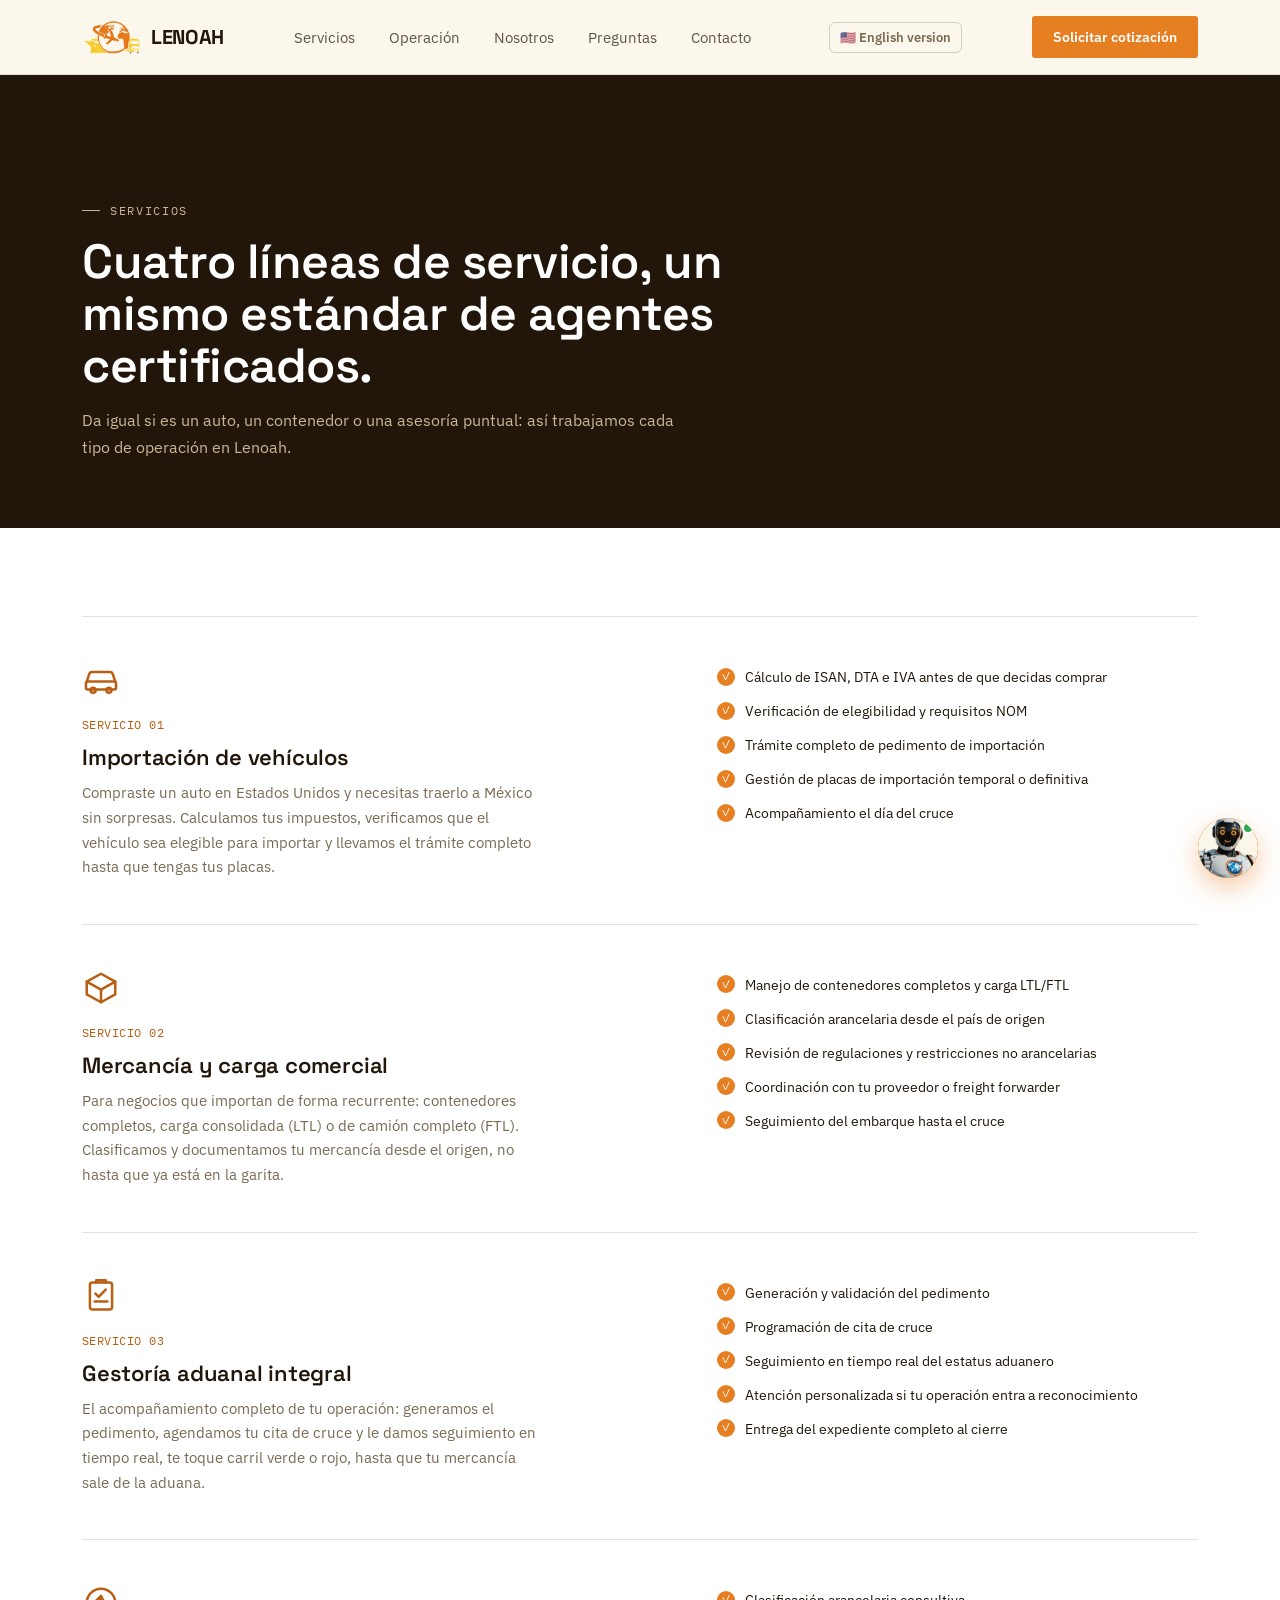
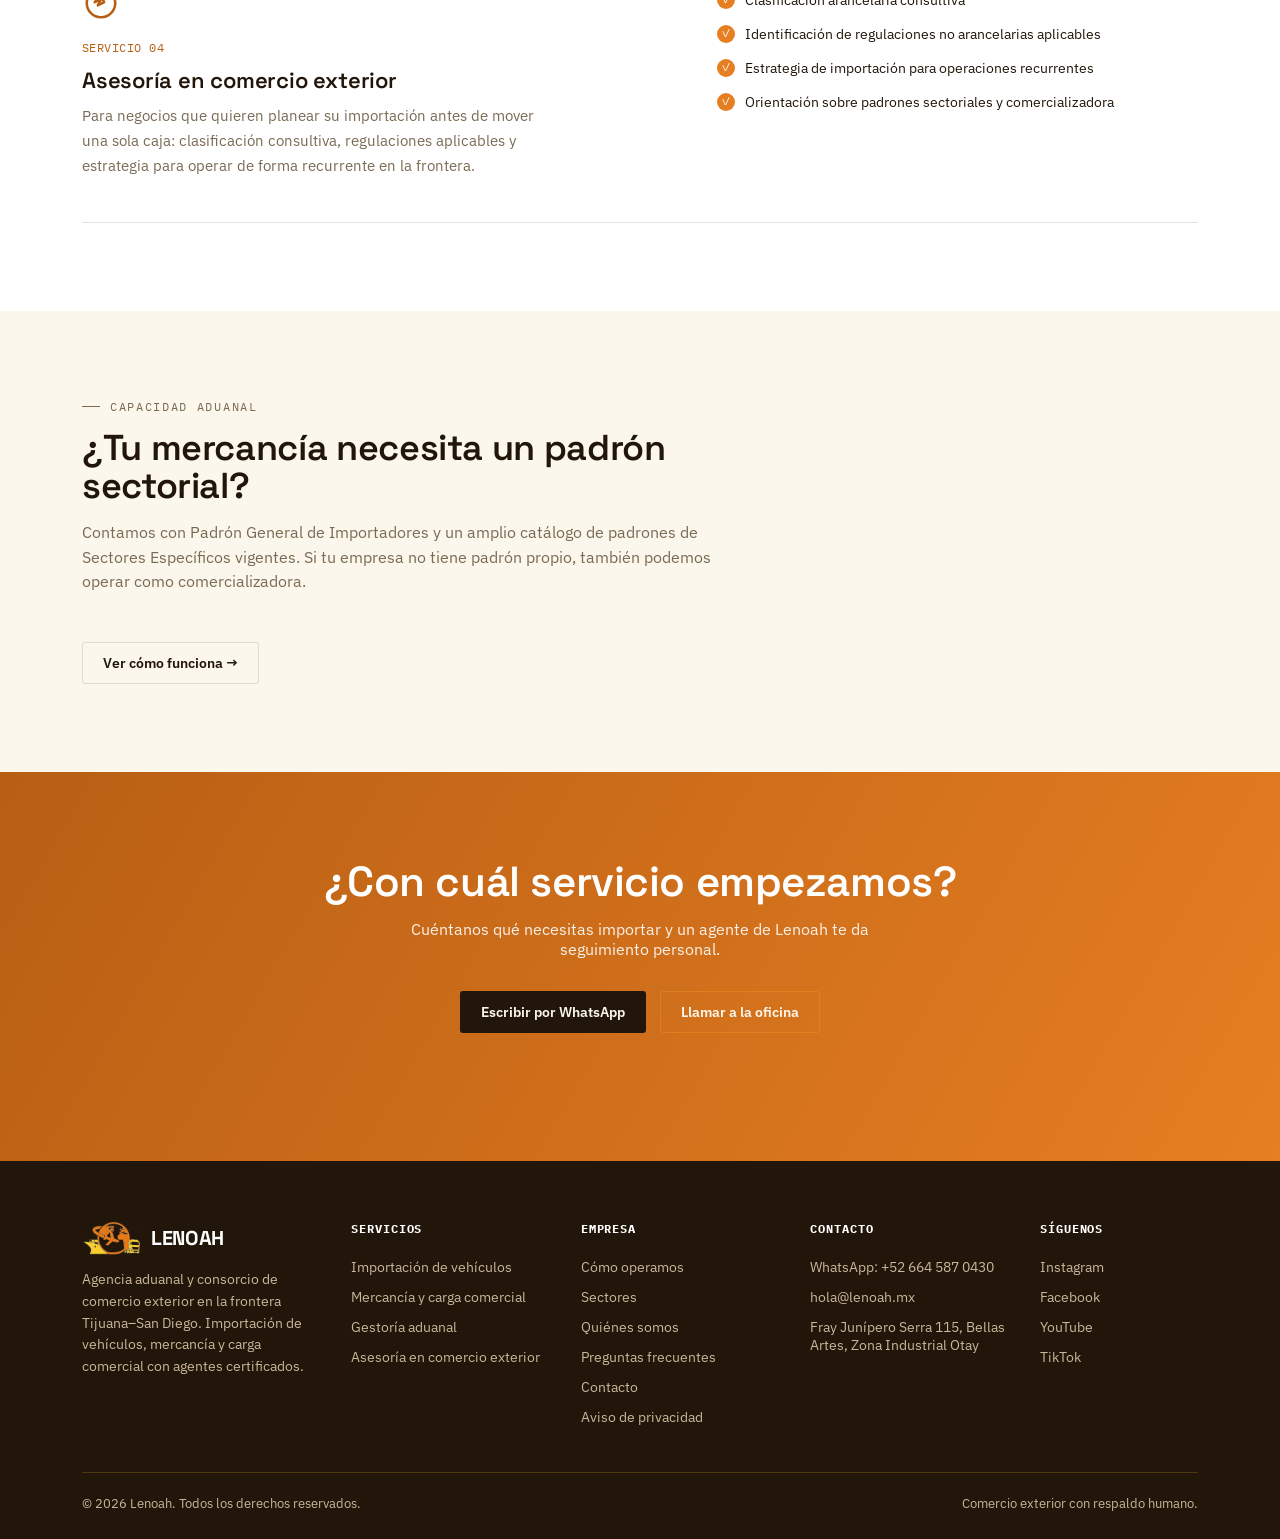
<file: servicios.html>
<!DOCTYPE html>
<html lang="es-MX">
<head>
<meta charset="UTF-8">
<meta name="viewport" content="width=device-width, initial-scale=1.0">
<title>Importar Vehículos y Mercancía a México | Agente Aduanal Tijuana – Lenoah</title>
<meta name="description" content="¿Cuánto cuesta importar un carro de Estados Unidos a México? Agente aduanal certificado en Tijuana: vehículos, mercancía y carga comercial. Cotización en minutos por WhatsApp.">
<link rel="canonical" href="https://agencialenoah.com/servicios.html">
<link rel="alternate" hreflang="es-mx" href="https://agencialenoah.com/servicios.html">
<link rel="alternate" hreflang="en" href="https://agencialenoah.com/en/services.html">
<link rel="alternate" hreflang="x-default" href="https://agencialenoah.com/servicios.html">
<link rel="preconnect" href="https://fonts.googleapis.com">
<link rel="preconnect" href="https://fonts.gstatic.com" crossorigin>
<link href="https://fonts.googleapis.com/css2?family=Space+Grotesk:wght@500;600;700&family=IBM+Plex+Sans:wght@400;500;600&family=IBM+Plex+Mono:wght@500;600&display=swap" rel="stylesheet">
<link rel="icon" type="image/png" href="assets/logo-icon.png">
<link rel="stylesheet" href="assets/styles.css">

<!-- Google tag (gtag.js) -->
<script async src="https://www.googletagmanager.com/gtag/js?id=G-F1V2E6VB3N"></script>
<script>
  window.dataLayer = window.dataLayer || [];
  function gtag(){dataLayer.push(arguments);}
  gtag('js', new Date());

  gtag('config', 'G-F1V2E6VB3N');
</script>
</head>
<body>

<header>
  <nav>
    <a href="index.html" class="logo"><img src="assets/logo-icon.png" alt="Lenoah">LENOAH</a>
    <div class="navlinks">
      <a href="servicios.html">Servicios</a>
      <a href="index.html#operacion">Operación</a>
      <a href="nosotros.html">Nosotros</a>
      <a href="index.html#faq">Preguntas</a>
      <a href="#contacto">Contacto</a>
    </div>
    <a href="en/services.html" style="font-size:13px; font-weight:600; color:#7A6A54; text-decoration:none; margin-left:8px; padding:6px 10px; border:1px solid rgba(122,106,84,0.3); border-radius:6px; white-space:nowrap;">🇺🇸 English version</a>
    <a href="https://wa.me/526645870430" target="_blank" rel="noopener" class="btn btn-naranja">Solicitar cotización</a>
  </nav>
</header>

<main>

  <!-- BANNER -->
  <section class="page-banner">
    <div class="wrap">
      <div class="eyebrow on-dark">SERVICIOS</div>
      <h1>Cuatro líneas de servicio, un mismo estándar de agentes certificados.</h1>
      <p>Da igual si es un auto, un contenedor o una asesoría puntual: así trabajamos cada tipo de operación en Lenoah.</p>
    </div>
  </section>

  <!-- SERVICIOS DETALLE -->
  <section class="servicios-detalle" id="servicios">
    <div class="wrap">
      <div class="sd-list">

        <div class="sd-item reveal">
          <div class="sd-info">
            <div class="serv-icon">
              <svg viewBox="0 0 24 24" fill="none" stroke="currentColor" stroke-width="1.6" stroke-linecap="round" stroke-linejoin="round"><path d="M3 13l1.5-4.5A2 2 0 0 1 6.4 7h11.2a2 2 0 0 1 1.9 1.5L21 13"/><rect x="2.5" y="13" width="19" height="5" rx="1.2"/><circle cx="7" cy="18.5" r="1.6"/><circle cx="17" cy="18.5" r="1.6"/></svg>
            </div>
            <span class="sd-tag">SERVICIO 01</span>
            <h3>Importación de vehículos</h3>
            <p>Compraste un auto en Estados Unidos y necesitas traerlo a México sin sorpresas. Calculamos tus impuestos, verificamos que el vehículo sea elegible para importar y llevamos el trámite completo hasta que tengas tus placas.</p>
          </div>
          <ul class="sd-checklist">
            <li>Cálculo de ISAN, DTA e IVA antes de que decidas comprar</li>
            <li>Verificación de elegibilidad y requisitos NOM</li>
            <li>Trámite completo de pedimento de importación</li>
            <li>Gestión de placas de importación temporal o definitiva</li>
            <li>Acompañamiento el día del cruce</li>
          </ul>
        </div>

        <div class="sd-item reveal">
          <div class="sd-info">
            <div class="serv-icon">
              <svg viewBox="0 0 24 24" fill="none" stroke="currentColor" stroke-width="1.6" stroke-linecap="round" stroke-linejoin="round"><path d="M21 8l-9-5-9 5 9 5 9-5z"/><path d="M3 8v8l9 5 9-5V8"/><path d="M12 13v8"/></svg>
            </div>
            <span class="sd-tag">SERVICIO 02</span>
            <h3>Mercancía y carga comercial</h3>
            <p>Para negocios que importan de forma recurrente: contenedores completos, carga consolidada (LTL) o de camión completo (FTL). Clasificamos y documentamos tu mercancía desde el origen, no hasta que ya está en la garita.</p>
          </div>
          <ul class="sd-checklist">
            <li>Manejo de contenedores completos y carga LTL/FTL</li>
            <li>Clasificación arancelaria desde el país de origen</li>
            <li>Revisión de regulaciones y restricciones no arancelarias</li>
            <li>Coordinación con tu proveedor o freight forwarder</li>
            <li>Seguimiento del embarque hasta el cruce</li>
          </ul>
        </div>

        <div class="sd-item reveal">
          <div class="sd-info">
            <div class="serv-icon">
              <svg viewBox="0 0 24 24" fill="none" stroke="currentColor" stroke-width="1.6" stroke-linecap="round" stroke-linejoin="round"><rect x="5" y="3.5" width="14" height="17" rx="1.6"/><path d="M9 3.5V2h6v1.5"/><path d="M8.5 10.5l2 2 4.5-4.5"/><path d="M8 15.5h8"/></svg>
            </div>
            <span class="sd-tag">SERVICIO 03</span>
            <h3>Gestoría aduanal integral</h3>
            <p>El acompañamiento completo de tu operación: generamos el pedimento, agendamos tu cita de cruce y le damos seguimiento en tiempo real, te toque carril verde o rojo, hasta que tu mercancía sale de la aduana.</p>
          </div>
          <ul class="sd-checklist">
            <li>Generación y validación del pedimento</li>
            <li>Programación de cita de cruce</li>
            <li>Seguimiento en tiempo real del estatus aduanero</li>
            <li>Atención personalizada si tu operación entra a reconocimiento</li>
            <li>Entrega del expediente completo al cierre</li>
          </ul>
        </div>

        <div class="sd-item reveal">
          <div class="sd-info">
            <div class="serv-icon">
              <svg viewBox="0 0 24 24" fill="none" stroke="currentColor" stroke-width="1.6" stroke-linecap="round" stroke-linejoin="round"><circle cx="12" cy="12" r="9"/><path d="M12 7.5l2 4-4 2 2-4-4 2 4-4z"/></svg>
            </div>
            <span class="sd-tag">SERVICIO 04</span>
            <h3>Asesoría en comercio exterior</h3>
            <p>Para negocios que quieren planear su importación antes de mover una sola caja: clasificación consultiva, regulaciones aplicables y estrategia para operar de forma recurrente en la frontera.</p>
          </div>
          <ul class="sd-checklist">
            <li>Clasificación arancelaria consultiva</li>
            <li>Identificación de regulaciones no arancelarias aplicables</li>
            <li>Estrategia de importación para operaciones recurrentes</li>
            <li>Orientación sobre padrones sectoriales y comercializadora</li>
          </ul>
        </div>

      </div>
    </div>
  </section>

  <!-- PADRONES Y COMERCIALIZADORA (resumen + link) -->
  <section class="padrones">
    <div class="wrap">
      <div class="section-head reveal">
        <div class="eyebrow">CAPACIDAD ADUANAL</div>
        <h2>¿Tu mercancía necesita un padrón sectorial?</h2>
        <p>Contamos con Padrón General de Importadores y un amplio catálogo de padrones de Sectores Específicos vigentes. Si tu empresa no tiene padrón propio, también podemos operar como comercializadora.</p>
      </div>
      <a href="index.html#padrones" class="btn btn-ghost">Ver cómo funciona →</a>
    </div>
  </section>

  <!-- CTA FINAL -->
  <section class="cta-final" id="contacto">
    <div class="wrap">
      <div class="reveal">
        <h2>¿Con cuál servicio empezamos?</h2>
        <p>Cuéntanos qué necesitas importar y un agente de Lenoah te da seguimiento personal.</p>
        <div class="hero-ctas" style="justify-content:center;">
          <a href="https://wa.me/526645870430" target="_blank" rel="noopener" class="btn btn-primary">Escribir por WhatsApp</a>
          <a href="tel:+526645870430" class="btn btn-ghost-dark">Llamar a la oficina</a>
        </div>
      </div>
    </div>
  </section>

</main>

<footer>
  <div class="wrap">
    <div class="foot-grid">
      <div class="foot-brand">
        <a href="index.html" class="logo"><img src="assets/logo-icon.png" alt="Lenoah">LENOAH</a>
        <p>Agencia aduanal y consorcio de comercio exterior en la frontera Tijuana–San Diego. Importación de vehículos, mercancía y carga comercial con agentes certificados.</p>
      </div>
      <div class="foot-col">
        <h4>Servicios</h4>
        <a href="servicios.html">Importación de vehículos</a>
        <a href="servicios.html">Mercancía y carga comercial</a>
        <a href="servicios.html">Gestoría aduanal</a>
        <a href="servicios.html">Asesoría en comercio exterior</a>
      </div>
      <div class="foot-col">
        <h4>Empresa</h4>
        <a href="index.html#operacion">Cómo operamos</a>
        <a href="index.html#sectores">Sectores</a>
        <a href="nosotros.html">Quiénes somos</a>
        <a href="index.html#faq">Preguntas frecuentes</a>
        <a href="#contacto">Contacto</a>
        <a href="#">Aviso de privacidad</a>
      </div>
      <div class="foot-col">
        <h4>Contacto</h4>
        <a href="https://wa.me/526645870430" target="_blank" rel="noopener">WhatsApp: +52 664 587 0430</a>
        <a href="mailto:hola@lenoah.mx">hola@lenoah.mx</a>
        <a href="https://www.google.com/maps/search/?api=1&query=Calle%20Fray%20Jun%C3%ADpero%20Serra%20115%2C%20Bellas%20Artes%2C%20Zona%20Industrial%20Otay%2C%20Tijuana%2C%20B.C." target="_blank" rel="noopener">Fray Junípero Serra 115, Bellas Artes, Zona Industrial Otay</a>
      </div>
      <div class="foot-col">
        <h4>Síguenos</h4>
        <a href="https://www.instagram.com/agencialenoah?igsh=MW9pZHBoZXhkcm4xYQ==" target="_blank" rel="noopener">Instagram</a>
        <a href="https://www.facebook.com/share/1EirSWpD19/" target="_blank" rel="noopener">Facebook</a>
        <a href="https://youtube.com/@agencialenoah?si=c4Mpdcs2uhXX8nxL" target="_blank" rel="noopener">YouTube</a>
        <a href="https://www.tiktok.com/@agencialenoah?_r=1&_t=ZS-98e3TfCi9K5" target="_blank" rel="noopener">TikTok</a>
      </div>
    </div>
    <div class="foot-bottom">
      <span>© 2026 Lenoah. Todos los derechos reservados.</span>
      <span>Comercio exterior con respaldo humano.</span>
    </div>
  </div>
</footer>

<script>
  const revealEls = document.querySelectorAll('.reveal');
  const io = new IntersectionObserver((entries)=>{
    entries.forEach(e=>{
      if(e.isIntersecting){ e.target.classList.add('show'); io.unobserve(e.target); }
    });
  }, {threshold:0.15});
  revealEls.forEach(el=>io.observe(el));
</script>

<script src="assets/chat-widget.js"></script>
</body>
</html>
</file>
<file: assets/styles.css>
:root{
    --noche:#211609;
    --noche-2:#2C1C0C;
    --concreto:#FCF7EC;
    --concreto-2:#F2E7CE;
    --papel:#FFFFFF;
    --acero:#7A6A54;
    --acero-2:#C9B79A;
    --naranja:#E67E22;
    --naranja-oscuro:#B85F14;
    --amarillo:#F7C331;
    --amarillo-oscuro:#D9A413;
    --verde:#2FA84F;
    --rojo:#E5484D;
    --linea: rgba(33,22,9,0.12);
    --linea-clara: rgba(247,195,49,0.20);
    --radio: 3px;
    --font-display:'Space Grotesk', sans-serif;
    --font-body:'IBM Plex Sans', sans-serif;
    --font-mono:'IBM Plex Mono', monospace;
  }

  *{box-sizing:border-box; margin:0; padding:0;}
  html{scroll-behavior:smooth;}
  body{
    font-family:var(--font-body);
    background:var(--concreto);
    color:var(--noche);
    -webkit-font-smoothing:antialiased;
    overflow-x:hidden;
  }
  img,svg{display:block; max-width:100%;}
  a{color:inherit; text-decoration:none;}
  ul{list-style:none;}
  button{font-family:inherit; cursor:pointer;}

  .eyebrow{
    font-family:var(--font-mono);
    font-size:12px;
    letter-spacing:.14em;
    text-transform:uppercase;
    color:var(--acero);
    display:flex;
    align-items:center;
    gap:10px;
  }
  .eyebrow::before{
    content:"";
    width:18px; height:1px;
    background:var(--acero);
    display:inline-block;
  }
  .eyebrow.on-dark{color:var(--acero-2);}
  .eyebrow.on-dark::before{background:var(--acero-2);}

  .wrap{
    max-width:1180px;
    margin:0 auto;
    padding:0 32px;
  }

  h1,h2,h3{
    font-family:var(--font-display);
    font-weight:600;
    letter-spacing:-.01em;
    line-height:1.05;
  }

  /* ---------- NAV ---------- */
  header{
    position:sticky; top:0; z-index:100;
    background:rgba(252,247,236,0.88);
    backdrop-filter:blur(10px);
    border-bottom:1px solid var(--linea);
  }
  nav{
    display:flex; align-items:center; justify-content:space-between;
    padding:16px 32px;
    max-width:1180px; margin:0 auto;
  }
  .logo{
    font-family:var(--font-display);
    font-weight:700;
    font-size:20px;
    letter-spacing:-.02em;
    display:flex; align-items:center; gap:10px;
  }
  .logo img{ height:34px; width:auto; display:block; }
  .navlinks{display:flex; gap:34px; align-items:center;}
  .navlinks a{
    font-size:14.5px; color:var(--noche); opacity:.72;
    transition:opacity .15s ease;
  }
  .navlinks a:hover{opacity:1;}
  .btn{
    display:inline-flex; align-items:center; gap:8px;
    font-size:14px; font-weight:600;
    padding:11px 20px;
    border-radius:var(--radio);
    border:1px solid transparent;
    transition:transform .15s ease, box-shadow .15s ease, background .15s ease;
    white-space:nowrap;
  }
  .btn-primary{ background:var(--noche); color:var(--concreto); }
  .btn-primary:hover{ transform:translateY(-1px); box-shadow:0 6px 18px rgba(33,22,9,0.25);}
  .btn-naranja{ background:var(--naranja); color:#fff; }
  .btn-naranja:hover{ transform:translateY(-1px); box-shadow:0 6px 18px rgba(230,126,34,0.35); }
  .btn-ghost{ background:transparent; border-color:var(--linea); color:var(--noche); }
  .btn-ghost:hover{ border-color:var(--noche); }
  .btn-ghost-dark{ background:transparent; border-color:var(--linea-clara); color:var(--concreto); }
  .btn-ghost-dark:hover{ border-color:var(--concreto-2); }
  .btn-sm{ padding:9px 16px; font-size:13px; }

  /* ---------- HERO ---------- */
  .hero{
    background:var(--noche);
    color:var(--concreto);
    position:relative;
    overflow:hidden;
    padding:72px 0 60px;
    min-height:600px;
    display:flex;
    align-items:center;
  }
  #garita-canvas{ position:absolute; inset:0; width:100%; height:100%; z-index:0; }
  .hero::after{
    content:"";
    position:absolute; inset:0;
    background:linear-gradient(180deg, rgba(33,22,9,0.55) 0%, rgba(33,22,9,0.80) 55%, var(--noche) 100%);
    z-index:1; pointer-events:none;
  }
  .hero .wrap{ position:relative; z-index:2; width:100%; }
  .hero-inner{ max-width:660px; }
  .hero-inner h1{
    font-size:clamp(32px, 4.6vw, 52px);
    margin:20px 0 20px;
    color:#fff;
  }
  .hero-inner h1 em{ font-style:normal; color:var(--amarillo); }
  .hero-inner p{
    font-size:17px; line-height:1.65; color:var(--acero-2);
    max-width:500px; margin-bottom:30px;
  }
  .hero-ctas{ display:flex; gap:14px; flex-wrap:wrap; margin-bottom:40px;}
  .hero-strip{ display:flex; gap:0; border-top:1px solid var(--linea-clara); padding-top:20px; max-width:600px; }
  .hero-strip div{ flex:1; padding-right:22px; border-right:1px solid var(--linea-clara); }
  .hero-strip div:last-child{border-right:none;}
  .hero-strip strong{ display:block; font-family:var(--font-mono); font-size:21px; color:#fff; }
  .hero-strip span{ font-size:12px; color:var(--acero-2); }

  .garita-caption{
    position:absolute; right:32px; bottom:24px; z-index:2;
    max-width:250px; background:rgba(33,22,9,0.72);
    border:1px solid var(--linea-clara); border-radius:5px;
    padding:13px 15px; backdrop-filter:blur(6px);
  }
  .garita-caption .eyebrow{ margin-bottom:7px; }
  .garita-caption p{ font-size:11.5px; line-height:1.5; color:var(--acero-2); }
  @media (max-width:960px){ .garita-caption{ display:none; } }

  /* ---------- SECTION generic ---------- */
  section{ padding:88px 0; }
  .section-head{ max-width:640px; margin-bottom:48px; }
  .section-head h2{ font-size:clamp(25px,3.2vw,36px); margin-top:16px; }
  .section-head p{ margin-top:14px; font-size:15.5px; line-height:1.6; color:var(--acero); }

  /* ---------- SERVICIOS ---------- */
  .servicios{ background:var(--papel); }
  .serv-grid{
    display:grid; grid-template-columns:repeat(4,1fr);
    gap:1px; background:var(--linea); border:1px solid var(--linea);
  }
  .serv-card{ background:var(--papel); padding:30px 26px; transition:background .2s ease; }
  .serv-card:hover{ background:var(--concreto); }
  .serv-icon{
    width:38px; height:38px; margin-bottom:22px;
    display:flex; align-items:center; justify-content:center;
    color:var(--naranja-oscuro);
  }
  .serv-icon svg{ width:100%; height:100%; }
  .serv-card h3{ font-size:17.5px; margin-bottom:9px; }
  .serv-card p{ font-size:13.5px; line-height:1.6; color:var(--acero); }

  /* ---------- OPERACIÓN (carriles) ---------- */
  .operacion{ background:var(--noche); color:var(--concreto); }
  .operacion .section-head h2{ color:#fff; }
  .operacion .section-head p{ color:var(--acero-2); }
  .carril-list{ display:flex; flex-direction:column; }
  .carril{
    display:grid; grid-template-columns:140px 1fr 1fr;
    gap:28px; align-items:start; padding:26px 0;
    border-top:1px solid var(--linea-clara);
  }
  .carril:last-child{ border-bottom:1px solid var(--linea-clara); }
  .carril-tag{ font-family:var(--font-mono); font-size:13px; color:var(--amarillo); letter-spacing:.04em; }
  .carril h3{ font-size:18.5px; color:#fff; }
  .carril p{ font-size:14px; line-height:1.6; color:var(--acero-2); }

  /* ---------- SECTORES ---------- */
  .sectores{ background:var(--concreto); }
  .sector-chips{ display:flex; flex-wrap:wrap; gap:12px; }
  .sector-chip{
    background:var(--papel); border:1px solid var(--linea);
    border-radius:24px; padding:11px 20px;
    font-size:13.5px; font-weight:500; color:var(--noche);
    display:flex; align-items:center; gap:9px;
  }
  .sector-chip .sw{ width:7px; height:7px; border-radius:50%; background:var(--naranja); flex:none; }

  /* ---------- CONFIANZA ---------- */
  .confianza{ background:var(--papel); }
  .conf-grid{
    display:grid; grid-template-columns:repeat(4,1fr);
    gap:1px; background:var(--linea); border:1px solid var(--linea);
  }
  .conf-item{ background:var(--papel); padding:26px; text-align:left; }
  .conf-item .k{
    font-family:var(--font-mono); font-size:11.5px; color:var(--acero);
    text-transform:uppercase; letter-spacing:.06em; margin-bottom:8px;
  }
  .conf-item .v{ font-family:var(--font-display); font-weight:600; font-size:15.5px; }

  /* ---------- PADRONES Y COMERCIALIZADORA ---------- */
  .padrones{ background:var(--concreto); }
  .padrones-grid{
    display:grid; grid-template-columns:repeat(2,1fr);
    gap:1px; background:var(--linea); border:1px solid var(--linea);
  }
  .padrones-card{ background:var(--papel); padding:32px; }
  .padrones-card h3{ font-size:18px; margin-bottom:10px; }
  .padrones-card p{ font-size:14px; line-height:1.65; color:var(--acero); }

  /* ---------- TIPS PRIMERA IMPORTACIÓN ---------- */
  .tips{ background:var(--noche); color:var(--concreto); }
  .tips .section-head h2{ color:#fff; }
  .tips .section-head p{ color:var(--acero-2); }
  .tips-grid{
    display:grid; grid-template-columns:repeat(3,1fr); gap:1px;
    background:var(--linea-clara); border:1px solid var(--linea-clara);
  }
  .tip-card{ background:var(--noche-2); padding:26px; }
  .tip-num{
    font-family:var(--font-mono); font-size:12px; color:var(--amarillo);
    display:block; margin-bottom:16px;
  }
  .tip-card h3{ font-size:15.5px; color:#fff; margin-bottom:8px; line-height:1.3; }
  .tip-card p{ font-size:13px; line-height:1.6; color:var(--acero-2); }

  /* ---------- FAQ ---------- */
  .faq{ background:var(--papel); }
  .faq-list{ display:flex; flex-direction:column; gap:1px; background:var(--linea); border:1px solid var(--linea); }
  .faq-item{ background:var(--papel); padding:0; }
  .faq-item summary{
    padding:20px 22px;
    display:flex; align-items:center; justify-content:space-between; gap:16px;
    cursor:pointer;
    font-family:var(--font-display); font-weight:600; font-size:15.5px;
    list-style:none;
  }
  .faq-item summary::-webkit-details-marker{ display:none; }
  .faq-item summary .faq-ico{
    font-family:var(--font-mono); font-size:18px; color:var(--naranja);
    flex:none; transition:transform .2s ease;
  }
  .faq-item[open] summary .faq-ico{ transform:rotate(45deg); }
  .faq-item p{
    padding:0 22px 22px; margin-top:-6px;
    font-size:14px; line-height:1.65; color:var(--acero);
    max-width:720px;
  }

  /* ---------- ASISTENTE LENO IA (módulo secundario) ---------- */
  .asistente{ background:var(--concreto); }
  .asistente-card{
    background:var(--papel);
    border:1px solid var(--linea);
    border-radius:8px;
    padding:36px;
    display:grid;
    grid-template-columns:auto 1fr auto;
    gap:28px;
    align-items:center;
  }
  .asistente-avatar{
    width:64px; height:64px; border-radius:50%;
    overflow:hidden; flex:none;
    border:2px solid var(--amarillo);
  }
  .asistente-avatar img{ width:100%; height:100%; object-fit:cover; }
  .asistente-copy .eyebrow{ margin-bottom:8px; }
  .asistente-copy h3{ font-size:19px; margin-bottom:8px; }
  .asistente-copy p{ font-size:14px; line-height:1.6; color:var(--acero); max-width:480px; }
  .asistente-copy strong{ color:var(--noche); }

  /* ---------- CTA FINAL ---------- */
  .cta-final{
    background:linear-gradient(120deg, var(--naranja-oscuro) 0%, var(--naranja) 100%);
    color:#fff; text-align:center;
  }
  .cta-final h2{ font-size:clamp(27px,3.8vw,42px); color:#fff; margin-bottom:15px; }
  .cta-final p{ font-size:15.5px; color:rgba(255,255,255,0.9); max-width:520px; margin:0 auto 32px; }
  .cta-final .btn-primary{ background:var(--noche); }
  .cta-final .btn-ghost-dark:hover{ border-color:#fff; }

  /* ---------- FOOTER ---------- */
  footer{ background:var(--noche); color:var(--acero-2); padding:60px 0 28px; }
  .foot-grid{
    display:grid; grid-template-columns:1.2fr 1fr 1fr 1fr 0.8fr;
    gap:32px; padding-bottom:40px; border-bottom:1px solid var(--linea-clara);
  }
  .foot-brand .logo{ color:#fff; margin-bottom:14px; }
  .foot-brand p{ font-size:13.5px; line-height:1.6; max-width:260px; }
  .foot-col h4{
    font-family:var(--font-mono); font-size:11.5px; text-transform:uppercase;
    letter-spacing:.08em; color:#fff; margin-bottom:16px;
  }
  .foot-col a{ display:block; font-size:13.5px; padding:6px 0; color:var(--acero-2); transition:color .15s ease; }
  .foot-col a:hover{ color:#fff; }
  .foot-bottom{ display:flex; justify-content:space-between; align-items:center; padding-top:22px; font-size:12.5px; flex-wrap:wrap; gap:12px; }

  /* ---------- REVEAL ---------- */
  .reveal{ opacity:0; transform:translateY(16px); transition:opacity .6s ease, transform .6s ease; }
  .reveal.show{ opacity:1; transform:translateY(0); }
  @media (prefers-reduced-motion: reduce){
    .reveal{ opacity:1; transform:none; transition:none; }
    html{ scroll-behavior:auto; }
  }

  /* ---------- RESPONSIVE ---------- */
  @media (max-width:960px){
    .serv-grid{ grid-template-columns:repeat(2,1fr); }
    .conf-grid{ grid-template-columns:repeat(2,1fr); }
    .foot-grid{ grid-template-columns:1fr 1fr; }
    .carril{ grid-template-columns:1fr; gap:8px; }
    .asistente-card{ grid-template-columns:1fr; text-align:center; }
    .asistente-avatar{ margin:0 auto; }
    .padrones-grid{ grid-template-columns:1fr; }
    .tips-grid{ grid-template-columns:repeat(2,1fr); }
  }
  @media (max-width:640px){
    .navlinks{ display:none; }
    .wrap{ padding:0 20px; }
    nav{ padding:14px 20px; }
    .hero-strip{ flex-wrap:wrap; gap:16px; }
    .hero-strip div{ flex:1 1 40%; border-right:none; padding-right:0; }
    .serv-grid{ grid-template-columns:1fr; }
    .conf-grid{ grid-template-columns:1fr; }
    .foot-grid{ grid-template-columns:1fr; }
    .tips-grid{ grid-template-columns:1fr; }
  }

  /* ---------- PAGE BANNER (páginas internas) ---------- */
  .page-banner{
    background:var(--noche);
    color:var(--concreto);
    padding:128px 0 68px;
  }
  .page-banner .eyebrow{ margin-bottom:18px; }
  .page-banner h1{
    font-family:var(--font-display);
    font-weight:600;
    letter-spacing:-.01em;
    line-height:1.08;
    font-size:clamp(30px,4.4vw,48px);
    color:#fff;
    margin-bottom:16px;
    max-width:700px;
  }
  .page-banner p{
    font-size:16px;
    line-height:1.65;
    color:var(--acero-2);
    max-width:600px;
  }

  /* ---------- TRAYECTORIA ---------- */
  .trayectoria{ background:var(--papel); }
  .trayectoria-grid{
    display:grid;
    grid-template-columns:1.1fr 0.9fr;
    gap:56px;
    align-items:start;
  }
  .trayectoria-copy p{
    font-size:15.5px;
    line-height:1.75;
    color:var(--acero);
    margin-bottom:16px;
  }
  .trayectoria-copy p strong{ color:var(--noche); }
  @media (max-width:960px){
    .trayectoria-grid{ grid-template-columns:1fr; }
  }

  /* ---------- SERVICIOS DETALLE (servicios.html) ---------- */
  .servicios-detalle{ background:var(--papel); }
  .sd-list{ display:flex; flex-direction:column; }
  .sd-item{
    display:grid;
    grid-template-columns:1.1fr 0.9fr;
    gap:48px;
    padding:44px 0;
    border-top:1px solid var(--linea);
    align-items:start;
  }
  .sd-item:last-child{ border-bottom:1px solid var(--linea); }
  .sd-tag{
    font-family:var(--font-mono);
    font-size:12px;
    color:var(--naranja-oscuro);
    letter-spacing:.04em;
    display:block;
    margin-bottom:14px;
  }
  .sd-info h3{ font-size:22px; margin-bottom:12px; }
  .sd-info p{ font-size:14.5px; line-height:1.7; color:var(--acero); max-width:460px; }
  .sd-info .serv-icon{ margin-bottom:18px; }
  .sd-checklist{
    list-style:none;
    display:flex;
    flex-direction:column;
    gap:13px;
    padding-top:6px;
  }
  .sd-checklist li{
    font-size:14px;
    line-height:1.5;
    color:var(--noche);
    padding-left:28px;
    position:relative;
  }
  .sd-checklist li::before{
    content:"✓";
    position:absolute; left:0; top:0.5px;
    color:#fff;
    background:var(--naranja);
    width:18px; height:18px;
    border-radius:50%;
    font-size:10.5px;
    display:flex; align-items:center; justify-content:center;
  }
  @media (max-width:800px){
    .sd-item{ grid-template-columns:1fr; gap:22px; }
  }

  /* ---------- COTIZADOR ---------- */
  .cotizador-wrap{ background:var(--concreto); }
  .cotizador-card{
    background:var(--papel);
    border:1px solid var(--linea);
    border-radius:8px;
    padding:40px;
    max-width:680px;
    margin:0 auto;
  }
  .cot-steps{
    display:flex; align-items:center; gap:8px;
    margin-bottom:32px;
  }
  .cot-step-dot{
    flex:1; height:3px; border-radius:2px;
    background:var(--linea);
    transition:background .25s ease;
  }
  .cot-step-dot.active{ background:var(--naranja); }
  .cot-step-dot.done{ background:var(--amarillo-oscuro); }
  .cot-step-label{
    font-family:var(--font-mono); font-size:11.5px;
    color:var(--acero); text-transform:uppercase; letter-spacing:.06em;
    margin-bottom:6px;
  }
  .cot-title{ font-size:22px; margin-bottom:8px; }
  .cot-sub{ font-size:14px; color:var(--acero); margin-bottom:28px; line-height:1.55; }

  .cot-panel{ display:none; }
  .cot-panel.active{ display:block; }

  .cot-option-grid{ display:grid; grid-template-columns:1fr 1fr; gap:14px; margin-bottom:8px; }
  .cot-option{
    border:1.5px solid var(--linea);
    border-radius:6px;
    padding:22px 18px;
    text-align:left;
    background:var(--papel);
    cursor:pointer;
    transition:border-color .15s ease, background .15s ease;
    font-family:inherit;
  }
  .cot-option:hover{ border-color:var(--naranja); }
  .cot-option.selected{ border-color:var(--naranja); background:rgba(230,126,34,0.06); }
  .cot-option .serv-icon{ width:30px; height:30px; margin-bottom:14px; color:var(--naranja-oscuro); }
  .cot-option strong{ display:block; font-family:var(--font-display); font-size:15.5px; margin-bottom:4px; }
  .cot-option span{ font-size:12.5px; color:var(--acero); }

  .cot-field{ margin-bottom:20px; }
  .cot-field label{
    display:block; font-size:13px; font-weight:600; color:var(--noche);
    margin-bottom:7px;
  }
  .cot-field .hint{ font-weight:400; color:var(--acero); font-size:12px; }
  .cot-field input[type="text"],
  .cot-field input[type="number"],
  .cot-field input[type="tel"],
  .cot-field select{
    width:100%;
    padding:12px 14px;
    border:1.5px solid var(--linea);
    border-radius:5px;
    font-family:var(--font-body);
    font-size:14.5px;
    color:var(--noche);
    background:var(--papel);
  }
  .cot-field input:focus,
  .cot-field select:focus{ outline:none; border-color:var(--naranja); }
  .cot-radio-row{ display:flex; gap:10px; }
  .cot-radio-row label{
    flex:1; display:flex; align-items:center; justify-content:center;
    gap:8px; padding:11px; border:1.5px solid var(--linea); border-radius:5px;
    font-size:13.5px; font-weight:500; cursor:pointer; color:var(--noche);
    margin-bottom:0;
  }
  .cot-radio-row input{ accent-color:var(--naranja); }
  .cot-radio-row label:has(input:checked){ border-color:var(--naranja); background:rgba(230,126,34,0.06); }

  .cot-btn-row{ display:flex; justify-content:space-between; align-items:center; margin-top:8px; gap:12px; }
  .cot-back{ font-size:13.5px; color:var(--acero); background:none; border:none; cursor:pointer; padding:11px 4px; }
  .cot-back:hover{ color:var(--noche); }

  .cot-resultado{
    background:var(--concreto);
    border:1px solid var(--linea);
    border-radius:6px;
    padding:26px;
    margin-bottom:22px;
    text-align:center;
  }
  .cot-resultado .k{
    font-family:var(--font-mono); font-size:11.5px; color:var(--acero);
    text-transform:uppercase; letter-spacing:.06em; margin-bottom:10px;
  }
  .cot-resultado .rango{
    font-family:var(--font-display); font-weight:600;
    font-size:clamp(24px,3.4vw,32px); color:var(--noche);
    margin-bottom:6px;
  }
  .cot-resultado .pct{ font-size:12.5px; color:var(--acero); }

  .cot-disclaimer{
    display:flex; gap:12px; align-items:start;
    background:rgba(240,169,59,0.08);
    border:1px solid rgba(240,169,59,0.35);
    border-radius:6px;
    padding:16px 18px;
    margin-bottom:24px;
  }
  .cot-disclaimer .ico{
    font-family:var(--font-mono); font-weight:700; color:var(--amarillo-oscuro);
    flex:none; font-size:14px;
  }
  .cot-disclaimer p{ font-size:12.5px; line-height:1.55; color:var(--acero); }

  .cot-resumen{ margin-bottom:26px; }
  .cot-resumen-row{
    display:flex; justify-content:space-between;
    font-size:13.5px; padding:9px 0; border-bottom:1px solid var(--linea);
  }
  .cot-resumen-row span:first-child{ color:var(--acero); }
  .cot-resumen-row span:last-child{ color:var(--noche); font-weight:600; }

  .cot-reiniciar{
    display:block; text-align:center; font-size:13px; color:var(--acero);
    margin-top:18px; cursor:pointer; background:none; border:none;
  }
  .cot-reiniciar:hover{ color:var(--naranja-oscuro); }

  @media (max-width:640px){
    .cotizador-card{ padding:26px 20px; }
    .cot-option-grid{ grid-template-columns:1fr; }
    .cot-radio-row{ flex-direction:column; }
  }

  /* ---------- WIDGET LENO IA (chat flotante) ---------- */
  .leno-widget-btn{
    position:fixed;
    right:22px; bottom:22px;
    z-index:200;
    width:60px; height:60px;
    border-radius:50%;
    background:var(--naranja);
    border:none;
    cursor:pointer;
    box-shadow:0 10px 26px rgba(230,126,34,0.4);
    display:flex; align-items:center; justify-content:center;
    padding:0;
    overflow:hidden;
    transition:transform .15s ease;
  }
  .leno-widget-btn:hover{ transform:scale(1.05); }
  .leno-widget-btn img{ width:100%; height:100%; object-fit:cover; }
  .leno-widget-btn .dot{
    position:absolute; top:4px; right:4px;
    width:12px; height:12px; border-radius:50%;
    background:var(--verde);
    border:2px solid var(--papel);
  }

  .leno-widget-panel{
    position:fixed;
    right:22px; bottom:96px;
    z-index:200;
    width:360px;
    max-width:calc(100vw - 44px);
    height:520px;
    max-height:calc(100vh - 140px);
    background:var(--papel);
    border-radius:12px;
    box-shadow:0 24px 60px rgba(33,22,9,0.28);
    display:none;
    flex-direction:column;
    overflow:hidden;
    border:1px solid var(--linea);
  }
  .leno-widget-panel.open{ display:flex; }

  .leno-w-header{
    background:var(--noche);
    color:#fff;
    padding:14px 16px;
    display:flex; align-items:center; gap:10px;
  }
  .leno-w-header img{
    width:34px; height:34px; border-radius:50%; object-fit:cover;
    border:2px solid var(--amarillo);
  }
  .leno-w-header .info strong{ display:block; font-size:14px; }
  .leno-w-header .info span{ font-size:11.5px; color:var(--acero-2); }
  .leno-w-header .close{
    margin-left:auto; background:none; border:none; color:var(--acero-2);
    font-size:20px; cursor:pointer; line-height:1; padding:4px;
  }
  .leno-w-header .close:hover{ color:#fff; }

  .leno-w-body{
    flex:1; overflow-y:auto;
    padding:16px; display:flex; flex-direction:column; gap:10px;
    background:var(--concreto);
  }
  .leno-w-msg{
    max-width:82%;
    padding:9px 13px;
    border-radius:10px;
    font-size:13.5px;
    line-height:1.5;
  }
  .leno-w-msg.bot{
    align-self:flex-start;
    background:var(--papel);
    border:1px solid var(--linea);
    color:var(--noche);
    border-top-left-radius:2px;
  }
  .leno-w-msg.user{
    align-self:flex-end;
    background:var(--naranja);
    color:#fff;
    border-top-right-radius:2px;
  }
  .leno-w-msg.typing{
    align-self:flex-start;
    background:var(--papel);
    border:1px solid var(--linea);
    border-top-left-radius:2px;
    display:flex; gap:4px; padding:12px 14px;
  }
  .leno-w-msg.typing span{
    width:6px; height:6px; border-radius:50%;
    background:var(--acero); opacity:.5;
    animation:leno-blink 1.1s infinite;
  }
  .leno-w-msg.typing span:nth-child(2){ animation-delay:.15s; }
  .leno-w-msg.typing span:nth-child(3){ animation-delay:.3s; }
  @keyframes leno-blink{ 0%,80%,100%{ opacity:.3; } 40%{ opacity:1; } }

  .leno-w-foot{
    border-top:1px solid var(--linea);
    background:var(--papel);
    padding:10px;
  }
  .leno-w-input-row{ display:flex; gap:8px; margin-bottom:8px; }
  .leno-w-input-row input{
    flex:1;
    border:1.5px solid var(--linea);
    border-radius:20px;
    padding:9px 15px;
    font-family:var(--font-body);
    font-size:13.5px;
    color:var(--noche);
  }
  .leno-w-input-row input:focus{ outline:none; border-color:var(--naranja); }
  .leno-w-input-row button{
    width:36px; height:36px; border-radius:50%;
    background:var(--naranja); color:#fff; border:none;
    cursor:pointer; flex:none;
    display:flex; align-items:center; justify-content:center;
  }
  .leno-w-input-row button:disabled{ opacity:.5; cursor:default; }
  .leno-w-wa-link{
    display:block; text-align:center;
    font-size:11.5px; color:var(--acero);
  }
  .leno-w-wa-link a{ color:var(--naranja-oscuro); font-weight:600; }

  @media (max-width:480px){
    .leno-widget-panel{
      right:12px; left:12px; width:auto; bottom:88px;
    }
    .leno-widget-btn{ right:16px; bottom:16px; }
  }
  /* ---------- VIDA EN EL WIDGET (pulso + globo de saludo) ---------- */
  .leno-widget-btn{ position:fixed; } /* asegura contexto para el pulso */
  .leno-widget-btn::before{
    content:"";
    position:absolute;
    inset:-8px;
    border-radius:50%;
    border:2px solid var(--naranja);
    opacity:0;
    animation:leno-pulse-ring 2.6s ease-out infinite;
    pointer-events:none;
  }
  @keyframes leno-pulse-ring{
    0%{ transform:scale(0.85); opacity:.55; }
    70%{ transform:scale(1.35); opacity:0; }
    100%{ transform:scale(1.35); opacity:0; }
  }
  .leno-widget-btn .dot{
    animation:leno-dot-blink 2s ease-in-out infinite;
  }
  @keyframes leno-dot-blink{
    0%,100%{ opacity:1; }
    50%{ opacity:.45; }
  }

  .leno-widget-hint{
    position:fixed;
    right:22px;
    bottom:92px;
    z-index:199;
    max-width:220px;
    background:var(--papel);
    color:var(--noche);
    border:1px solid var(--linea);
    border-radius:10px;
    padding:11px 14px;
    font-size:13px;
    line-height:1.45;
    box-shadow:0 14px 30px rgba(33,22,9,0.18);
    opacity:0;
    transform:translateY(8px);
    pointer-events:none;
    transition:opacity .35s ease, transform .35s ease;
  }
  .leno-widget-hint.show{
    opacity:1;
    transform:translateY(0);
    pointer-events:auto;
  }
  .leno-widget-hint::after{
    content:"";
    position:absolute;
    bottom:-7px; right:26px;
    width:14px; height:14px;
    background:var(--papel);
    border-right:1px solid var(--linea);
    border-bottom:1px solid var(--linea);
    transform:rotate(45deg);
  }
  .leno-widget-hint button{
    position:absolute; top:4px; right:6px;
    background:none; border:none; color:var(--acero);
    font-size:14px; cursor:pointer; line-height:1; padding:2px;
  }

  @media (prefers-reduced-motion: reduce){
    .leno-widget-btn::before{ animation:none; opacity:0; }
    .leno-widget-btn .dot{ animation:none; }
  }
  @media (max-width:480px){
    .leno-widget-hint{ right:16px; bottom:82px; max-width:calc(100vw - 90px); }
  }
</file>
